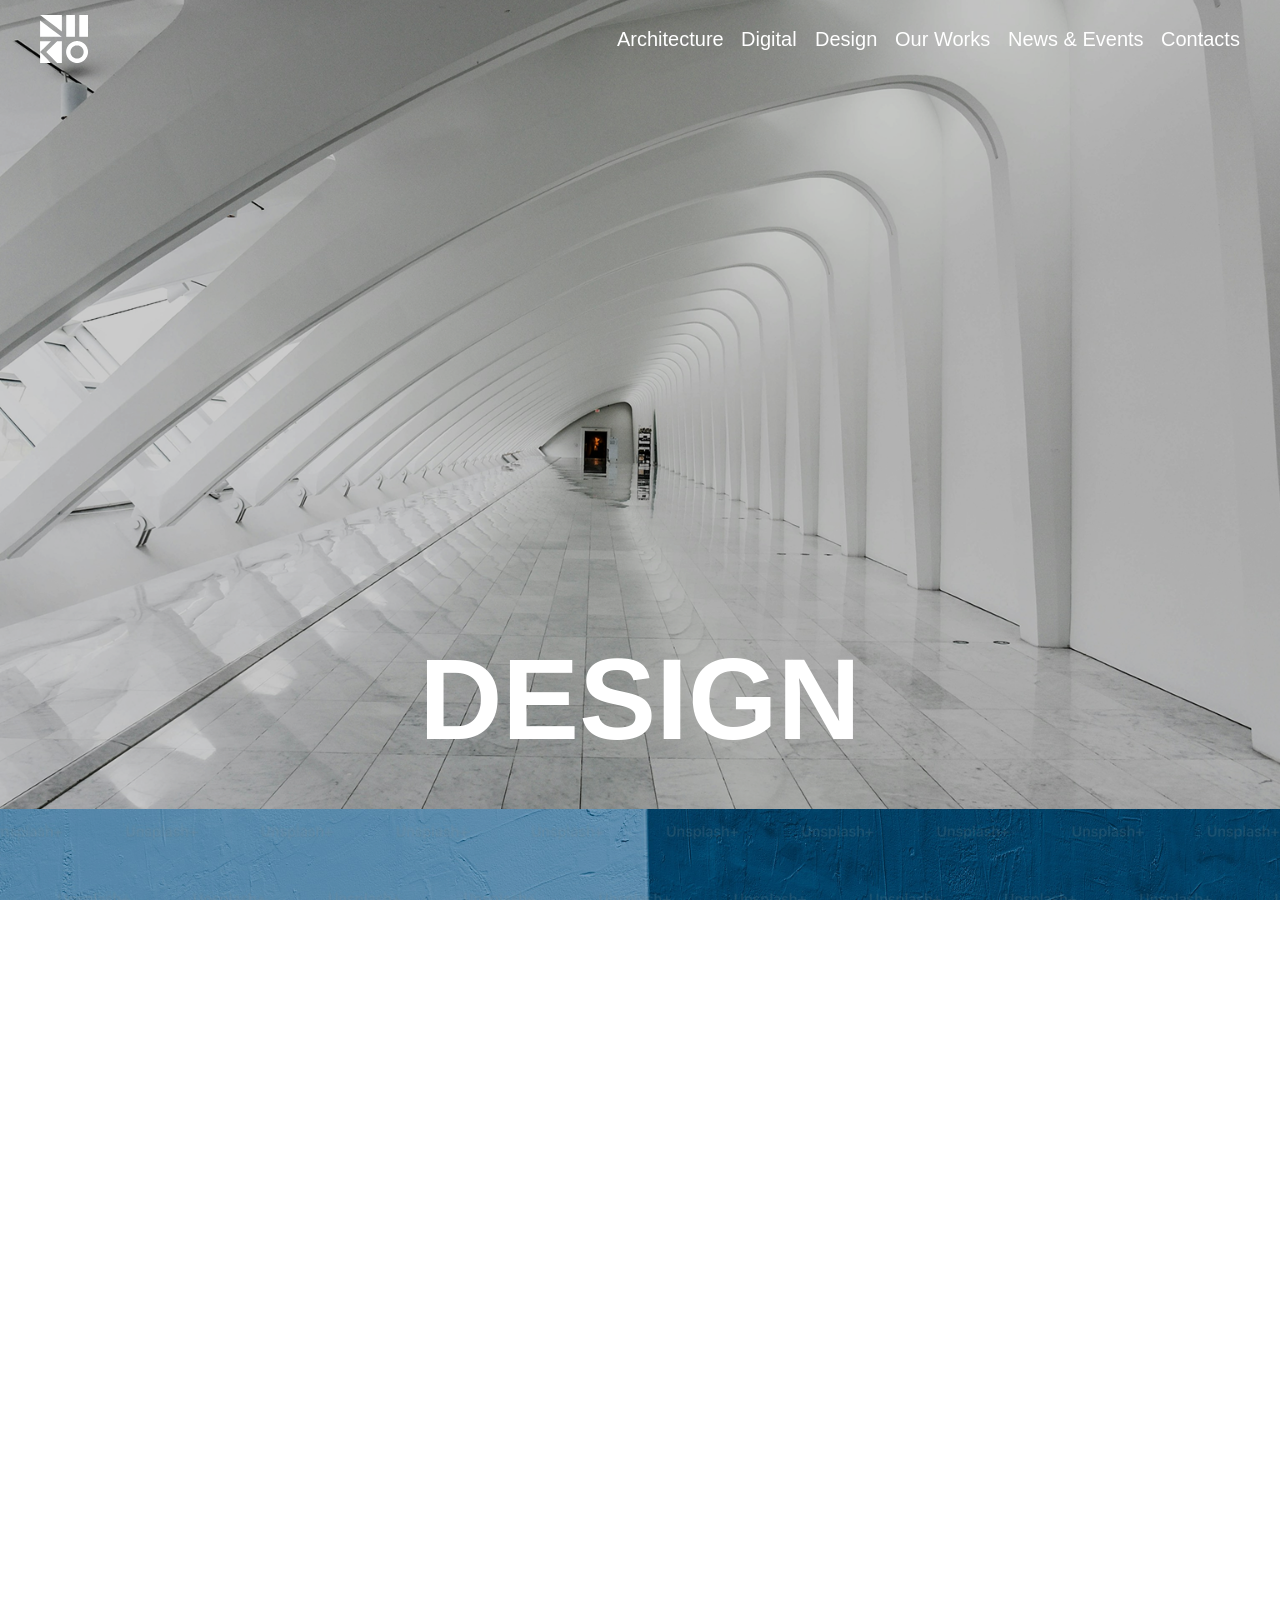
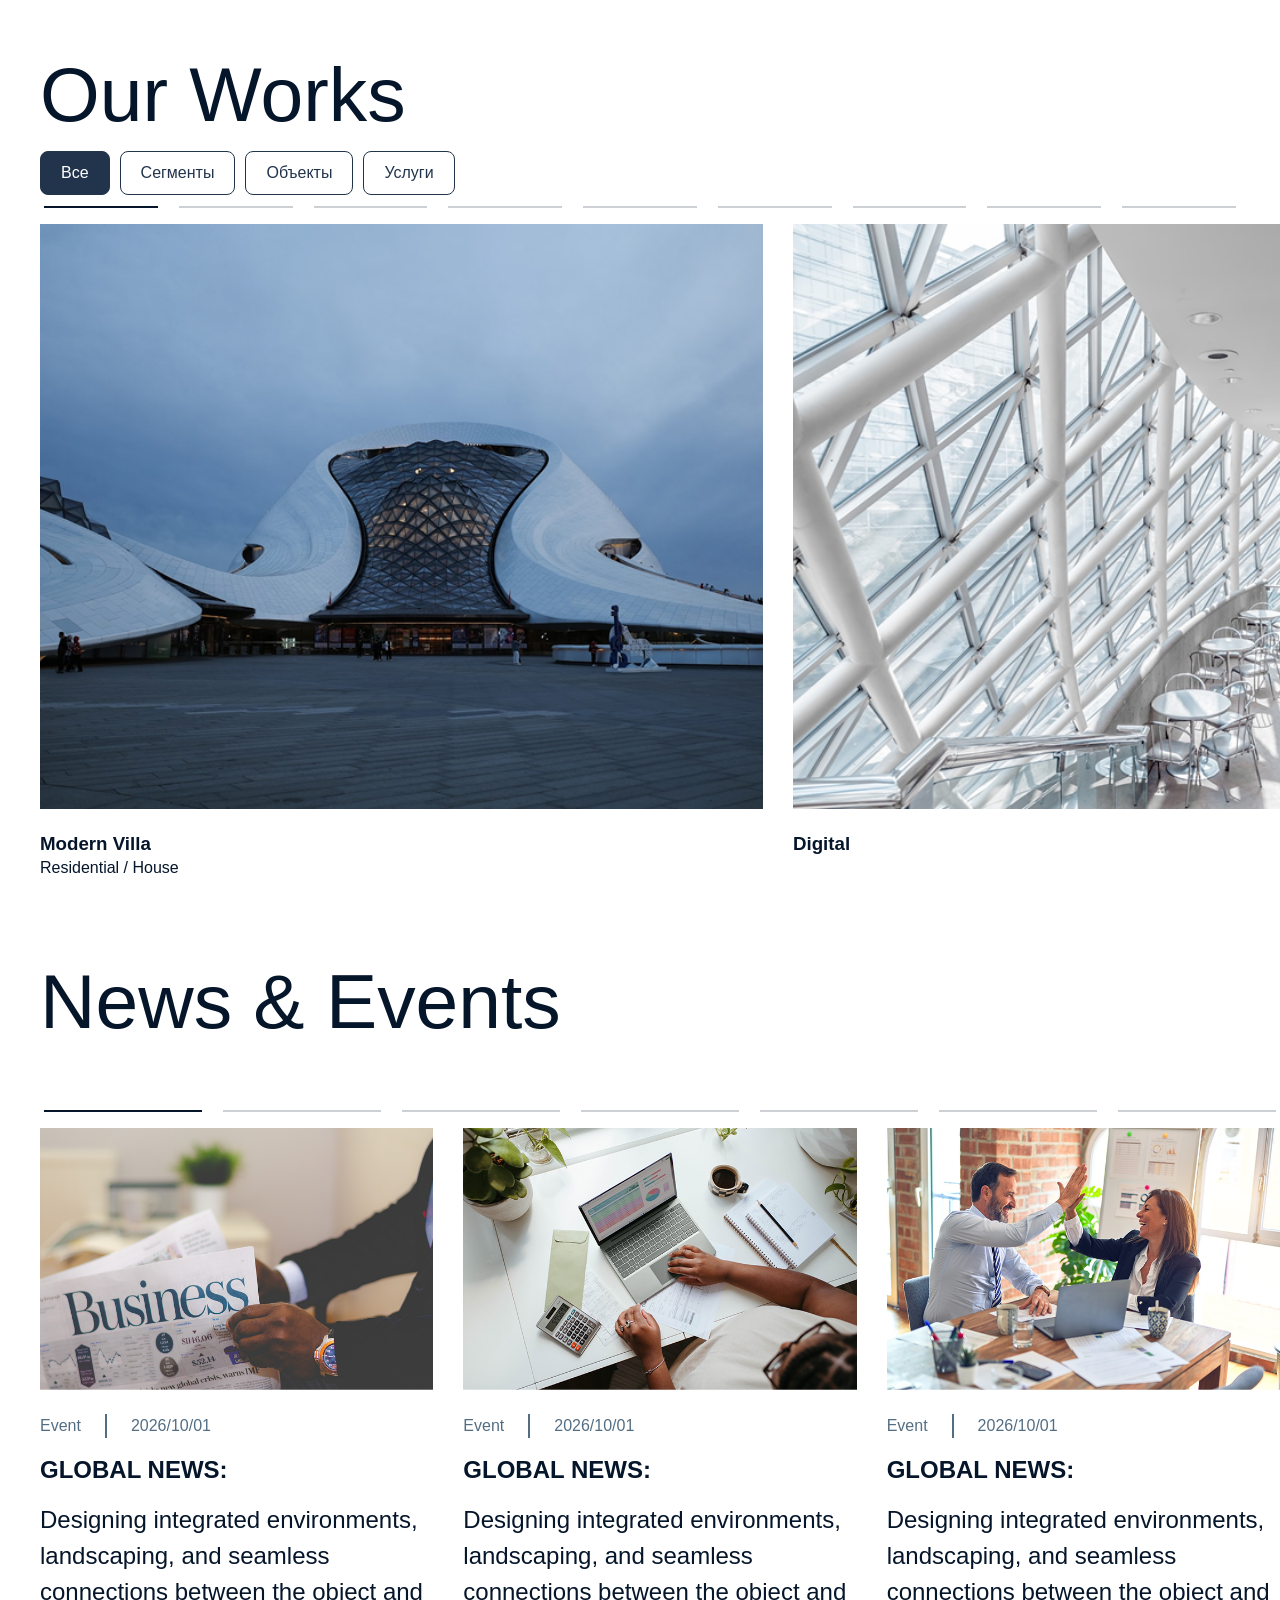
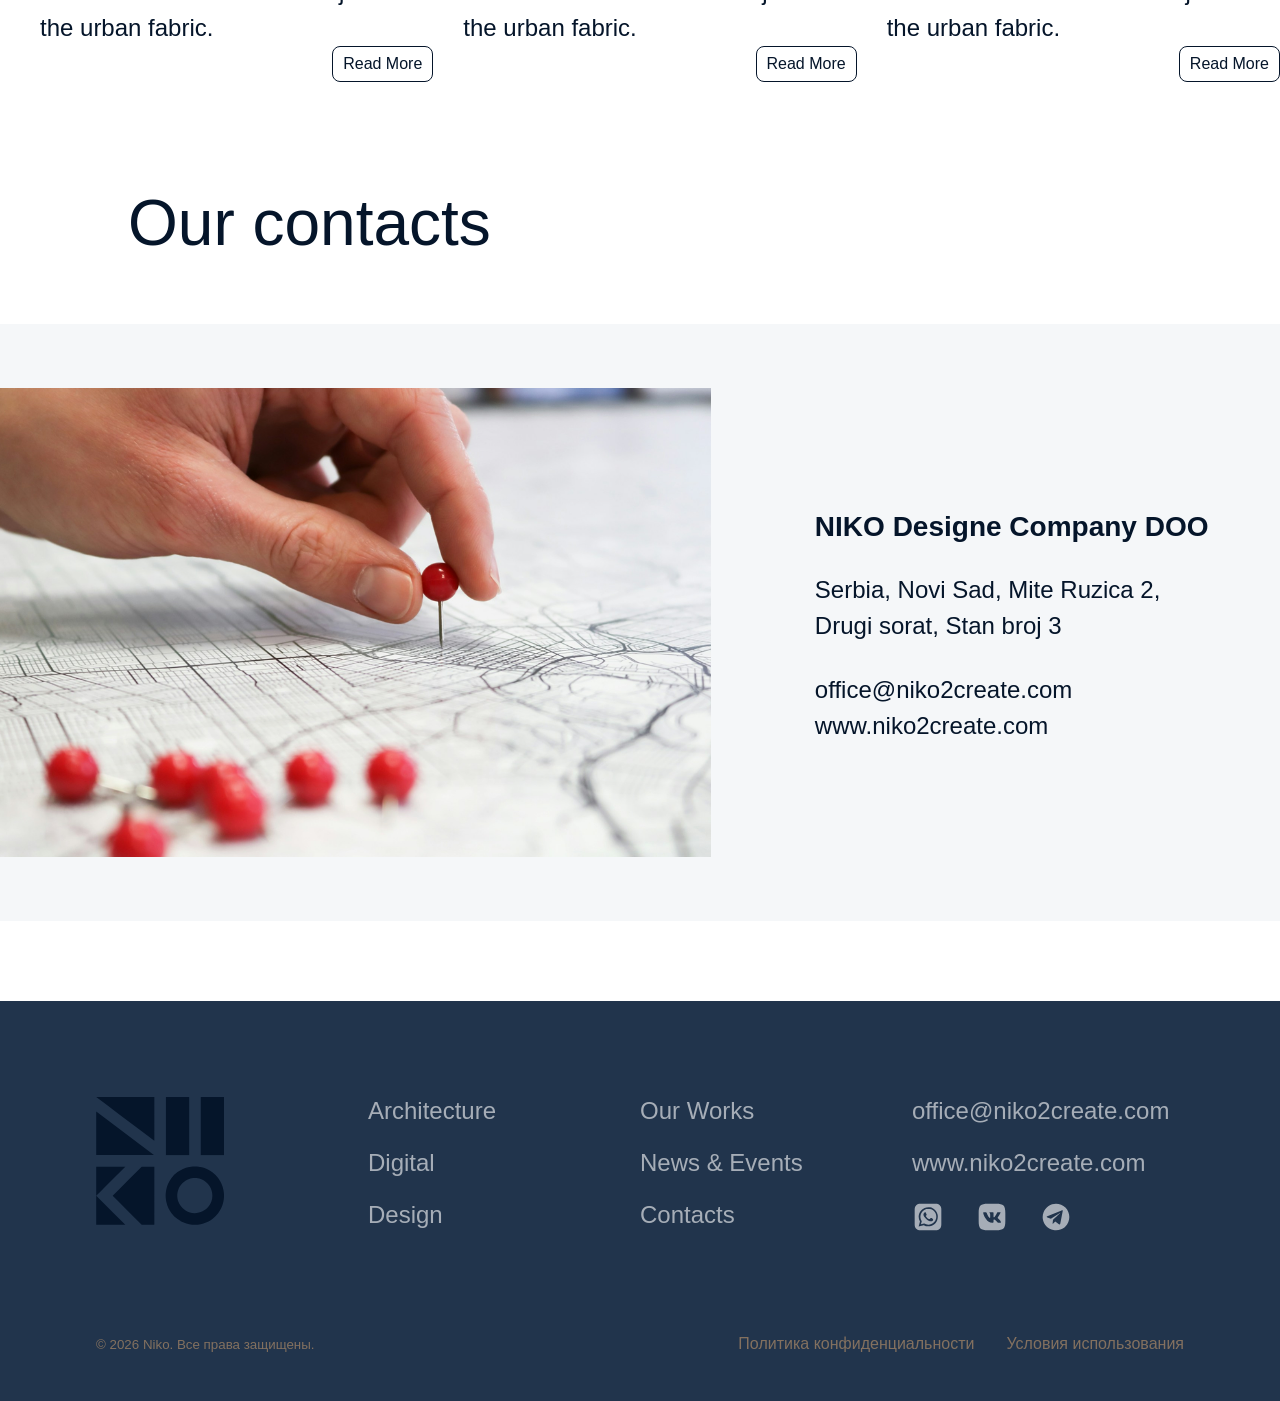
<file: index.html>
<!DOCTYPE html>
<html lang="ru">

<head>
  <meta charset="UTF-8">
  <meta name="viewport" content="width=device-width, initial-scale=1.0">
  <title>Niko12</title>
  <link href="https://fonts.cdnfonts.com/css/neue-haas-grotesk-display-pro" rel="stylesheet">
  <link rel="icon" type="image/x-icon" href="favicon.ico">
  <link rel="stylesheet" href="css/reset.css"> 
  <link rel="stylesheet" href="css/style.css">
  <link rel="stylesheet" href="https://cdn.jsdelivr.net/npm/swiper@11/swiper-bundle.min.css" />
</head>

<body class="home-page">


  <header class="main-header">
    <a href="index.html" class="header-logo-place">
      <svg version="1.1" id="Слой_1" xmlns="http://www.w3.org/2000/svg" xmlns:xlink="http://www.w3.org/1999/xlink"
          x="0px" y="0px" viewBox="0 0 500 500" style="enable-background:new 0 0 500 500;" xml:space="preserve">
          <g>
            <path class="st0" d="M227.8,0.1v171.2l-45.4-34.2v-0.9h-1.1C123.4,92.6,58.8,43.9,0.9,0.3V0.1H227.8z" />
            <rect x="273.2" y="0.1" class="st0" width="90.7" height="226.8" />
            <rect x="409.3" y="0.1" class="st0" width="90.7" height="226.8" />
            <polygon class="st0" points="46.3,90.9 46.3,91.3 45.7,90.9 	" />
            <polygon class="st0" points="46.3,90.9 46.3,91.3 45.7,90.9 	" />
            <polygon class="st0" points="182.4,136.2 182.4,137.1 181.3,136.2 	" />
            <path class="st0" d="M226.3,227H0.9V57.1C74.1,112.3,153.2,171.9,226.3,227z" />
            <polygon class="st0" points="114.4,272.3 33,353.7 23.6,363.1 0.9,385.8 0.9,272.3 	" />
            <polygon class="st0" points="114.4,499.2 0.9,499.2 0.9,385.8 69,453.8 91.7,476.5 	" />
            <polygon class="st0" points="227.8,272.3 227.8,499.2 178.5,499.2 137.1,457.7 133.2,453.8 87.8,408.4 65.1,385.8 87.8,363.1 
       91.7,359.2 133.1,317.7 178.5,272.3 	" />
            <path class="st0" d="M497.8,363.1c-3.3-16.7-10.2-32.1-20-45.4c-6.5-8.9-14.4-16.8-23.2-23.5c-13.2-10-28.6-17.1-45.4-20.6
       c-2.6-0.5-5.2-1-7.8-1.3c-5-0.7-10.2-1-15.4-1c-5.2,0-10.4,0.4-15.4,1c-2.3,0.3-4.5,0.7-6.8,1.1c-16.7,3.3-32.2,10.3-45.4,20
       c-9.3,6.8-17.4,15-24.2,24.2c-9.8,13.2-16.7,28.6-20,45.4c-0.4,2.2-0.8,4.4-1.1,6.7c-0.7,5.1-1.1,10.2-1.1,15.5s0.4,10.4,1.1,15.5
       c0.3,2.6,0.8,5.2,1.3,7.7c3.5,16.8,10.6,32.2,20.6,45.4c6.7,8.8,14.6,16.6,23.5,23.2c13.2,9.8,28.6,16.7,45.4,20
       c7.2,1.4,14.6,2.2,22.2,2.2c8,0,15.7-0.8,23.2-2.4c16.8-3.5,32.2-10.6,45.4-20.6c8.5-6.4,16-13.9,22.4-22.4
       c10-13.2,17.1-28.6,20.6-45.4c1.6-7.5,2.4-15.3,2.4-23.2C500,377.6,499.3,370.2,497.8,363.1z M450.6,408.4
       c-6.9,19.2-22.1,34.4-41.3,41.3c-7.2,2.6-15.1,4.1-23.2,4.1c-7.8,0-15.2-1.3-22.2-3.7c-19.7-6.7-35.3-22.2-42.4-41.7
       c-1.3-3.6-2.3-7.3-3-11.2c-0.7-3.9-1.1-7.9-1.1-12c0-4.1,0.4-8.1,1.1-12c0.6-3.5,1.5-6.8,2.6-10.1c6.9-20,22.7-35.9,42.8-42.8
       c3.3-1.1,6.7-2,10.1-2.6c3.9-0.7,7.9-1.1,12-1.1s8.1,0.4,12,1.1c3.9,0.7,7.6,1.7,11.2,3c19.5,7,35,22.7,41.7,42.4
       c2.4,7,3.7,14.4,3.7,22.2C454.6,393.4,453.2,401.2,450.6,408.4z" />
          </g>
        </svg>
    </a>
    <nav class="main-nav">
      <!-- <div class="header-logo" ><img src="images/w.ai4.svg"></div>  -->
      <ul class="menu-list">
        <a href="architecture.html" class="nav-link">Architecture</a>
        <a href="digital.html" class="nav-link">Digital</a>
        <a href="design.html" class="nav-link">Design</a>
        <a href="#works" class="nav-link">Our Works</a>
        <a href="#news" class="nav-link">News & Events</a>
        <a href="#contacts" class="nav-link">Contacts</a>
      </ul>
    </nav>

    <div class="mobile-burger" id="burger">
    <!-- Кнопка Бургер -->
      <span></span>
      <span></span>
      <span></span>
    </div>

    <!-- Полноэкранное мобильное меню -->
    <div class="mobile-menu" id="mobileMenu">
      <nav class="mobile-nav">
        <a href="architecture.html" class="mobile-link">Architecture</a>
        <a href="digital.html" class="mobile-link">Digital</a>
        <a href="design.html" class="mobile-link">Design</a>
        <a href="#works" class="mobile-link">Our Works</a>
        <a href="#news" class="mobile-link">News & Events</a>
        <a href="#contacts" class="mobile-link">Contacts</a>
      </nav>
    </div>
  </header>
  <div class="slider" id="mainSlider">
    <!-- Слайд 1 -->
    <section class="slide" id="slide-1">
      <div class="image-container"><img src="images/228.png" alt=""></div>

      <!-- <img class="logo-primer" src="images/w.ai4.svg" width="300" height="300" alt="">  -->
      <div class="logo-box">
        <img class="logo-parti logo-parti--1" src="images/svg/delta-1.svg">
        <img class="logo-parti logo-parti--2" src="images/svg/delta-2.svg">
        <img class="logo-parti logo-parti--3" src="images/svg/palka-1.svg">
        <img class="logo-parti logo-parti--4" src="images/svg/palka-2.svg">
        <img class="logo-parti logo-parti--5" src="images/svg/small-delta-1.svg">
        <img class="logo-parti logo-parti--6" src="images/svg/small-delta-2.svg">
        <img class="logo-parti logo-parti--7" src="images/svg/naus.svg">
        <img class="logo-parti logo-parti--8" src="images/svg/circle.svg">
      </div>
      <div class="cube-viewport">
        <div class="cube" id="hero-cube">
          <div class="side side--1 front active-side">
            <div class="side-image">
              <svg version="1.1" id="Слой_1" xmlns="http://www.w3.org/2000/svg" xmlns:xlink="http://www.w3.org/1999/xlink"
                x="0px" y="0px" viewBox="0 0 500 500" style="enable-background:new 0 0 500 500;" xml:space="preserve">
                <g>
                  <path class="st0" d="M227.8,0.1v171.2l-45.4-34.2v-0.9h-1.1C123.4,92.6,58.8,43.9,0.9,0.3V0.1H227.8z" />
                  <rect x="273.2" y="0.1" class="st0" width="90.7" height="226.8" />
                  <rect x="409.3" y="0.1" class="st0" width="90.7" height="226.8" />
                  <polygon class="st0" points="46.3,90.9 46.3,91.3 45.7,90.9 	" />
                  <polygon class="st0" points="46.3,90.9 46.3,91.3 45.7,90.9 	" />
                  <polygon class="st0" points="182.4,136.2 182.4,137.1 181.3,136.2 	" />
                  <path class="st0" d="M226.3,227H0.9V57.1C74.1,112.3,153.2,171.9,226.3,227z" />
                  <polygon class="st0" points="114.4,272.3 33,353.7 23.6,363.1 0.9,385.8 0.9,272.3 	" />
                  <polygon class="st0" points="114.4,499.2 0.9,499.2 0.9,385.8 69,453.8 91.7,476.5 	" />
                  <polygon class="st0" points="227.8,272.3 227.8,499.2 178.5,499.2 137.1,457.7 133.2,453.8 87.8,408.4 65.1,385.8 87.8,363.1 
               91.7,359.2 133.1,317.7 178.5,272.3 	" />
                  <path class="st0" d="M497.8,363.1c-3.3-16.7-10.2-32.1-20-45.4c-6.5-8.9-14.4-16.8-23.2-23.5c-13.2-10-28.6-17.1-45.4-20.6
               c-2.6-0.5-5.2-1-7.8-1.3c-5-0.7-10.2-1-15.4-1c-5.2,0-10.4,0.4-15.4,1c-2.3,0.3-4.5,0.7-6.8,1.1c-16.7,3.3-32.2,10.3-45.4,20
               c-9.3,6.8-17.4,15-24.2,24.2c-9.8,13.2-16.7,28.6-20,45.4c-0.4,2.2-0.8,4.4-1.1,6.7c-0.7,5.1-1.1,10.2-1.1,15.5s0.4,10.4,1.1,15.5
               c0.3,2.6,0.8,5.2,1.3,7.7c3.5,16.8,10.6,32.2,20.6,45.4c6.7,8.8,14.6,16.6,23.5,23.2c13.2,9.8,28.6,16.7,45.4,20
               c7.2,1.4,14.6,2.2,22.2,2.2c8,0,15.7-0.8,23.2-2.4c16.8-3.5,32.2-10.6,45.4-20.6c8.5-6.4,16-13.9,22.4-22.4
               c10-13.2,17.1-28.6,20.6-45.4c1.6-7.5,2.4-15.3,2.4-23.2C500,377.6,499.3,370.2,497.8,363.1z M450.6,408.4
               c-6.9,19.2-22.1,34.4-41.3,41.3c-7.2,2.6-15.1,4.1-23.2,4.1c-7.8,0-15.2-1.3-22.2-3.7c-19.7-6.7-35.3-22.2-42.4-41.7
               c-1.3-3.6-2.3-7.3-3-11.2c-0.7-3.9-1.1-7.9-1.1-12c0-4.1,0.4-8.1,1.1-12c0.6-3.5,1.5-6.8,2.6-10.1c6.9-20,22.7-35.9,42.8-42.8
               c3.3-1.1,6.7-2,10.1-2.6c3.9-0.7,7.9-1.1,12-1.1s8.1,0.4,12,1.1c3.9,0.7,7.6,1.7,11.2,3c19.5,7,35,22.7,41.7,42.4
               c2.4,7,3.7,14.4,3.7,22.2C454.6,393.4,453.2,401.2,450.6,408.4z" />
                </g>
              </svg>
            </div>
          </div>
          <div class="side side--2 top">
    
            <div class="side-title">NIKO</div>
          </div>
          <div class="side side--3 back">
            <div class="side-image">
              <svg version="1.1" id="Слой_2" xmlns="http://www.w3.org/2000/svg" xmlns:xlink="http://www.w3.org/1999/xlink"
                x="0px" y="0px" viewBox="0 0 500 500" style="enable-background:new 0 0 500 500;" xml:space="preserve">
                <g>
                  <path class="st0" d="M227.8,0.1v171.2l-45.4-34.2v-0.9h-1.1C123.4,92.6,58.8,43.9,0.9,0.3V0.1H227.8z" />
                  <rect x="273.2" y="0.1" class="st0" width="90.7" height="226.8" />
                  <rect x="409.3" y="0.1" class="st0" width="90.7" height="226.8" />
                  <polygon class="st0" points="46.3,90.9 46.3,91.3 45.7,90.9 	" />
                  <polygon class="st0" points="46.3,90.9 46.3,91.3 45.7,90.9 	" />
                  <polygon class="st0" points="182.4,136.2 182.4,137.1 181.3,136.2 	" />
                  <path class="st0" d="M226.3,227H0.9V57.1C74.1,112.3,153.2,171.9,226.3,227z" />
                  <polygon class="st0" points="114.4,272.3 33,353.7 23.6,363.1 0.9,385.8 0.9,272.3 	" />
                  <polygon class="st0" points="114.4,499.2 0.9,499.2 0.9,385.8 69,453.8 91.7,476.5 	" />
                  <polygon class="st0" points="227.8,272.3 227.8,499.2 178.5,499.2 137.1,457.7 133.2,453.8 87.8,408.4 65.1,385.8 87.8,363.1 
               91.7,359.2 133.1,317.7 178.5,272.3 	" />
                  <path class="st0" d="M497.8,363.1c-3.3-16.7-10.2-32.1-20-45.4c-6.5-8.9-14.4-16.8-23.2-23.5c-13.2-10-28.6-17.1-45.4-20.6
               c-2.6-0.5-5.2-1-7.8-1.3c-5-0.7-10.2-1-15.4-1c-5.2,0-10.4,0.4-15.4,1c-2.3,0.3-4.5,0.7-6.8,1.1c-16.7,3.3-32.2,10.3-45.4,20
               c-9.3,6.8-17.4,15-24.2,24.2c-9.8,13.2-16.7,28.6-20,45.4c-0.4,2.2-0.8,4.4-1.1,6.7c-0.7,5.1-1.1,10.2-1.1,15.5s0.4,10.4,1.1,15.5
               c0.3,2.6,0.8,5.2,1.3,7.7c3.5,16.8,10.6,32.2,20.6,45.4c6.7,8.8,14.6,16.6,23.5,23.2c13.2,9.8,28.6,16.7,45.4,20
               c7.2,1.4,14.6,2.2,22.2,2.2c8,0,15.7-0.8,23.2-2.4c16.8-3.5,32.2-10.6,45.4-20.6c8.5-6.4,16-13.9,22.4-22.4
               c10-13.2,17.1-28.6,20.6-45.4c1.6-7.5,2.4-15.3,2.4-23.2C500,377.6,499.3,370.2,497.8,363.1z M450.6,408.4
               c-6.9,19.2-22.1,34.4-41.3,41.3c-7.2,2.6-15.1,4.1-23.2,4.1c-7.8,0-15.2-1.3-22.2-3.7c-19.7-6.7-35.3-22.2-42.4-41.7
               c-1.3-3.6-2.3-7.3-3-11.2c-0.7-3.9-1.1-7.9-1.1-12c0-4.1,0.4-8.1,1.1-12c0.6-3.5,1.5-6.8,2.6-10.1c6.9-20,22.7-35.9,42.8-42.8
               c3.3-1.1,6.7-2,10.1-2.6c3.9-0.7,7.9-1.1,12-1.1s8.1,0.4,12,1.1c3.9,0.7,7.6,1.7,11.2,3c19.5,7,35,22.7,41.7,42.4
               c2.4,7,3.7,14.4,3.7,22.2C454.6,393.4,453.2,401.2,450.6,408.4z" />
                </g>
              </svg>
            </div>
          </div>
          <div class="side side--4 bottom">
            <div class="side-title">NIKO</div>
    
          </div>
        </div>
      </div>
    </section>

    <!-- Слайд 2 -->
    <section class="slide" id="slide-2">
      <div class="image-container"><img src="images/231.png" alt=""></div>

      <div class="slide-content">
        <h2 class="reveal-text"><a href="architecture.html">Architecture</a></h2>
      </div>
    </section>
    <!-- Слайд 3 -->
    <section class="slide" id="slide-3">
      <div class="image-container"><img src="images/232.png" alt=""></div>
      <div class="slide-content slide-content--end">
        <h2 class="reveal-text"><a href="/">Digital</a></h2>
      </div>
    </section>
    <!-- Слайд 4 -->
    <section class="slide" id="slide-4">
      <div class="image-container"><img src="images/227.png" alt=""></div>

      <div class="slide-content">
        <h2 class="reveal-text"><a href="/">Design</a></h2>
      </div>
    </section>

    <section class="slide" id="slide-5">
      <div class="image-container"><img src="images/229.png" alt=""></div>

      <div class="slide-content slide-content--5">
        <h2 class="reveal-text--5">We define <br>the essence <br>of form and space</h2>
        <!-- <div class="slide-content__links">
          <a class="slide-content__link slide-content__link--1" href="/">Architecture</a>
          <a class="slide-content__link slide-content__link--2" href="/">Digital</a>
          <a class="slide-content__link slide-content__link--3" href="/">Design</a>
        </div> -->
      </div>
    </section>
  </div>
  <div id="content-wrapper">
    <section class="projects-section" id="works">
      <h2 class="projects-title">Our Works</h2>
      <div class="filter-simple">
        <button class="filter-btn active" data-filter="all">Все</button>
        <button class="filter-btn" data-filter="segment">Сегменты</button>
        <button class="filter-btn" data-filter="object">Объекты</button>
        <button class="filter-btn" data-filter="service">Услуги</button>
      </div>

      <!-- 1. ПУСТОЙ КОНТЕЙНЕР ДЛЯ SWIPER -->
 
  <!-- Добавляем пагинацию -->
  <div class="projects-pagination"></div>
    
   
  <div class="projects-container swiper">
    <div class="swiper-wrapper" id="projects-wrapper">
      <!-- Сюда JS будет копировать карточки -->
    </div>
  </div>

  <div id="source-projects" style="display: none;">
        <!-- У каждой карточки теперь только ОДНА основная категория -->
        <div class="project-item" data-type="segment"><img src="images/work10.png" alt="">
          <div class="project-info">
            <h3>Architecture</h3>

          </div>
        </div>
        <div class="project-item" data-type="segment"><img src="images/work12.png" alt="">
          <div class="project-info">
            <h3>Digital</h3>

          </div>
        </div>
        <div class="project-item" data-type="segment"><img src="images/work8.png" alt="">
          <div class="project-info">
            <h3>Design</h3>

          </div>
        </div>
        <div class="project-item" data-type="object"><img src="images/work6.png" alt="">
          <div class="project-info">
            <h3>Modern Villa</h3>
            <p>Residential / House</p>
          </div>
        </div>
        <div class="project-item" data-type="object"><img src="images/work16.png" alt="">
          <div class="project-info">
            <h3>Modern Villa</h3>
            <p>Residential / House</p>
          </div>
        </div>
        <div class="project-item" data-type="object"><img src="images/work11.png" alt="">
          <div class="project-info">
            <h3>Modern Villa</h3>
            <p>Residential / House</p>
          </div>
        </div>
        <div class="project-item" data-type="service"><img src="images/228.png" alt="">
          <div class="project-info">
            <h3>Modern Villa</h3>
            <p>Residential / House</p>
          </div>
        </div>
        <div class="project-item" data-type="service"><img src="images/229.png" alt="">
          <div class="project-info">
            <h3>Modern Villa</h3>
            <p>Residential / House</p>
          </div>
        </div>
        <div class="project-item" data-type="service"><img src="images/231.png" alt="">
          <div class="project-info">
            <h3>Modern Villa</h3>
            <p>Residential / House</p>
          </div>
        </div>
      </div>
    </section>
    <section class="news-section" id="news">
      <h2 class="news-title">News & Events</h2>
      <!-- Оболочка Swiper -->
      <div class="news-pagination"></div>
      <div class="news-container swiper">
        <div class="swiper-wrapper">
          <div class="swiper-slide">
          <a class="news-link" href="#">
            <img class="news-image" src="images/news1.png"  alt="">
            <div class="news-content">
              <em class="cats">
                Event
                <span class="cats-sep"></span>
                2026/10/01
              </em>
              <h3 class="news-subtitle">global news:</h3>
              <p>Designing integrated environments, landscaping, and seamless connections between the object and the urban
                fabric.</p>
              <span class="readmore">
                Read more
              </span>
            </div>
          </a>
          </div>
          <div class="swiper-slide">
          <a class="news-link" href="#">
            <img class="news-image" src="images/news2.png" width="706" height="470" alt="">
            <div class="news-content">
              <em class="cats">
                Event
                <span class="cats-sep"></span>
                2026/10/01
              </em>
              <h3 class="news-subtitle">global news:</h3>
              <p>Designing integrated environments, landscaping, and seamless connections between the object and the urban
                fabric.</p>
              <span class="readmore">
                Read more
              </span>
            </div>
          </a>
          </div>
          <div class="swiper-slide">
          <a class="news-link" href="#">
            <img class="news-image" src="images/news3.png" width="706" height="470" alt="">
            <div class="news-content">
              <em class="cats">
                Event
                <span class="cats-sep"></span>
                2026/10/01
              </em>
              <h3 class="news-subtitle">global news:</h3>
              <p>Designing integrated environments, landscaping, and seamless connections between the object and the urban
                fabric.</p>
              <span class="readmore">
                Read more
              </span>
            </div>
          </a>
          </div>
          <div class="swiper-slide">
          <a class="news-link" href="#">
            <img class="news-image" src="images/news4.png" width="706" height="470" alt="">
            <div class="news-content">
              <em class="cats">
                Event
                <span class="cats-sep"></span>
                2026/10/01
              </em>
              <h3 class="news-subtitle">global news:</h3>
              <p>Designing integrated environments, landscaping, and seamless connections between the object and the urban
                fabric.</p>
              <span class="readmore">
                Read more
              </span>
            </div>
          </a>
          </div>
          <div class="swiper-slide">
          <a class="news-link" href="#">
            <img class="news-image" src="images/news1.png" width="706" height="470" alt="">
            <div class="news-content">
              <em class="cats">
                Event
                <span class="cats-sep"></span>
                2026/10/01
              </em>
              <h3 class="news-subtitle">global news:</h3>
              <p>Designing integrated environments, landscaping, and seamless connections between the object and the urban
                fabric.</p>
              <span class="readmore">
                Read more
              </span>
            </div>
          </a>
          </div>
          <div class="swiper-slide">
          <a class="news-link" href="#">
            <img class="news-image" src="images/news2.png" width="706" height="470" alt="">
            <div class="news-content">
              <em class="cats">
                Event
                <span class="cats-sep"></span>
                2026/10/01
              </em>
              <h3 class="news-subtitle">global news:</h3>
              <p>Designing integrated environments, landscaping, and seamless connections between the object and the urban
                fabric.</p>
              <span class="readmore">
                Read more
              </span>
            </div>
          </a>
          </div>
          <div class="swiper-slide">
          <a class="news-link" href="#">
            <img class="news-image" src="images/news3.png" width="706" height="470" alt="">
            <div class="news-content">
              <em class="cats">
                Event
                <span class="cats-sep"></span>
                2026/10/01
              </em>
              <h3 class="news-subtitle">global news:</h3>
              <p>Designing integrated environments, landscaping, and seamless connections between the object and the urban
                fabric.</p>
              <span class="readmore">
                Read more
              </span>
            </div>
          </a>
          </div>
          <div class="swiper-slide">
          <a class="news-link" href="#">
            <img class="news-image" src="images/news4.png" width="706" height="470" alt="">
            <div class="news-content">
              <em class="cats">
                Event
                <span class="cats-sep"></span>
                2026/10/01
              </em>
              <h3 class="news-subtitle">global news:</h3>
              <p>Designing integrated environments, landscaping, and seamless connections between the object and the urban
                fabric.</p>
              <span class="readmore">
                Read more
              </span>
            </div>
          </a>
          </div>
          <div class="swiper-slide">
          <a class="news-link" href="#">
            <img class="news-image" src="images/news1.png" width="706" height="470" alt="">
            <div class="news-content">
              <em class="cats">
                Event
                <span class="cats-sep"></span>
                2026/10/01
              </em>
              <h3 class="news-subtitle">global news:</h3>
              <p>Designing integrated environments, landscaping, and seamless connections between the object and the urban
                fabric.</p>
              <span class="readmore">
                Read more
              </span>
            </div>
          </a>
          </div>
        </div>
      </div>
    </section>
    <section class="contacts" id="contacts">
      <h2 class="contacts__title">Our contacts</h2>
      <div class="contacts__wrapper">
        <img class="contacts__image" src="images/contacts.png" alt="">
        <div class="contacts-content">
          <h3 class="contacts-content__title">NIKO Designe Company DOO</h3>
          <address class="contacts-content__address">Serbia, Novi Sad, Mite Ruzica 2,<br> Drugi sorat, Stan broj 3</address>
          <a class="contacts-content__email" href="mailto:office@niko2create.com">office@niko2create.com</a>
          <a class="contacts-content__link" href="www.niko2create.com">www.niko2create.com</a>
        </div>
      </div>
    </section>
  </div>
  <footer class="footer">
    <div class="footer__body">
      <div class="footer__col">
        <a class="footer__logo" href="index.html">
          <svg version="1.1" id="Слой_1" xmlns="http://www.w3.org/2000/svg" xmlns:xlink="http://www.w3.org/1999/xlink"
          x="0px" y="0px" viewBox="0 0 500 500" style="enable-background:new 0 0 500 500;" xml:space="preserve">
          <g>
            <path class="st0" d="M227.8,0.1v171.2l-45.4-34.2v-0.9h-1.1C123.4,92.6,58.8,43.9,0.9,0.3V0.1H227.8z" />
            <rect x="273.2" y="0.1" class="st0" width="90.7" height="226.8" />
            <rect x="409.3" y="0.1" class="st0" width="90.7" height="226.8" />
            <polygon class="st0" points="46.3,90.9 46.3,91.3 45.7,90.9 	" />
            <polygon class="st0" points="46.3,90.9 46.3,91.3 45.7,90.9 	" />
            <polygon class="st0" points="182.4,136.2 182.4,137.1 181.3,136.2 	" />
            <path class="st0" d="M226.3,227H0.9V57.1C74.1,112.3,153.2,171.9,226.3,227z" />
            <polygon class="st0" points="114.4,272.3 33,353.7 23.6,363.1 0.9,385.8 0.9,272.3 	" />
            <polygon class="st0" points="114.4,499.2 0.9,499.2 0.9,385.8 69,453.8 91.7,476.5 	" />
            <polygon class="st0" points="227.8,272.3 227.8,499.2 178.5,499.2 137.1,457.7 133.2,453.8 87.8,408.4 65.1,385.8 87.8,363.1 
       91.7,359.2 133.1,317.7 178.5,272.3 	" />
            <path class="st0" d="M497.8,363.1c-3.3-16.7-10.2-32.1-20-45.4c-6.5-8.9-14.4-16.8-23.2-23.5c-13.2-10-28.6-17.1-45.4-20.6
       c-2.6-0.5-5.2-1-7.8-1.3c-5-0.7-10.2-1-15.4-1c-5.2,0-10.4,0.4-15.4,1c-2.3,0.3-4.5,0.7-6.8,1.1c-16.7,3.3-32.2,10.3-45.4,20
       c-9.3,6.8-17.4,15-24.2,24.2c-9.8,13.2-16.7,28.6-20,45.4c-0.4,2.2-0.8,4.4-1.1,6.7c-0.7,5.1-1.1,10.2-1.1,15.5s0.4,10.4,1.1,15.5
       c0.3,2.6,0.8,5.2,1.3,7.7c3.5,16.8,10.6,32.2,20.6,45.4c6.7,8.8,14.6,16.6,23.5,23.2c13.2,9.8,28.6,16.7,45.4,20
       c7.2,1.4,14.6,2.2,22.2,2.2c8,0,15.7-0.8,23.2-2.4c16.8-3.5,32.2-10.6,45.4-20.6c8.5-6.4,16-13.9,22.4-22.4
       c10-13.2,17.1-28.6,20.6-45.4c1.6-7.5,2.4-15.3,2.4-23.2C500,377.6,499.3,370.2,497.8,363.1z M450.6,408.4
       c-6.9,19.2-22.1,34.4-41.3,41.3c-7.2,2.6-15.1,4.1-23.2,4.1c-7.8,0-15.2-1.3-22.2-3.7c-19.7-6.7-35.3-22.2-42.4-41.7
       c-1.3-3.6-2.3-7.3-3-11.2c-0.7-3.9-1.1-7.9-1.1-12c0-4.1,0.4-8.1,1.1-12c0.6-3.5,1.5-6.8,2.6-10.1c6.9-20,22.7-35.9,42.8-42.8
       c3.3-1.1,6.7-2,10.1-2.6c3.9-0.7,7.9-1.1,12-1.1s8.1,0.4,12,1.1c3.9,0.7,7.6,1.7,11.2,3c19.5,7,35,22.7,41.7,42.4
       c2.4,7,3.7,14.4,3.7,22.2C454.6,393.4,453.2,401.2,450.6,408.4z" />
          </g>
        </svg>
        </a>
      </div>
      <div class="footer__col">
        <ul class="footer__menu-list">
          <li class="footer__menu-item"><a href="architecture.html" class="footer__menu-link">Architecture</a></li>
          <li class="footer__menu-item"><a href="digital.html" class="footer__menu-link">Digital</a></li>
          <li class="footer__menu-item"><a href="design.html" class="footer__menu-link">Design</a></li>
        </ul>
      </div>
      <div class="footer__col">
        <ul class="footer__menu-list">
          <li class="footer__menu-item"><a href="#works" class="footer__menu-link">Our Works</a></li>
          <li class="footer__menu-item"><a href="#news" class="footer__menu-link">News & Events</a></li>
          <li class="footer__menu-item"><a href="#contacts" class="footer__menu-link">Contacts</a></li>
        </ul>
      </div>
      <div class="footer__col">
        <ul class="footer__menu-list">
          <li class="footer__menu-item"><a href="mailto:" class="footer__menu-link">office@niko2create.com</a></li>
          <li class="footer__menu-item"><a href="www.niko2create.com" class="footer__menu-link">www.niko2create.com</a></li>
          <li class="footer__menu-item">
            <ul class="footer__soc1als-list">
              <li class="footer__soc1als-item">
                <a class="footer__soc1als-link" href="/">
                  <svg width="32" height="32" viewBox="0 0 32 32" fill="none" xmlns="http://www.w3.org/2000/svg">
                    <path d="M29.3332 8.73268C29.3182 8.15745 29.2737 7.58336 29.1998 7.01268C29.1003 6.51285 28.9344 6.02856 28.7065 5.57268C28.4682 5.07816 28.1481 4.62738 27.7598 4.23935C27.368 3.85562 26.918 3.53614 26.4265 3.29268C25.97 3.06927 25.4857 2.90785 24.9865 2.81268C24.4213 2.72801 23.8512 2.67903 23.2798 2.66602H8.73317C8.15793 2.681 7.58384 2.7255 7.01317 2.79935C6.51334 2.89891 6.02905 3.06482 5.57317 3.29268C5.07864 3.531 4.62787 3.85105 4.23984 4.23935C3.85611 4.63123 3.53663 5.08121 3.29317 5.57268C3.06976 6.02917 2.90834 6.51345 2.81317 7.01268C2.7285 7.57793 2.67952 8.14795 2.6665 8.71935C2.6665 8.97268 2.6665 9.33268 2.6665 9.43935V22.5593C2.6665 22.706 2.6665 23.026 2.6665 23.266C2.68149 23.8413 2.72599 24.4153 2.79984 24.986C2.8994 25.4859 3.06531 25.9701 3.29317 26.426C3.53149 26.9205 3.85153 27.3713 4.23984 27.7593C4.63172 28.1431 5.0817 28.4626 5.57317 28.706C6.02966 28.9294 6.51394 29.0909 7.01317 29.186C7.57842 29.2707 8.14843 29.3197 8.71984 29.3327H23.2665C23.8417 29.3177 24.4158 29.2732 24.9865 29.1993C25.4863 29.0998 25.9706 28.9339 26.4265 28.706C26.921 28.4677 27.3718 28.1477 27.7598 27.7593C28.1436 27.3675 28.4631 26.9175 28.7065 26.426C28.9299 25.9695 29.0913 25.4852 29.1865 24.986C29.2712 24.4208 29.3202 23.8508 29.3332 23.2793C29.3332 23.026 29.3332 22.706 29.3332 22.5593V9.43935C29.3332 9.33268 29.3332 8.97268 29.3332 8.73268ZM16.3065 25.3327C14.7053 25.3248 13.132 24.912 11.7332 24.1327L6.6665 25.466L7.99984 20.506C7.13999 19.0613 6.67982 17.4139 6.6665 15.7327C6.67181 13.8432 7.23611 11.9976 8.28832 10.4283C9.34053 8.85895 10.8336 7.63606 12.5795 6.91364C14.3254 6.19122 16.246 6.00158 18.0994 6.3686C19.9529 6.73562 21.6563 7.6429 22.9951 8.97615C24.3339 10.3094 25.2482 12.009 25.623 13.8609C25.9977 15.7128 25.816 17.6342 25.1009 19.3831C24.3857 21.132 23.1691 22.6301 21.6041 23.6888C20.0392 24.7476 18.1959 25.3195 16.3065 25.3327V25.3327ZM16.3065 7.82602C14.8929 7.84219 13.5089 8.23266 12.2952 8.95767C11.0816 9.68267 10.0818 10.7163 9.39757 11.9534C8.71332 13.1904 8.3691 14.5867 8.39995 16.0001C8.4308 17.4134 8.83561 18.7933 9.57317 19.9993L9.75984 20.306L8.95984 23.226L11.9998 22.3993L12.2932 22.5727C13.5059 23.287 14.8857 23.6688 16.2932 23.6793V23.6793C18.4149 23.6793 20.4497 22.8365 21.95 21.3362C23.4503 19.8359 24.2932 17.8011 24.2932 15.6793C24.2932 13.5576 23.4503 11.5228 21.95 10.0225C20.4497 8.5222 18.4149 7.67935 16.2932 7.67935L16.3065 7.82602ZM20.9732 19.186C20.7985 19.4773 20.5647 19.7287 20.2868 19.9239C20.0089 20.1191 19.6931 20.2539 19.3598 20.3193C18.8619 20.4104 18.3492 20.3783 17.8665 20.226C17.4123 20.084 16.9671 19.9148 16.5332 19.7193C14.8848 18.8922 13.4791 17.6519 12.4532 16.1193C11.8957 15.4093 11.5574 14.5521 11.4798 13.6527C11.4719 13.2791 11.5426 12.908 11.6873 12.5634C11.832 12.2189 12.0475 11.9086 12.3198 11.6527C12.4001 11.5617 12.4985 11.4886 12.6087 11.4381C12.719 11.3876 12.8386 11.3607 12.9598 11.3593H13.3332C13.4798 11.3593 13.6798 11.3593 13.8665 11.7727C14.0532 12.186 14.5465 13.426 14.6132 13.546C14.6459 13.61 14.663 13.6808 14.663 13.7527C14.663 13.8245 14.6459 13.8954 14.6132 13.9593C14.5542 14.1042 14.4733 14.2392 14.3732 14.3593C14.2532 14.506 14.1198 14.6793 14.0132 14.786C13.9065 14.8927 13.7732 15.026 13.9065 15.266C14.2693 15.8783 14.7183 16.4351 15.2398 16.9193C15.8077 17.4212 16.457 17.8225 17.1598 18.106C17.3998 18.226 17.5465 18.2127 17.6798 18.106C17.8132 17.9993 18.2798 17.4127 18.4398 17.1727C18.5998 16.9327 18.7598 16.9727 18.9732 17.0527C19.1865 17.1327 20.3732 17.706 20.6132 17.826C20.8532 17.946 20.9998 17.9993 21.0665 18.106C21.1243 18.455 21.0922 18.8129 20.9732 19.146V19.186Z" fill="white" />
                  </svg>
                </a>
              </li>
              <li class="footer__soc1als-item">
                <a class="footer__soc1als-link" href="/">
                  <svg width="32" height="32" viewBox="0 0 32 32" fill="none" xmlns="http://www.w3.org/2000/svg">
                    <path d="M20.0971 2.66602H11.9165C4.44425 2.66602 2.6665 4.44376 2.6665 11.9021V20.0827C2.6665 27.5549 4.43042 29.3327 11.9026 29.3327H20.0832C27.5554 29.3327 29.3332 27.5688 29.3332 20.0965V11.916C29.3332 4.44376 27.5693 2.66602 20.0971 2.66602ZM24.1943 21.6938H22.2498C21.5138 21.6938 21.2915 21.0965 19.9721 19.7771C18.8193 18.666 18.3332 18.5271 18.0415 18.5271C17.6388 18.5271 17.5276 18.6382 17.5276 19.1938V20.9438C17.5276 21.416 17.3748 21.6938 16.1388 21.6938C14.9393 21.6132 13.7761 21.2488 12.745 20.6306C11.7139 20.0125 10.8444 19.1582 10.2082 18.1382C8.69765 16.2581 7.64665 14.0514 7.13876 11.6938C7.13876 11.4021 7.24984 11.1382 7.80542 11.1382H9.74984C10.2498 11.1382 10.4304 11.3604 10.6248 11.8743C11.5693 14.6521 13.1804 17.0688 13.8332 17.0688C14.0832 17.0688 14.1943 16.9577 14.1943 16.3327V13.4715C14.1109 12.166 13.4165 12.0549 13.4165 11.5827C13.4256 11.4581 13.483 11.342 13.5763 11.259C13.6697 11.176 13.7917 11.1327 13.9165 11.1382H16.9721C17.3888 11.1382 17.5276 11.3465 17.5276 11.8465V15.7077C17.5276 16.1243 17.7082 16.2632 17.8332 16.2632C18.0832 16.2632 18.2776 16.1243 18.7359 15.666C19.7208 14.4649 20.5256 13.1268 21.1248 11.6938C21.186 11.5213 21.3019 11.3737 21.4549 11.2733C21.6079 11.173 21.7896 11.1255 21.9721 11.1382H23.9165C24.4998 11.1382 24.6248 11.4299 24.4998 11.8465C23.7923 13.4309 22.917 14.9349 21.8888 16.3327C21.6804 16.6521 21.5971 16.8188 21.8888 17.1938C22.0832 17.4854 22.7638 18.0549 23.2221 18.5965C23.8887 19.2615 24.4423 20.0309 24.8609 20.8743C25.0276 21.416 24.7498 21.6938 24.1943 21.6938V21.6938Z" fill="white" />
                  </svg>
                </a>
              </li>
              <li class="footer__soc1als-item">
                <a class="footer__soc1als-link" href="/">
                  <svg width="32" height="32" viewBox="0 0 32 32" fill="none" xmlns="http://www.w3.org/2000/svg">
                    <path d="M15.9925 2.66602C13.3554 2.66602 10.7776 3.448 8.58492 4.91309C6.39226 6.37817 4.68329 8.46055 3.67413 10.8969C2.66496 13.3333 2.40091 16.0141 2.91538 18.6006C3.42985 21.187 4.69973 23.5627 6.56443 25.4274C8.42913 27.2921 10.8049 28.562 13.3913 29.0765C15.9777 29.591 18.6586 29.3269 21.095 28.3177C23.5313 27.3086 25.6137 25.5996 27.0788 23.407C28.5439 21.2143 29.3259 18.6364 29.3259 15.9993C29.326 14.2484 28.9812 12.5145 28.3112 10.8967C27.6412 9.27899 26.6591 7.80908 25.4209 6.57093C24.1828 5.33279 22.7129 4.35067 21.0951 3.68066C19.4774 3.01065 17.7435 2.66587 15.9925 2.66602V2.66602ZM20.2319 22.8693C20.182 22.9937 20.106 23.1061 20.0092 23.1988C19.9123 23.2915 19.7967 23.3624 19.6702 23.4068C19.5437 23.4512 19.4091 23.468 19.2756 23.4561C19.142 23.4442 19.0126 23.404 18.8959 23.338L15.2763 20.5255L12.9532 22.6687C12.8993 22.7085 12.8363 22.7341 12.7698 22.7432C12.7034 22.7523 12.6358 22.7445 12.5732 22.7206L13.0185 18.736L13.0328 18.7473L13.0419 18.6686C13.0419 18.6686 19.5552 12.7386 19.8206 12.486C20.0892 12.234 20.0006 12.1793 20.0006 12.1793C20.0159 11.8719 19.5185 12.1793 19.5185 12.1793L10.8885 17.7313L7.29453 16.5073C7.29453 16.5073 6.74253 16.3093 6.69053 15.874C6.63587 15.442 7.31252 15.2073 7.31252 15.2073L21.6019 9.53067C21.6019 9.53067 22.7765 9.00731 22.7765 9.87402L20.2319 22.8693Z" fill="white" />
                  </svg>
                </a>
              </li>
            </ul>
          </li>
        </ul>
      </div>
      
    </div>
    <div class="footer__bottom">
      <small class="footer__copy">
        © 2026 Niko. Все права защищены.
      </small>
      <a class="footer__additional" href="#">Политика конфиденциальности</a>
      <a class="footer__additional" href="#">Условия использования</a>
    </div>
  </footer>






  <script src="https://cdn.jsdelivr.net/npm/swiper@11/swiper-bundle.min.js" 
        onload="window.isSwiperReady = true; if(window.initMySite) window.initMySite();">
</script>
  <script src="js/main.js"></script>
  <script src="js/common.js"></script>
</body>

</html>
</file>
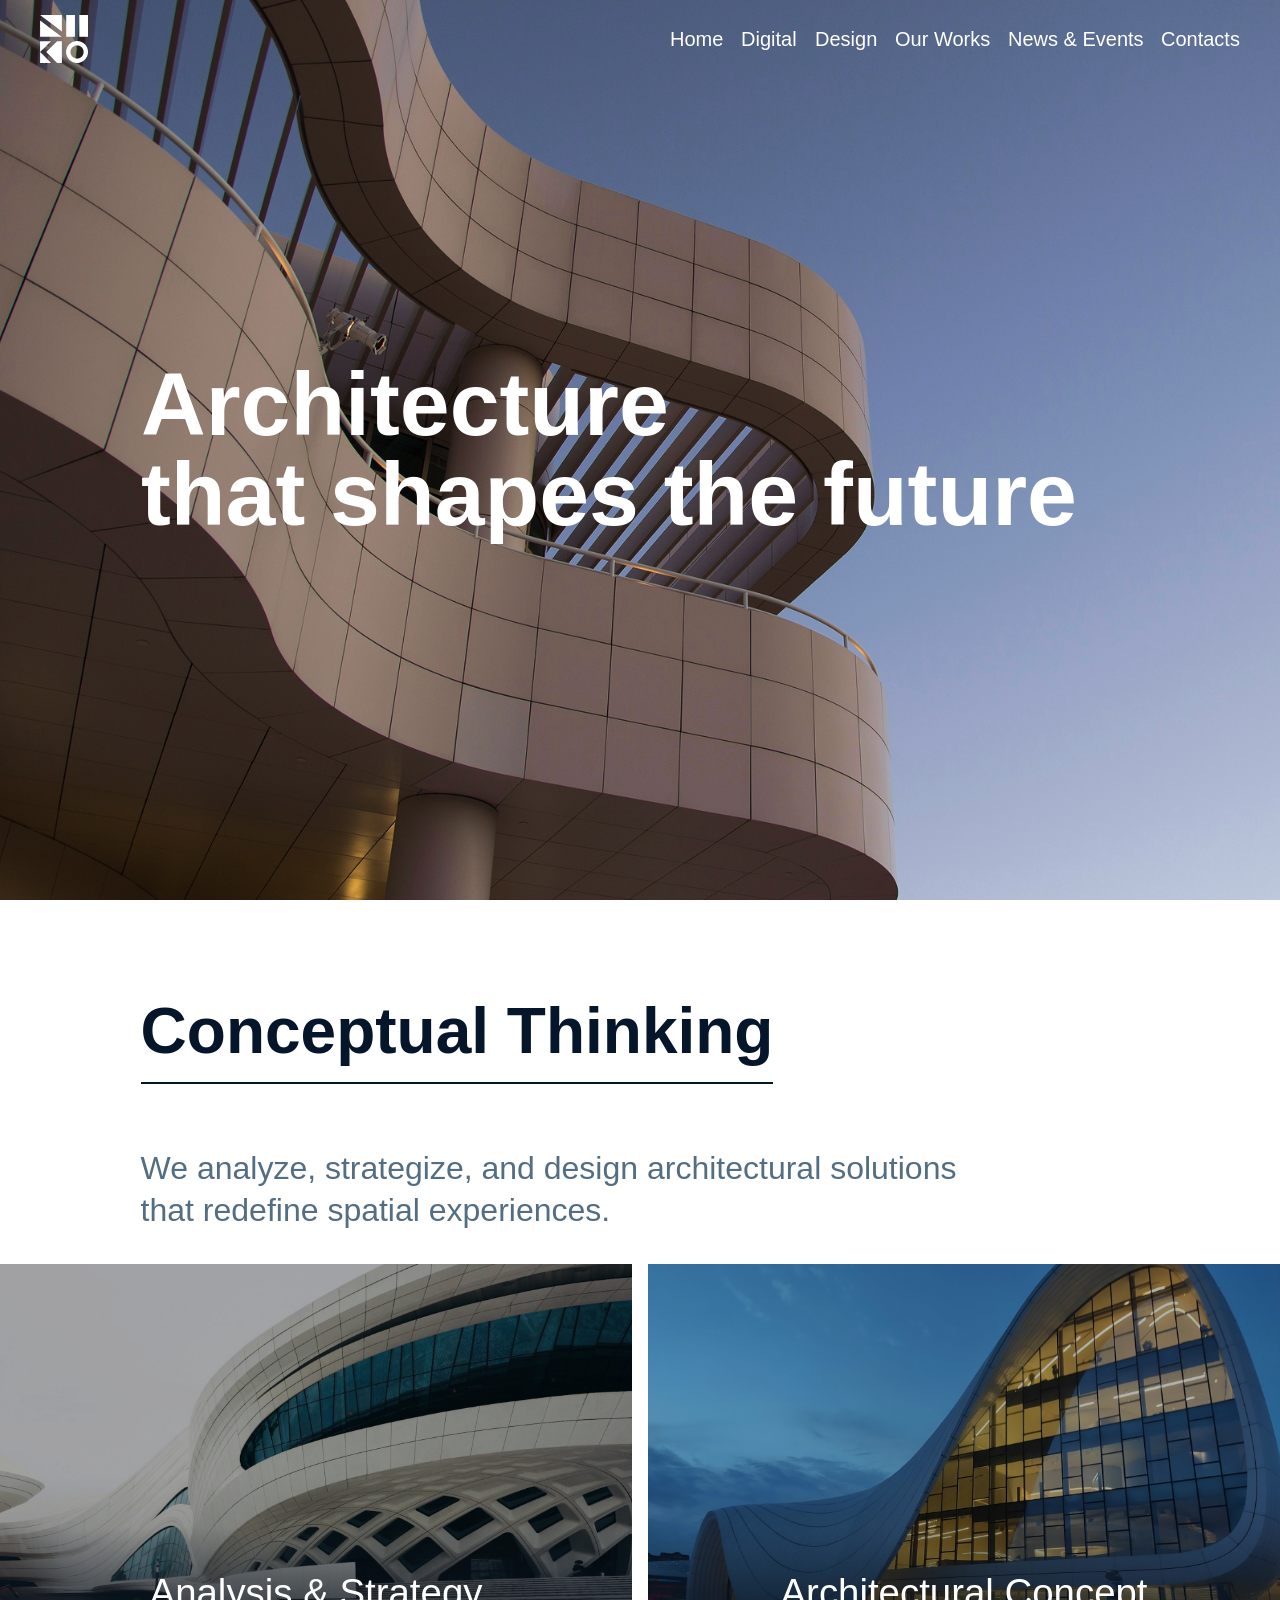
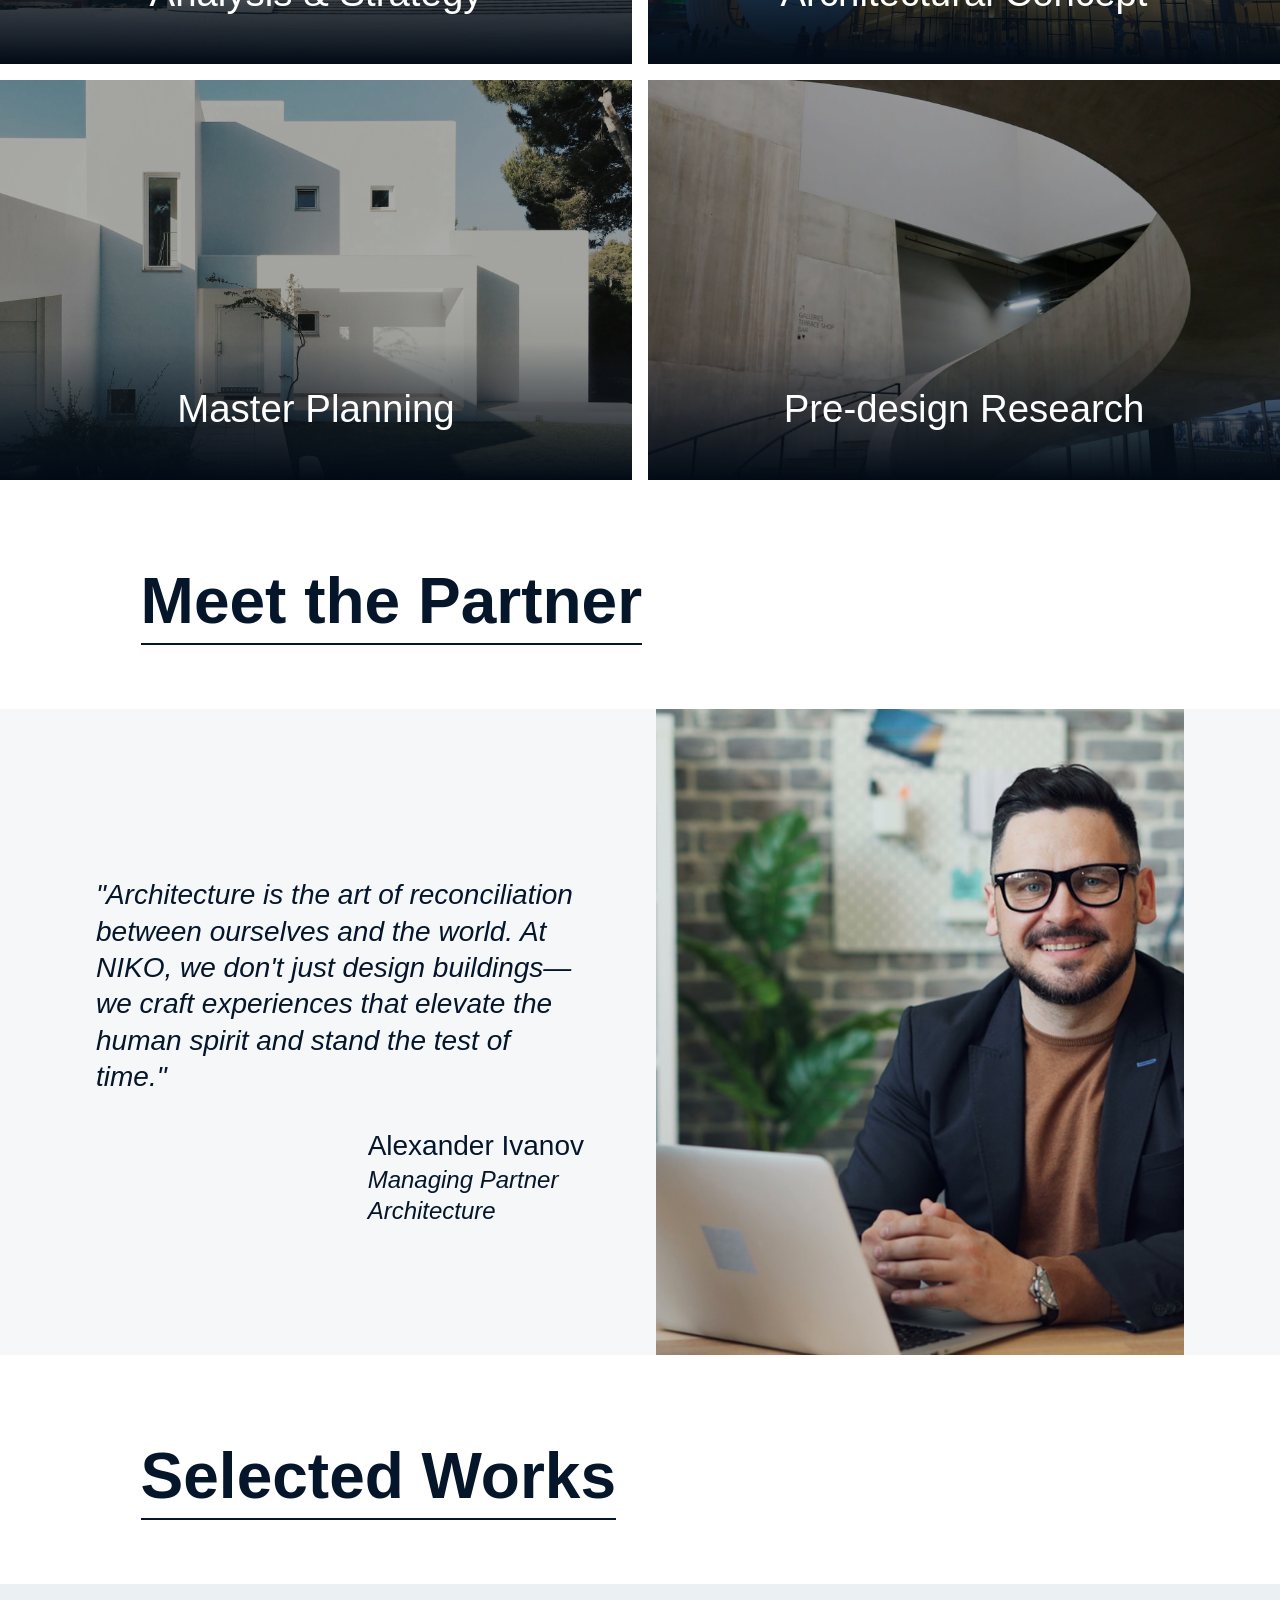
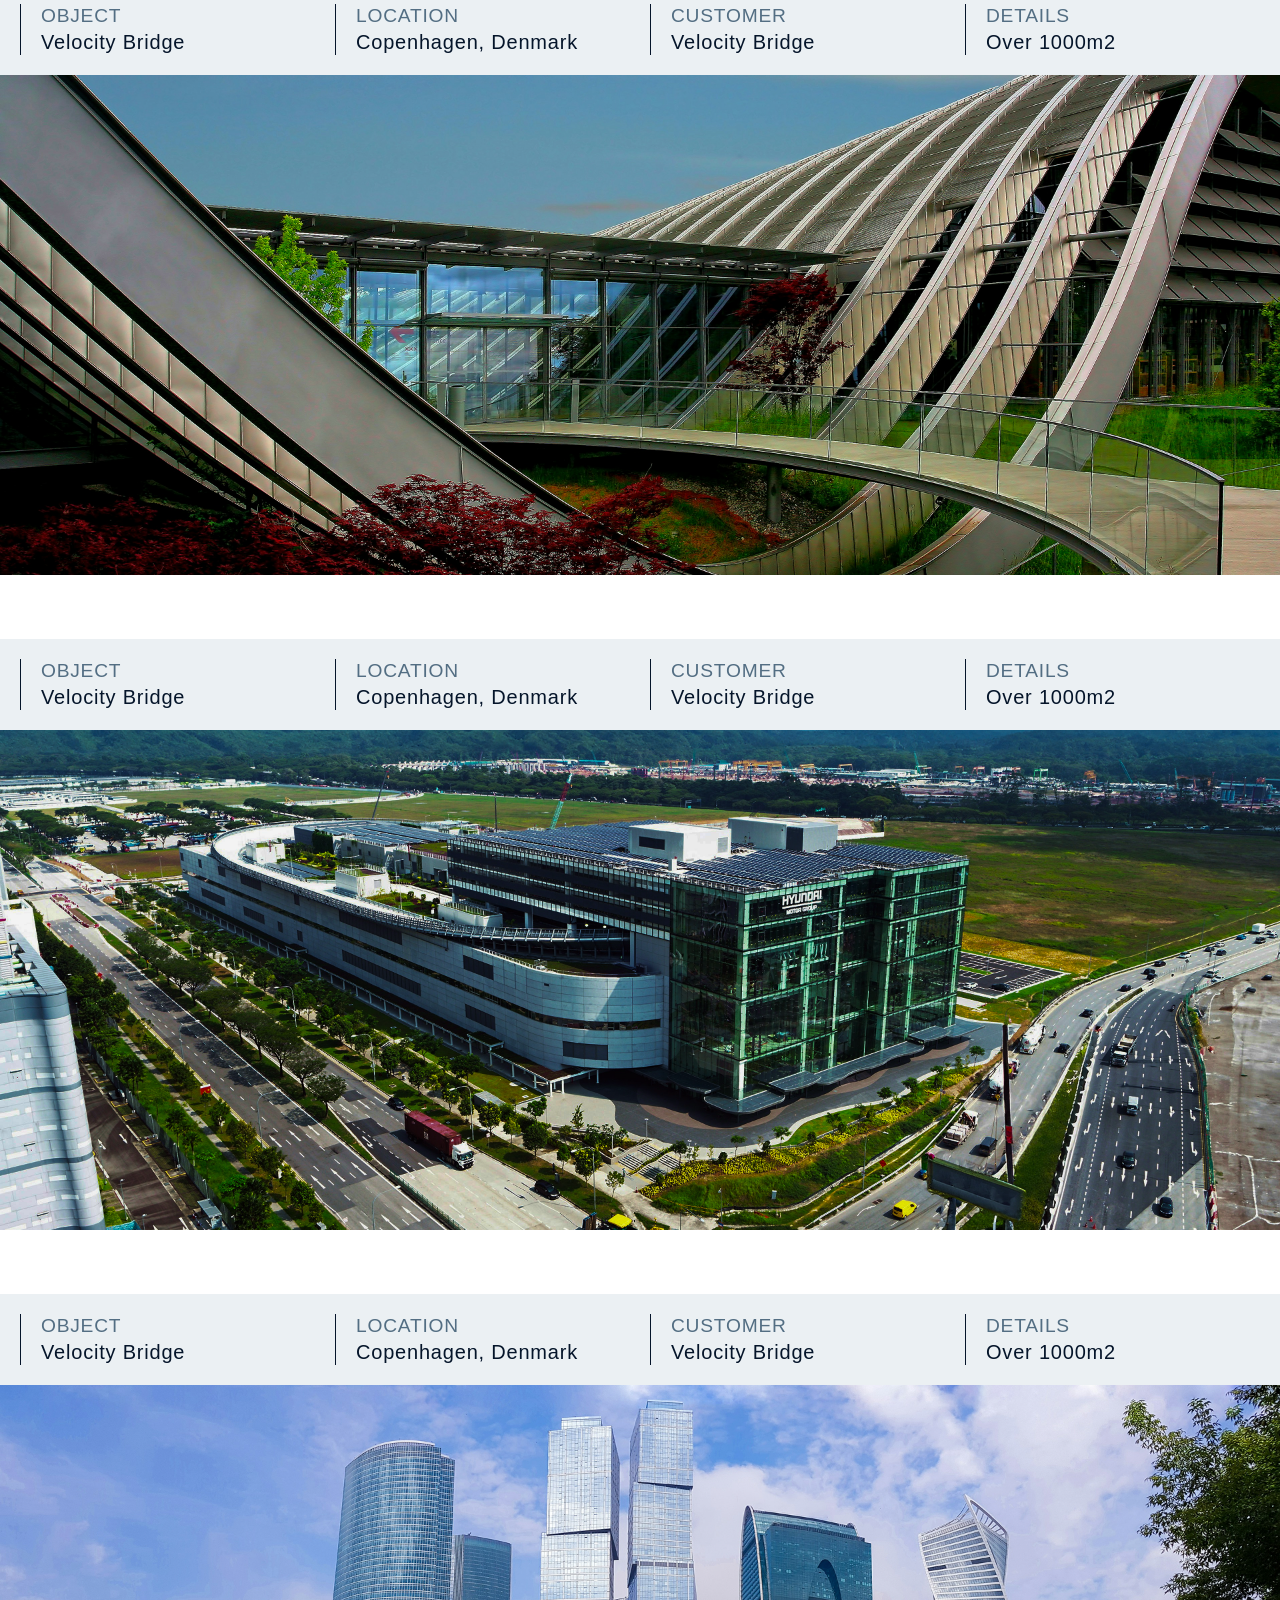
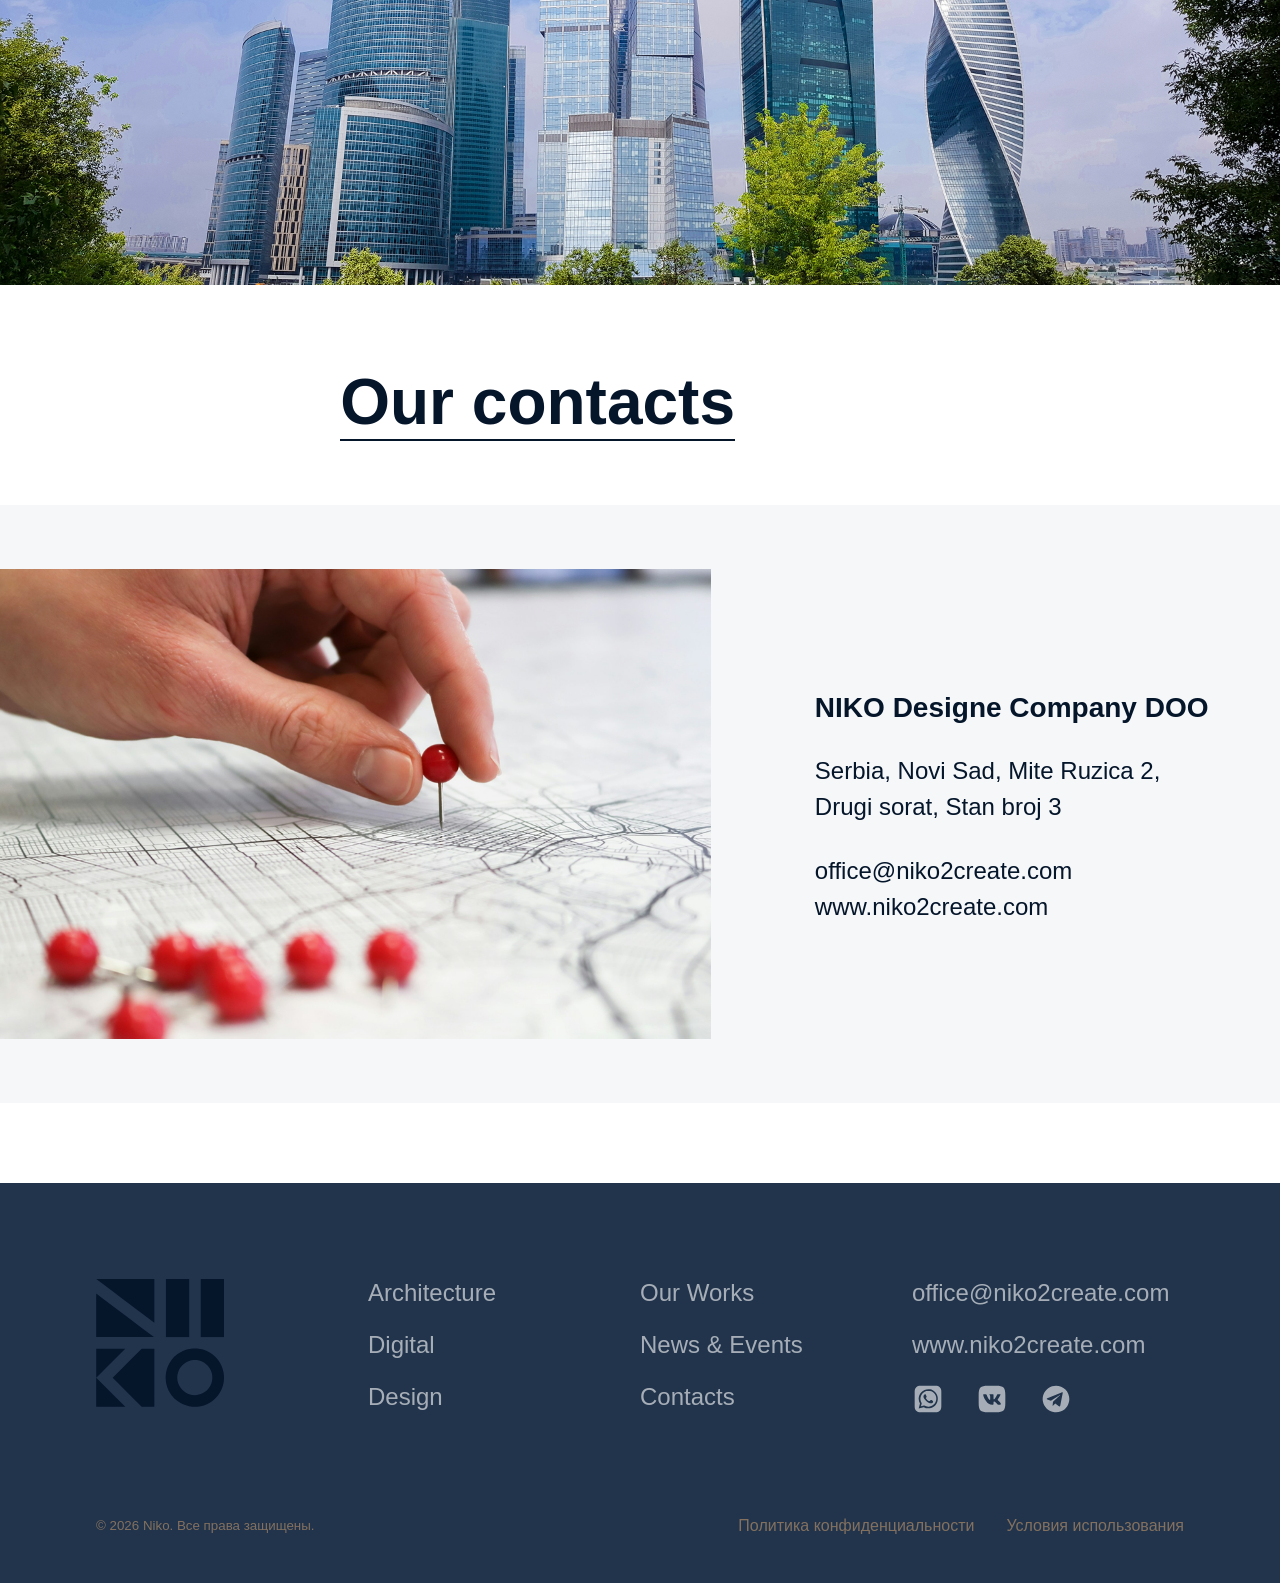
<file: architecture.html>
<!DOCTYPE html>
<html lang="ru">

<head>
  <meta charset="UTF-8">
  <meta name="viewport" content="width=device-width, initial-scale=1.0">
  <title>Architecture</title>
  <link href="https://fonts.cdnfonts.com/css/neue-haas-grotesk-display-pro" rel="stylesheet">
  <link rel="icon" type="image/x-icon" href="favicon.ico">
  <link rel="stylesheet" href="css/reset.css">
  <link rel="stylesheet" href="css/style.css">
  <link rel="stylesheet" href="https://cdn.jsdelivr.net/npm/swiper@11/swiper-bundle.min.css" />
</head>

<body class="inner-page">
  <header class="main-header">
    <div class="header-logo-place">

      <a href="index.html" class="static-logo">
        <svg version="1.1" id="Слой_1" xmlns="http://www.w3.org/2000/svg" xmlns:xlink="http://www.w3.org/1999/xlink"
          x="0px" y="0px" viewBox="0 0 500 500" style="enable-background:new 0 0 500 500;" xml:space="preserve">
          <g>
            <path class="st0" d="M227.8,0.1v171.2l-45.4-34.2v-0.9h-1.1C123.4,92.6,58.8,43.9,0.9,0.3V0.1H227.8z" />
            <rect x="273.2" y="0.1" class="st0" width="90.7" height="226.8" />
            <rect x="409.3" y="0.1" class="st0" width="90.7" height="226.8" />
            <polygon class="st0" points="46.3,90.9 46.3,91.3 45.7,90.9 	" />
            <polygon class="st0" points="46.3,90.9 46.3,91.3 45.7,90.9 	" />
            <polygon class="st0" points="182.4,136.2 182.4,137.1 181.3,136.2 	" />
            <path class="st0" d="M226.3,227H0.9V57.1C74.1,112.3,153.2,171.9,226.3,227z" />
            <polygon class="st0" points="114.4,272.3 33,353.7 23.6,363.1 0.9,385.8 0.9,272.3 	" />
            <polygon class="st0" points="114.4,499.2 0.9,499.2 0.9,385.8 69,453.8 91.7,476.5 	" />
            <polygon class="st0" points="227.8,272.3 227.8,499.2 178.5,499.2 137.1,457.7 133.2,453.8 87.8,408.4 65.1,385.8 87.8,363.1 
       91.7,359.2 133.1,317.7 178.5,272.3 	" />
            <path class="st0" d="M497.8,363.1c-3.3-16.7-10.2-32.1-20-45.4c-6.5-8.9-14.4-16.8-23.2-23.5c-13.2-10-28.6-17.1-45.4-20.6
       c-2.6-0.5-5.2-1-7.8-1.3c-5-0.7-10.2-1-15.4-1c-5.2,0-10.4,0.4-15.4,1c-2.3,0.3-4.5,0.7-6.8,1.1c-16.7,3.3-32.2,10.3-45.4,20
       c-9.3,6.8-17.4,15-24.2,24.2c-9.8,13.2-16.7,28.6-20,45.4c-0.4,2.2-0.8,4.4-1.1,6.7c-0.7,5.1-1.1,10.2-1.1,15.5s0.4,10.4,1.1,15.5
       c0.3,2.6,0.8,5.2,1.3,7.7c3.5,16.8,10.6,32.2,20.6,45.4c6.7,8.8,14.6,16.6,23.5,23.2c13.2,9.8,28.6,16.7,45.4,20
       c7.2,1.4,14.6,2.2,22.2,2.2c8,0,15.7-0.8,23.2-2.4c16.8-3.5,32.2-10.6,45.4-20.6c8.5-6.4,16-13.9,22.4-22.4
       c10-13.2,17.1-28.6,20.6-45.4c1.6-7.5,2.4-15.3,2.4-23.2C500,377.6,499.3,370.2,497.8,363.1z M450.6,408.4
       c-6.9,19.2-22.1,34.4-41.3,41.3c-7.2,2.6-15.1,4.1-23.2,4.1c-7.8,0-15.2-1.3-22.2-3.7c-19.7-6.7-35.3-22.2-42.4-41.7
       c-1.3-3.6-2.3-7.3-3-11.2c-0.7-3.9-1.1-7.9-1.1-12c0-4.1,0.4-8.1,1.1-12c0.6-3.5,1.5-6.8,2.6-10.1c6.9-20,22.7-35.9,42.8-42.8
       c3.3-1.1,6.7-2,10.1-2.6c3.9-0.7,7.9-1.1,12-1.1s8.1,0.4,12,1.1c3.9,0.7,7.6,1.7,11.2,3c19.5,7,35,22.7,41.7,42.4
       c2.4,7,3.7,14.4,3.7,22.2C454.6,393.4,453.2,401.2,450.6,408.4z" />
          </g>
        </svg>
      </a>
    </div>
    <nav class="main-nav">
      <ul class="menu-list">
        <a href="index.html" class="nav-link">Home</a>
        <a href="digital.html" class="nav-link">Digital</a>
        <a href="design.html" class="nav-link">Design</a>
        <a href="index.html#works" class="nav-link">Our Works</a>
        <a href="index.html#news" class="nav-link">News & Events</a>
        <a href="index.html#contacts" class="nav-link">Contacts</a>
      </ul>
    </nav>
    <!-- Кнопка Бургер -->
    <div class="mobile-burger" id="burger">
      <span></span>
      <span></span>
      <span></span>
    </div>
    <!-- Полноэкранное мобильное меню -->
    <div class="mobile-menu" id="mobileMenu">
      <nav class="mobile-nav">
        <a href="index.html" class="mobile-link">Home</a>
        <a href="digital.html" class="mobile-link">Digital</a>
        <a href="design.html" class="mobile-link">Design</a>
        <a href="index.html#works" class="mobile-link">Our Works</a>
        <a href="index.html#news" class="mobile-link">News & Events</a>
        <a href="index.html#contacts" class="mobile-link">Contacts</a>
      </nav>
    </div>
  </header>
  <section class="hero">
    <img class="hero__image" src="images/architecture/hero-bg.png" alt="">
    <div class="hero__content">
      <h1 class="hero__title reveal">Architecture <br>that shapes the future</h1>
    </div>
  </section>
  <section class="concept">
    <div class="concept__top">
      <h2 class="concept__title">Conceptual Thinking</h2>
      <div class="concept__subtitle">
        <p>We analyze, strategize, and design architectural solutions that redefine spatial experiences.</p>
      </div>
    </div>
    <div class="concept-grid">
      <div class="concept-card reveal">
        <img class="concept-card__image" src="images/architecture/concept/1.png" alt="">
        <div class="concept-card__content">
          <h3 class="concept-card__title">Analysis & Strategy</h3>
          <ul class="concept-card__list">
            <li class="concept-card__item">Site research and comprehensive context analysis</li>
            <li class="concept-card__item">Feasibility studies with KPI and TDP metrics</li>
            <li class="concept-card__item">Development of unique project identity and positioning</li>
            <li class="concept-card__item">Regulatory and zoning compliance assessment</li>
          </ul>
        </div>
      </div>
      <div class="concept-card reveal">
        <img class="concept-card__image" src="images/architecture/concept/2.png" alt="">
        <div class="concept-card__content">
          <h3 class="concept-card__title">Architectural Concept</h3>
          <ul class="concept-card__list">
            <li class="concept-card__item">Creating innovative volumetric solutions</li>
            <li class="concept-card__item">Defining unique aesthetic language</li>
            <li class="concept-card__item">Establishing functional logic and flow</li>
            <li class="concept-card__item">Spatial narrative and user experience desig</li>
          </ul>
        </div>
      </div>
      <div class="concept-card reveal">
        <img class="concept-card__image" src="images/architecture/concept/3.png" alt="">
        <div class="concept-card__content">
          <h3 class="concept-card__title">Master Planning</h3>
          <ul class="concept-card__list">
            <li class="concept-card__item">Designing integrated urban environments</li>
            <li class="concept-card__item">Landscape architecture and open spaces</li>
            <li class="concept-card__item">Seamless connection between building and urban fabric</li>
            <li class="concept-card__item">Sustainability and circulation optimization</li>
          </ul>
        </div>
      </div>
      <div class="concept-card reveal">
        <img class="concept-card__image" src="images/architecture/concept/4.png" alt="">
        <div class="concept-card__content">
          <h3 class="concept-card__title">Pre-design Research</h3>
          <ul class="concept-card__list">
            <li class="concept-card__item">Exploring meaning and cultural context</li>
            <li class="concept-card__item">Formulating architectural manifesto</li>
            <li class="concept-card__item">Historical and typological studies</li>
            <li class="concept-card__item">Material and tectonic investigations</li>
          </ul>
        </div>
      </div>
    </div>
  </section>
  <section class="meet">
    <h2 class="meet__title">Meet the Partner</h2>
    <div class="meet__content">
      <div class="meet__content-inner">

        <figure class="meet__quote-wrapper">
          
          <blockquote class="meet__quote-text">
            <p>"Architecture is the art of reconciliation between ourselves and the world. At NIKO, we don't just design
              buildings—we craft experiences that elevate the human spirit and stand the test of time."</p>
          </blockquote>
          <figcaption class="meet__quote-author">
            Alexander Ivanov <cite>Managing Partner <br> Architecture</cite>
          </figcaption>
        </figure>
      </div>
      <img class="meet__image" src="images/architecture/meet.png" alt="">
    </div>
  </section>
  <section class="selected">
    <h2 class="selected__title">Selected Works</h2>
    <div class="selected__wrapper">
      <div class="selected__card reveal">
        <ul class="selected__list">
          <li class="selected__item">
            <h3 class="selected__item-title">Object</h3>
            <div class="selected__item-subtitle">
              <p>
                Velocity Bridge
              </p>
            </div>
          </li>
          <li class="selected__item">
            <h3 class="selected__item-title">Location</h3>
            <div class="selected__item-subtitle">
              <p>
                Copenhagen, Denmark
              </p>
            </div>
          </li>
          <li class="selected__item">
            <h3 class="selected__item-title">Customer</h3>
            <div class="selected__item-subtitle">
              <p>
                Velocity Bridge
              </p>
            </div>
          </li>
          <li class="selected__item">
            <h3 class="selected__item-title">Details</h3>
            <div class="selected__item-subtitle">
              <p>
                over 1000m2
              </p>
            </div>
          </li>
        </ul>
        <img class="selected__image" src="images/architecture/selected/1.png" alt="">
      </div>
      <div class="selected__card reveal">
        <ul class="selected__list">
          <li class="selected__item">
            <h3 class="selected__item-title">Object</h3>
            <div class="selected__item-subtitle">
              <p>
                Velocity Bridge
              </p>
            </div>
          </li>
          <li class="selected__item">
            <h3 class="selected__item-title">Location</h3>
            <div class="selected__item-subtitle">
              <p>
                Copenhagen, Denmark
              </p>
            </div>
          </li>
          <li class="selected__item">
            <h3 class="selected__item-title">Customer</h3>
            <div class="selected__item-subtitle">
              <p>
                Velocity Bridge
              </p>
            </div>
          </li>
          <li class="selected__item">
            <h3 class="selected__item-title">Details</h3>
            <div class="selected__item-subtitle">
              <p>
                over 1000m2
              </p>
            </div>
          </li>
        </ul>
        <img class="selected__image" src="images/architecture/selected/2.png" alt="">
      </div>
      <div class="selected__card reveal">
        <ul class="selected__list">
          <li class="selected__item">
            <h3 class="selected__item-title">Object</h3>
            <div class="selected__item-subtitle">
              <p>
                Velocity Bridge
              </p>
            </div>
          </li>
          <li class="selected__item">
            <h3 class="selected__item-title">Location</h3>
            <div class="selected__item-subtitle">
              <p>
                Copenhagen, Denmark
              </p>
            </div>
          </li>
          <li class="selected__item">
            <h3 class="selected__item-title">Customer</h3>
            <div class="selected__item-subtitle">
              <p>
                Velocity Bridge
              </p>
            </div>
          </li>
          <li class="selected__item">
            <h3 class="selected__item-title">Details</h3>
            <div class="selected__item-subtitle">
              <p>
                over 1000m2
              </p>
            </div>
          </li>
        </ul>
        <img class="selected__image" src="images/architecture/selected/3.png" alt="">
      </div>
    </div>
  </section>
  <section class="contacts contacts-arch" id="contacts">
    <h2 class="contacts__title">Our contacts</h2>
    <div class="contacts__wrapper">
      <img class="contacts__image" src="images/contacts.png" alt="">
      <div class="contacts-content">
        <h3 class="contacts-content__title">NIKO Designe Company DOO</h3>
        <address class="contacts-content__address">Serbia, Novi Sad, Mite Ruzica 2,<br> Drugi sorat, Stan broj 3</address>
        <a class="contacts-content__email" href="mailto:office@niko2create.com">office@niko2create.com</a>
        <a class="contacts-content__link" href="www.niko2create.com">www.niko2create.com</a>
      </div>
    </div>
  </section>

  <footer class="footer">
    <div class="footer__body">
      <div class="footer__col">
        <a class="footer__logo" href="index.html">
          <svg version="1.1" id="Слой_1" xmlns="http://www.w3.org/2000/svg" xmlns:xlink="http://www.w3.org/1999/xlink"
          x="0px" y="0px" viewBox="0 0 500 500" style="enable-background:new 0 0 500 500;" xml:space="preserve">
          <g>
            <path class="st0" d="M227.8,0.1v171.2l-45.4-34.2v-0.9h-1.1C123.4,92.6,58.8,43.9,0.9,0.3V0.1H227.8z" />
            <rect x="273.2" y="0.1" class="st0" width="90.7" height="226.8" />
            <rect x="409.3" y="0.1" class="st0" width="90.7" height="226.8" />
            <polygon class="st0" points="46.3,90.9 46.3,91.3 45.7,90.9 	" />
            <polygon class="st0" points="46.3,90.9 46.3,91.3 45.7,90.9 	" />
            <polygon class="st0" points="182.4,136.2 182.4,137.1 181.3,136.2 	" />
            <path class="st0" d="M226.3,227H0.9V57.1C74.1,112.3,153.2,171.9,226.3,227z" />
            <polygon class="st0" points="114.4,272.3 33,353.7 23.6,363.1 0.9,385.8 0.9,272.3 	" />
            <polygon class="st0" points="114.4,499.2 0.9,499.2 0.9,385.8 69,453.8 91.7,476.5 	" />
            <polygon class="st0" points="227.8,272.3 227.8,499.2 178.5,499.2 137.1,457.7 133.2,453.8 87.8,408.4 65.1,385.8 87.8,363.1 
       91.7,359.2 133.1,317.7 178.5,272.3 	" />
            <path class="st0" d="M497.8,363.1c-3.3-16.7-10.2-32.1-20-45.4c-6.5-8.9-14.4-16.8-23.2-23.5c-13.2-10-28.6-17.1-45.4-20.6
       c-2.6-0.5-5.2-1-7.8-1.3c-5-0.7-10.2-1-15.4-1c-5.2,0-10.4,0.4-15.4,1c-2.3,0.3-4.5,0.7-6.8,1.1c-16.7,3.3-32.2,10.3-45.4,20
       c-9.3,6.8-17.4,15-24.2,24.2c-9.8,13.2-16.7,28.6-20,45.4c-0.4,2.2-0.8,4.4-1.1,6.7c-0.7,5.1-1.1,10.2-1.1,15.5s0.4,10.4,1.1,15.5
       c0.3,2.6,0.8,5.2,1.3,7.7c3.5,16.8,10.6,32.2,20.6,45.4c6.7,8.8,14.6,16.6,23.5,23.2c13.2,9.8,28.6,16.7,45.4,20
       c7.2,1.4,14.6,2.2,22.2,2.2c8,0,15.7-0.8,23.2-2.4c16.8-3.5,32.2-10.6,45.4-20.6c8.5-6.4,16-13.9,22.4-22.4
       c10-13.2,17.1-28.6,20.6-45.4c1.6-7.5,2.4-15.3,2.4-23.2C500,377.6,499.3,370.2,497.8,363.1z M450.6,408.4
       c-6.9,19.2-22.1,34.4-41.3,41.3c-7.2,2.6-15.1,4.1-23.2,4.1c-7.8,0-15.2-1.3-22.2-3.7c-19.7-6.7-35.3-22.2-42.4-41.7
       c-1.3-3.6-2.3-7.3-3-11.2c-0.7-3.9-1.1-7.9-1.1-12c0-4.1,0.4-8.1,1.1-12c0.6-3.5,1.5-6.8,2.6-10.1c6.9-20,22.7-35.9,42.8-42.8
       c3.3-1.1,6.7-2,10.1-2.6c3.9-0.7,7.9-1.1,12-1.1s8.1,0.4,12,1.1c3.9,0.7,7.6,1.7,11.2,3c19.5,7,35,22.7,41.7,42.4
       c2.4,7,3.7,14.4,3.7,22.2C454.6,393.4,453.2,401.2,450.6,408.4z" />
          </g>
        </svg>
        </a>
      </div>
      <div class="footer__col">
        <ul class="footer__menu-list">
          <li class="footer__menu-item"><a href="architecture.html" class="footer__menu-link">Architecture</a></li>
          <li class="footer__menu-item"><a href="digital.html" class="footer__menu-link">Digital</a></li>
          <li class="footer__menu-item"><a href="design.html" class="footer__menu-link">Design</a></li>
        </ul>
      </div>
      <div class="footer__col">
        <ul class="footer__menu-list">
          <li class="footer__menu-item"><a href="index.html#works" class="footer__menu-link">Our Works</a></li>
          <li class="footer__menu-item"><a href="index.html#news" class="footer__menu-link">News & Events</a></li>
          <li class="footer__menu-item"><a href="#contacts" class="footer__menu-link">Contacts</a></li>
        </ul>
      </div>
      <div class="footer__col">
        <ul class="footer__menu-list">
          <li class="footer__menu-item"><a href="mailto:" class="footer__menu-link">office@niko2create.com</a></li>
          <li class="footer__menu-item"><a href="www.niko2create.com" class="footer__menu-link">www.niko2create.com</a></li>
          <li class="footer__menu-item">
            <ul class="footer__soc1als-list">
              <li class="footer__soc1als-item">
                <a class="footer__soc1als-link" href="/">
                  <svg width="32" height="32" viewBox="0 0 32 32" fill="none" xmlns="http://www.w3.org/2000/svg">
                    <path d="M29.3332 8.73268C29.3182 8.15745 29.2737 7.58336 29.1998 7.01268C29.1003 6.51285 28.9344 6.02856 28.7065 5.57268C28.4682 5.07816 28.1481 4.62738 27.7598 4.23935C27.368 3.85562 26.918 3.53614 26.4265 3.29268C25.97 3.06927 25.4857 2.90785 24.9865 2.81268C24.4213 2.72801 23.8512 2.67903 23.2798 2.66602H8.73317C8.15793 2.681 7.58384 2.7255 7.01317 2.79935C6.51334 2.89891 6.02905 3.06482 5.57317 3.29268C5.07864 3.531 4.62787 3.85105 4.23984 4.23935C3.85611 4.63123 3.53663 5.08121 3.29317 5.57268C3.06976 6.02917 2.90834 6.51345 2.81317 7.01268C2.7285 7.57793 2.67952 8.14795 2.6665 8.71935C2.6665 8.97268 2.6665 9.33268 2.6665 9.43935V22.5593C2.6665 22.706 2.6665 23.026 2.6665 23.266C2.68149 23.8413 2.72599 24.4153 2.79984 24.986C2.8994 25.4859 3.06531 25.9701 3.29317 26.426C3.53149 26.9205 3.85153 27.3713 4.23984 27.7593C4.63172 28.1431 5.0817 28.4626 5.57317 28.706C6.02966 28.9294 6.51394 29.0909 7.01317 29.186C7.57842 29.2707 8.14843 29.3197 8.71984 29.3327H23.2665C23.8417 29.3177 24.4158 29.2732 24.9865 29.1993C25.4863 29.0998 25.9706 28.9339 26.4265 28.706C26.921 28.4677 27.3718 28.1477 27.7598 27.7593C28.1436 27.3675 28.4631 26.9175 28.7065 26.426C28.9299 25.9695 29.0913 25.4852 29.1865 24.986C29.2712 24.4208 29.3202 23.8508 29.3332 23.2793C29.3332 23.026 29.3332 22.706 29.3332 22.5593V9.43935C29.3332 9.33268 29.3332 8.97268 29.3332 8.73268ZM16.3065 25.3327C14.7053 25.3248 13.132 24.912 11.7332 24.1327L6.6665 25.466L7.99984 20.506C7.13999 19.0613 6.67982 17.4139 6.6665 15.7327C6.67181 13.8432 7.23611 11.9976 8.28832 10.4283C9.34053 8.85895 10.8336 7.63606 12.5795 6.91364C14.3254 6.19122 16.246 6.00158 18.0994 6.3686C19.9529 6.73562 21.6563 7.6429 22.9951 8.97615C24.3339 10.3094 25.2482 12.009 25.623 13.8609C25.9977 15.7128 25.816 17.6342 25.1009 19.3831C24.3857 21.132 23.1691 22.6301 21.6041 23.6888C20.0392 24.7476 18.1959 25.3195 16.3065 25.3327V25.3327ZM16.3065 7.82602C14.8929 7.84219 13.5089 8.23266 12.2952 8.95767C11.0816 9.68267 10.0818 10.7163 9.39757 11.9534C8.71332 13.1904 8.3691 14.5867 8.39995 16.0001C8.4308 17.4134 8.83561 18.7933 9.57317 19.9993L9.75984 20.306L8.95984 23.226L11.9998 22.3993L12.2932 22.5727C13.5059 23.287 14.8857 23.6688 16.2932 23.6793V23.6793C18.4149 23.6793 20.4497 22.8365 21.95 21.3362C23.4503 19.8359 24.2932 17.8011 24.2932 15.6793C24.2932 13.5576 23.4503 11.5228 21.95 10.0225C20.4497 8.5222 18.4149 7.67935 16.2932 7.67935L16.3065 7.82602ZM20.9732 19.186C20.7985 19.4773 20.5647 19.7287 20.2868 19.9239C20.0089 20.1191 19.6931 20.2539 19.3598 20.3193C18.8619 20.4104 18.3492 20.3783 17.8665 20.226C17.4123 20.084 16.9671 19.9148 16.5332 19.7193C14.8848 18.8922 13.4791 17.6519 12.4532 16.1193C11.8957 15.4093 11.5574 14.5521 11.4798 13.6527C11.4719 13.2791 11.5426 12.908 11.6873 12.5634C11.832 12.2189 12.0475 11.9086 12.3198 11.6527C12.4001 11.5617 12.4985 11.4886 12.6087 11.4381C12.719 11.3876 12.8386 11.3607 12.9598 11.3593H13.3332C13.4798 11.3593 13.6798 11.3593 13.8665 11.7727C14.0532 12.186 14.5465 13.426 14.6132 13.546C14.6459 13.61 14.663 13.6808 14.663 13.7527C14.663 13.8245 14.6459 13.8954 14.6132 13.9593C14.5542 14.1042 14.4733 14.2392 14.3732 14.3593C14.2532 14.506 14.1198 14.6793 14.0132 14.786C13.9065 14.8927 13.7732 15.026 13.9065 15.266C14.2693 15.8783 14.7183 16.4351 15.2398 16.9193C15.8077 17.4212 16.457 17.8225 17.1598 18.106C17.3998 18.226 17.5465 18.2127 17.6798 18.106C17.8132 17.9993 18.2798 17.4127 18.4398 17.1727C18.5998 16.9327 18.7598 16.9727 18.9732 17.0527C19.1865 17.1327 20.3732 17.706 20.6132 17.826C20.8532 17.946 20.9998 17.9993 21.0665 18.106C21.1243 18.455 21.0922 18.8129 20.9732 19.146V19.186Z" fill="white" />
                  </svg>
                </a>
              </li>
              <li class="footer__soc1als-item">
                <a class="footer__soc1als-link" href="/">
                  <svg width="32" height="32" viewBox="0 0 32 32" fill="none" xmlns="http://www.w3.org/2000/svg">
                    <path d="M20.0971 2.66602H11.9165C4.44425 2.66602 2.6665 4.44376 2.6665 11.9021V20.0827C2.6665 27.5549 4.43042 29.3327 11.9026 29.3327H20.0832C27.5554 29.3327 29.3332 27.5688 29.3332 20.0965V11.916C29.3332 4.44376 27.5693 2.66602 20.0971 2.66602ZM24.1943 21.6938H22.2498C21.5138 21.6938 21.2915 21.0965 19.9721 19.7771C18.8193 18.666 18.3332 18.5271 18.0415 18.5271C17.6388 18.5271 17.5276 18.6382 17.5276 19.1938V20.9438C17.5276 21.416 17.3748 21.6938 16.1388 21.6938C14.9393 21.6132 13.7761 21.2488 12.745 20.6306C11.7139 20.0125 10.8444 19.1582 10.2082 18.1382C8.69765 16.2581 7.64665 14.0514 7.13876 11.6938C7.13876 11.4021 7.24984 11.1382 7.80542 11.1382H9.74984C10.2498 11.1382 10.4304 11.3604 10.6248 11.8743C11.5693 14.6521 13.1804 17.0688 13.8332 17.0688C14.0832 17.0688 14.1943 16.9577 14.1943 16.3327V13.4715C14.1109 12.166 13.4165 12.0549 13.4165 11.5827C13.4256 11.4581 13.483 11.342 13.5763 11.259C13.6697 11.176 13.7917 11.1327 13.9165 11.1382H16.9721C17.3888 11.1382 17.5276 11.3465 17.5276 11.8465V15.7077C17.5276 16.1243 17.7082 16.2632 17.8332 16.2632C18.0832 16.2632 18.2776 16.1243 18.7359 15.666C19.7208 14.4649 20.5256 13.1268 21.1248 11.6938C21.186 11.5213 21.3019 11.3737 21.4549 11.2733C21.6079 11.173 21.7896 11.1255 21.9721 11.1382H23.9165C24.4998 11.1382 24.6248 11.4299 24.4998 11.8465C23.7923 13.4309 22.917 14.9349 21.8888 16.3327C21.6804 16.6521 21.5971 16.8188 21.8888 17.1938C22.0832 17.4854 22.7638 18.0549 23.2221 18.5965C23.8887 19.2615 24.4423 20.0309 24.8609 20.8743C25.0276 21.416 24.7498 21.6938 24.1943 21.6938V21.6938Z" fill="white" />
                  </svg>
                </a>
              </li>
              <li class="footer__soc1als-item">
                <a class="footer__soc1als-link" href="/">
                  <svg width="32" height="32" viewBox="0 0 32 32" fill="none" xmlns="http://www.w3.org/2000/svg">
                    <path d="M15.9925 2.66602C13.3554 2.66602 10.7776 3.448 8.58492 4.91309C6.39226 6.37817 4.68329 8.46055 3.67413 10.8969C2.66496 13.3333 2.40091 16.0141 2.91538 18.6006C3.42985 21.187 4.69973 23.5627 6.56443 25.4274C8.42913 27.2921 10.8049 28.562 13.3913 29.0765C15.9777 29.591 18.6586 29.3269 21.095 28.3177C23.5313 27.3086 25.6137 25.5996 27.0788 23.407C28.5439 21.2143 29.3259 18.6364 29.3259 15.9993C29.326 14.2484 28.9812 12.5145 28.3112 10.8967C27.6412 9.27899 26.6591 7.80908 25.4209 6.57093C24.1828 5.33279 22.7129 4.35067 21.0951 3.68066C19.4774 3.01065 17.7435 2.66587 15.9925 2.66602V2.66602ZM20.2319 22.8693C20.182 22.9937 20.106 23.1061 20.0092 23.1988C19.9123 23.2915 19.7967 23.3624 19.6702 23.4068C19.5437 23.4512 19.4091 23.468 19.2756 23.4561C19.142 23.4442 19.0126 23.404 18.8959 23.338L15.2763 20.5255L12.9532 22.6687C12.8993 22.7085 12.8363 22.7341 12.7698 22.7432C12.7034 22.7523 12.6358 22.7445 12.5732 22.7206L13.0185 18.736L13.0328 18.7473L13.0419 18.6686C13.0419 18.6686 19.5552 12.7386 19.8206 12.486C20.0892 12.234 20.0006 12.1793 20.0006 12.1793C20.0159 11.8719 19.5185 12.1793 19.5185 12.1793L10.8885 17.7313L7.29453 16.5073C7.29453 16.5073 6.74253 16.3093 6.69053 15.874C6.63587 15.442 7.31252 15.2073 7.31252 15.2073L21.6019 9.53067C21.6019 9.53067 22.7765 9.00731 22.7765 9.87402L20.2319 22.8693Z" fill="white" />
                  </svg>
                </a>
              </li>
            </ul>
          </li>
        </ul>
      </div>
      
    </div>
    <div class="footer__bottom">
      <small class="footer__copy">
        © 2026 Niko. Все права защищены.
      </small>
      <a class="footer__additional" href="#">Политика конфиденциальности</a>
      <a class="footer__additional" href="#">Условия использования</a>
    </div>
  </footer>






  <script src="https://cdn.jsdelivr.net/npm/swiper@11/swiper-bundle.min.js"
    onload="window.isSwiperReady = true; if(window.initMySite) window.initMySite();">
    </script>

  <script src="js/common.js"></script>
</body>

</html>
</file>
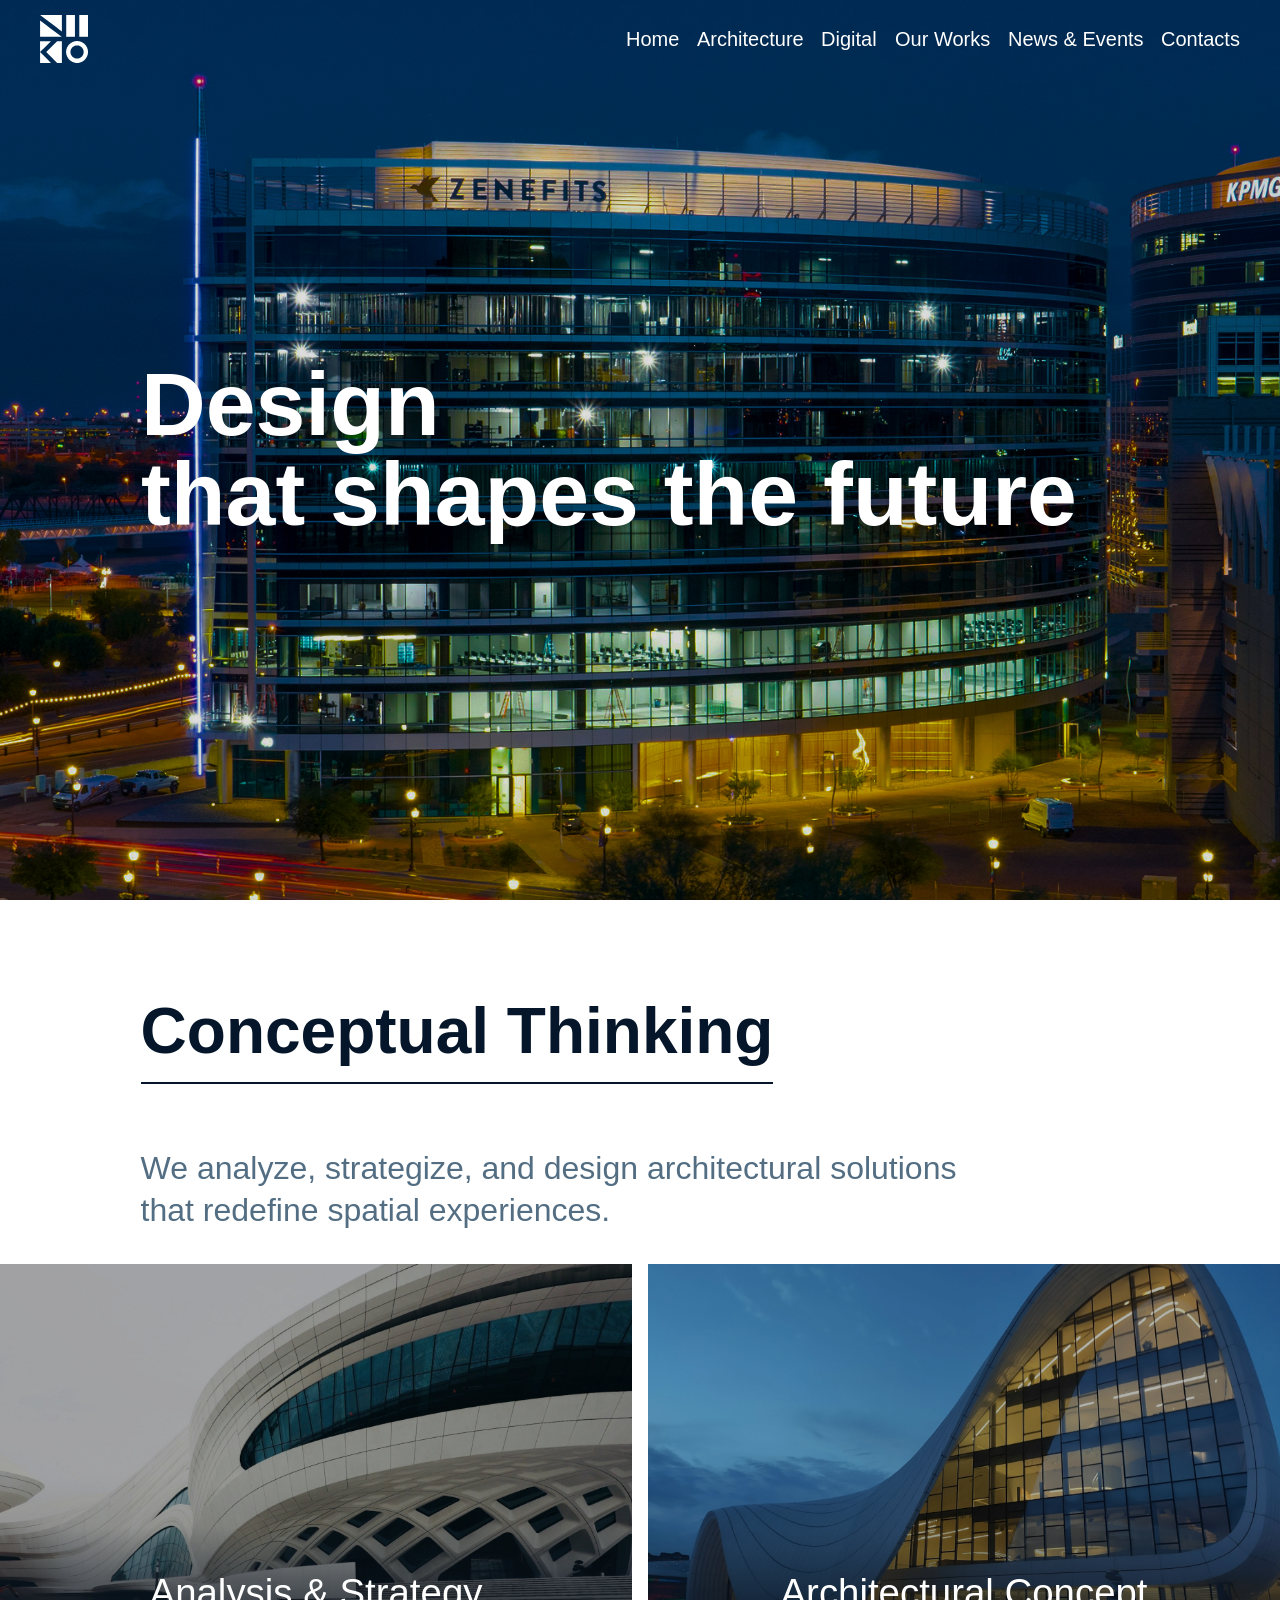
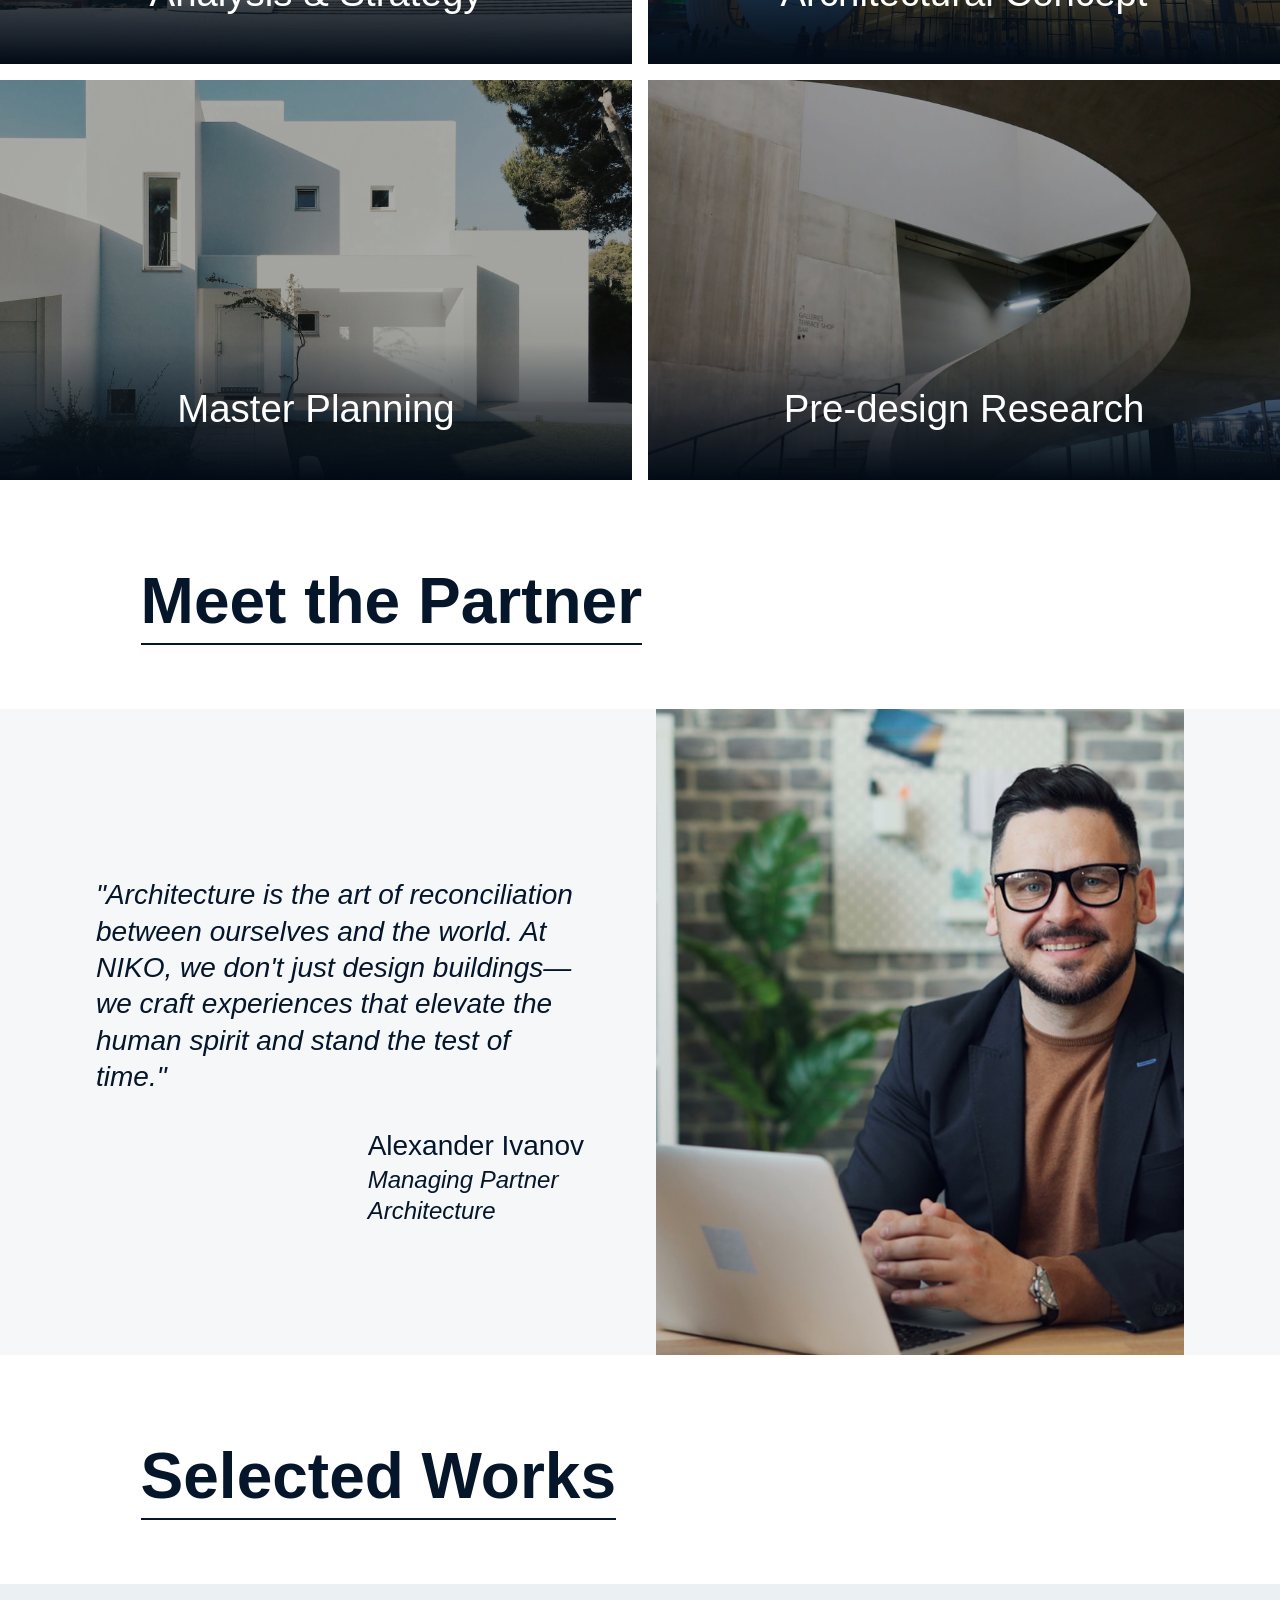
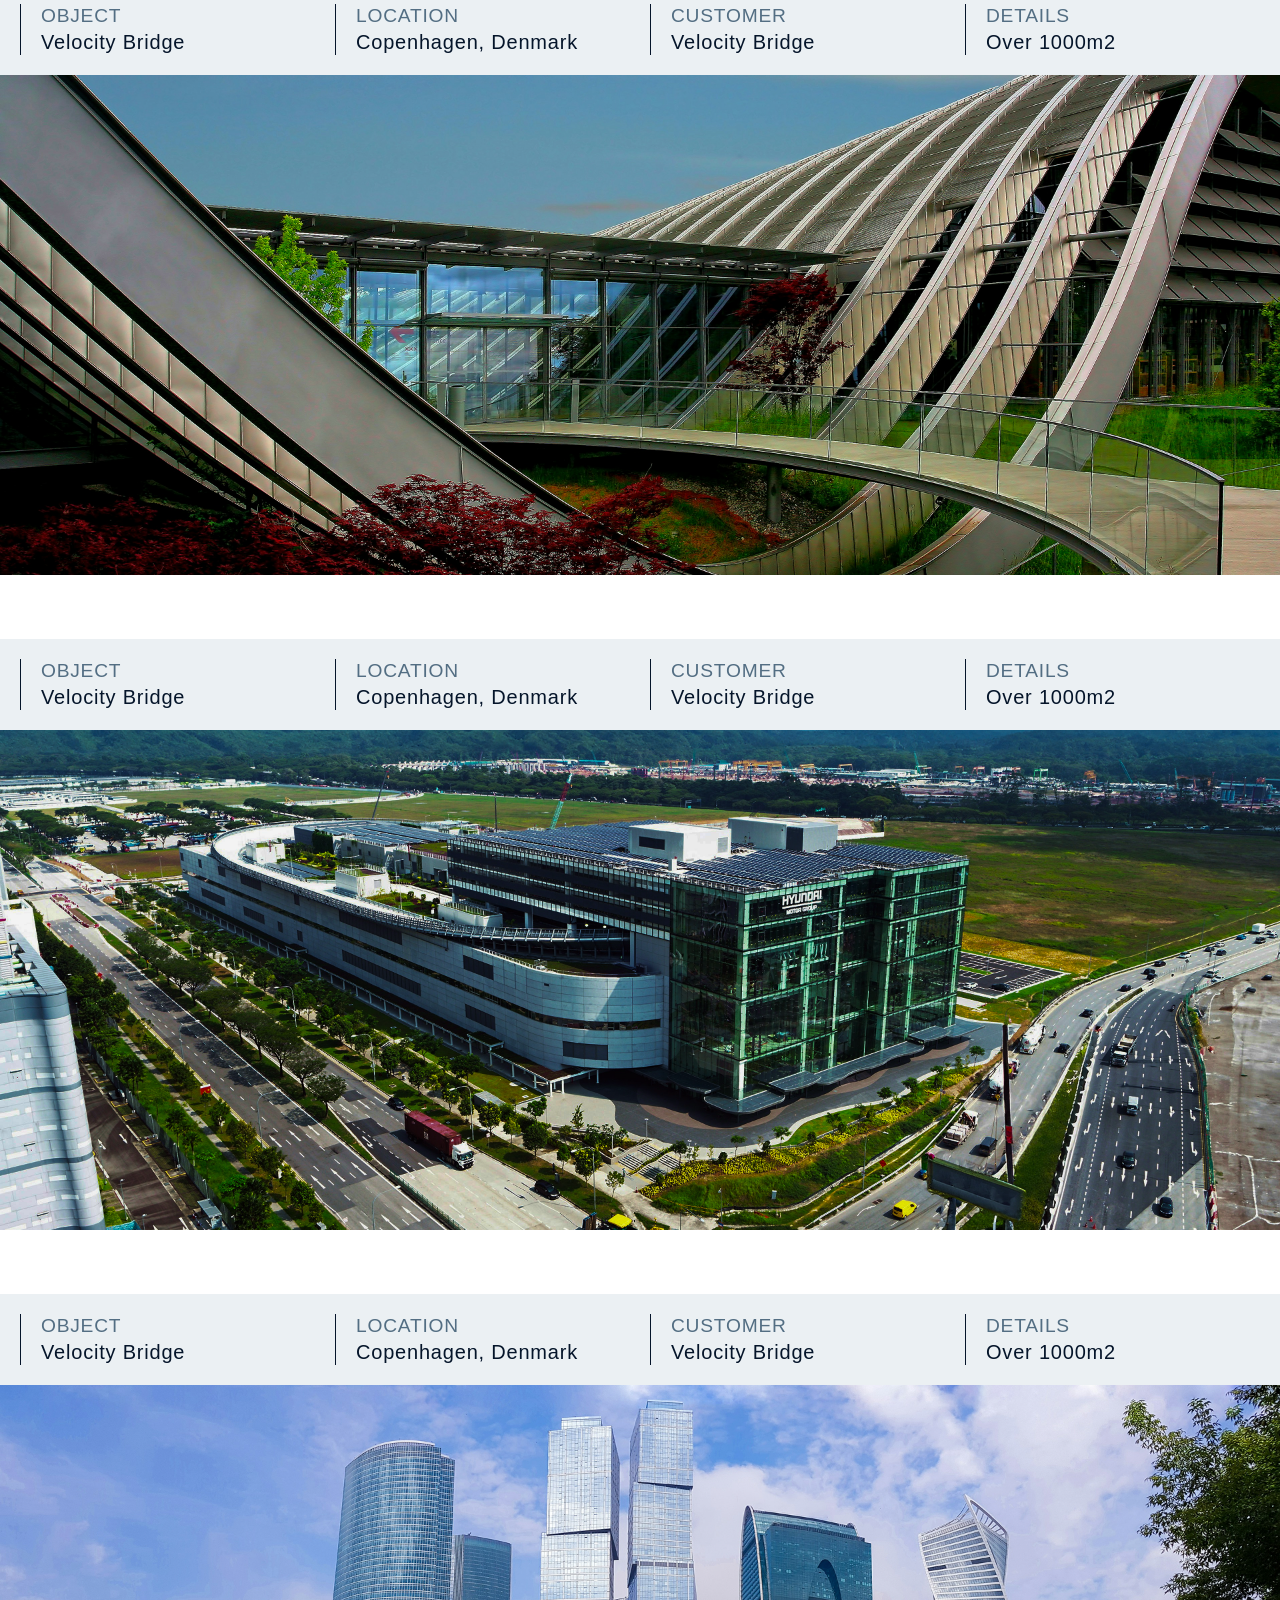
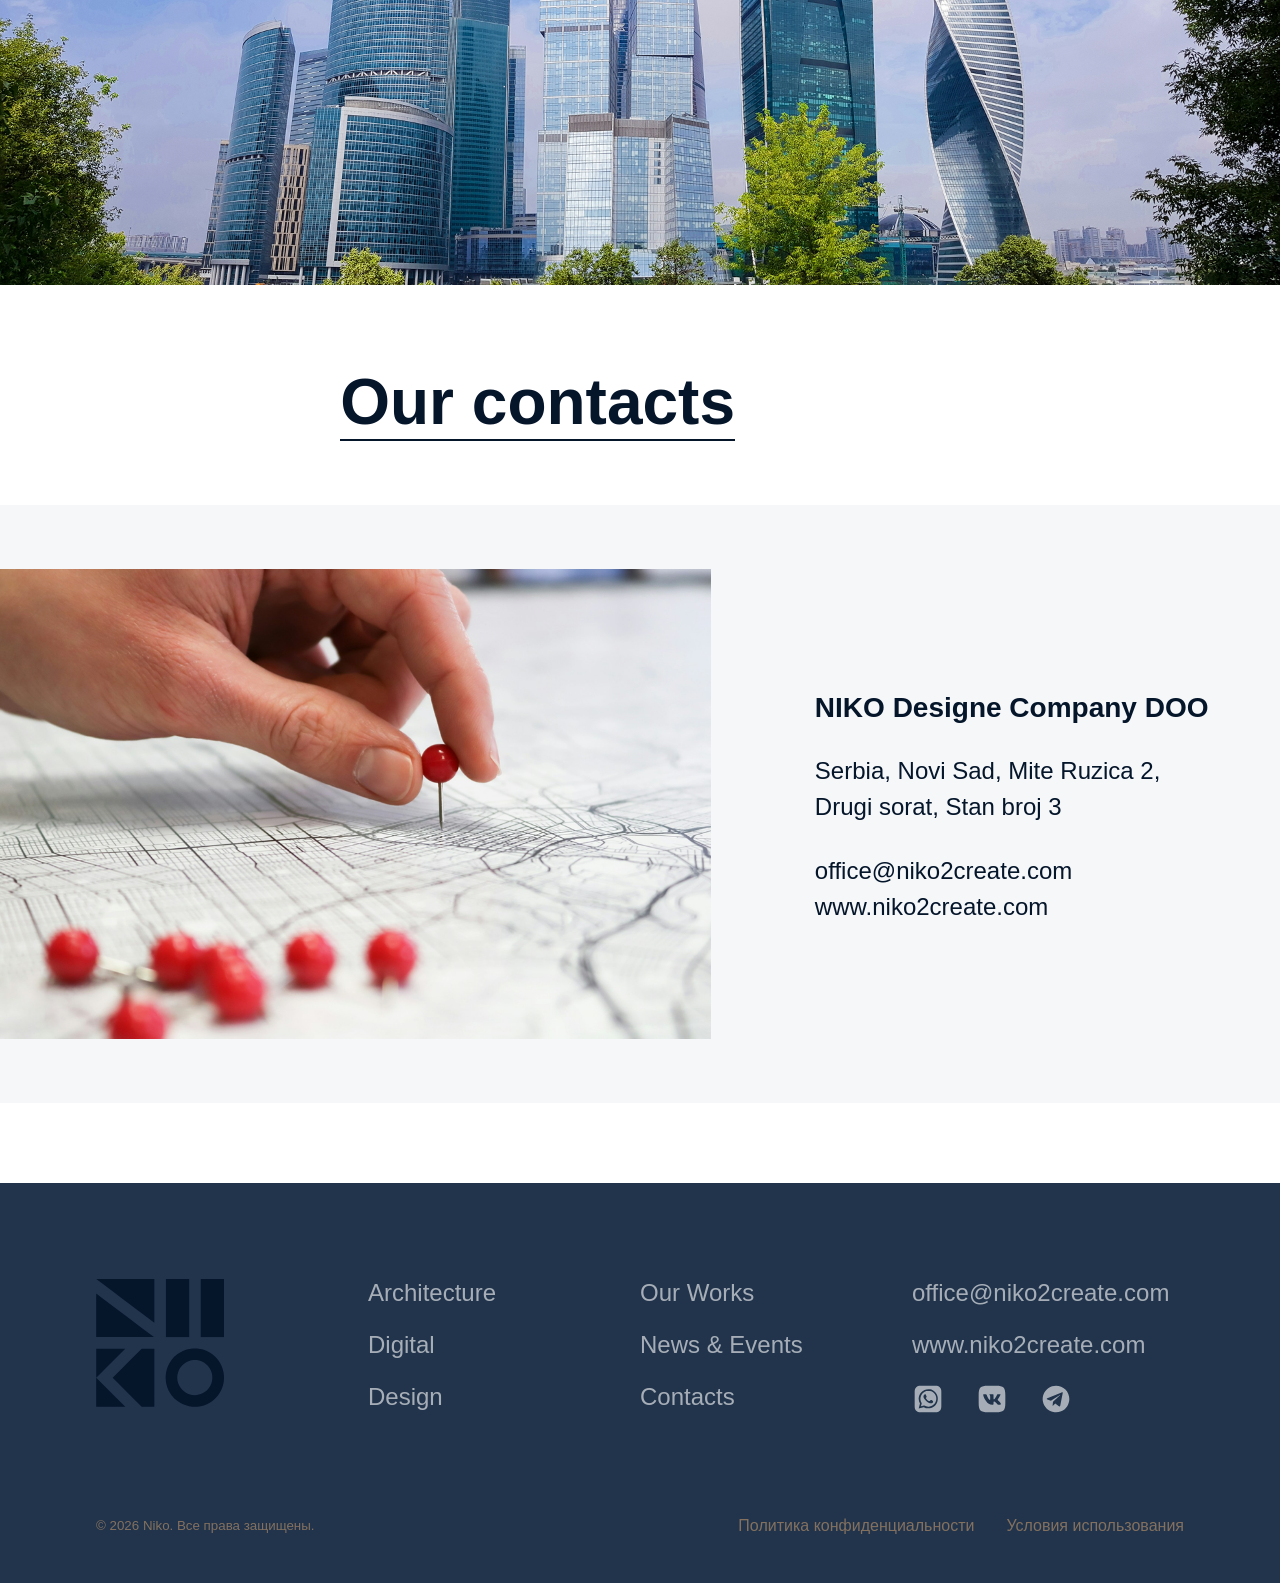
<file: design.html>
<!DOCTYPE html>
<html lang="ru">

<head>
  <meta charset="UTF-8">
  <meta name="viewport" content="width=device-width, initial-scale=1.0">
  <title>Design</title>
  <link href="https://fonts.cdnfonts.com/css/neue-haas-grotesk-display-pro" rel="stylesheet">
  <link rel="icon" type="image/x-icon" href="favicon.ico">
  <link rel="stylesheet" href="css/reset.css">
  <link rel="stylesheet" href="css/style.css">
  <link rel="stylesheet" href="https://cdn.jsdelivr.net/npm/swiper@11/swiper-bundle.min.css" />
</head>

<body class="inner-page">
  <header class="main-header">
    <div class="header-logo-place">

      <a href="index.html" class="static-logo">
        <svg version="1.1" id="Слой_1" xmlns="http://www.w3.org/2000/svg" xmlns:xlink="http://www.w3.org/1999/xlink"
          x="0px" y="0px" viewBox="0 0 500 500" style="enable-background:new 0 0 500 500;" xml:space="preserve">
          <g>
            <path class="st0" d="M227.8,0.1v171.2l-45.4-34.2v-0.9h-1.1C123.4,92.6,58.8,43.9,0.9,0.3V0.1H227.8z" />
            <rect x="273.2" y="0.1" class="st0" width="90.7" height="226.8" />
            <rect x="409.3" y="0.1" class="st0" width="90.7" height="226.8" />
            <polygon class="st0" points="46.3,90.9 46.3,91.3 45.7,90.9 	" />
            <polygon class="st0" points="46.3,90.9 46.3,91.3 45.7,90.9 	" />
            <polygon class="st0" points="182.4,136.2 182.4,137.1 181.3,136.2 	" />
            <path class="st0" d="M226.3,227H0.9V57.1C74.1,112.3,153.2,171.9,226.3,227z" />
            <polygon class="st0" points="114.4,272.3 33,353.7 23.6,363.1 0.9,385.8 0.9,272.3 	" />
            <polygon class="st0" points="114.4,499.2 0.9,499.2 0.9,385.8 69,453.8 91.7,476.5 	" />
            <polygon class="st0" points="227.8,272.3 227.8,499.2 178.5,499.2 137.1,457.7 133.2,453.8 87.8,408.4 65.1,385.8 87.8,363.1 
       91.7,359.2 133.1,317.7 178.5,272.3 	" />
            <path class="st0" d="M497.8,363.1c-3.3-16.7-10.2-32.1-20-45.4c-6.5-8.9-14.4-16.8-23.2-23.5c-13.2-10-28.6-17.1-45.4-20.6
       c-2.6-0.5-5.2-1-7.8-1.3c-5-0.7-10.2-1-15.4-1c-5.2,0-10.4,0.4-15.4,1c-2.3,0.3-4.5,0.7-6.8,1.1c-16.7,3.3-32.2,10.3-45.4,20
       c-9.3,6.8-17.4,15-24.2,24.2c-9.8,13.2-16.7,28.6-20,45.4c-0.4,2.2-0.8,4.4-1.1,6.7c-0.7,5.1-1.1,10.2-1.1,15.5s0.4,10.4,1.1,15.5
       c0.3,2.6,0.8,5.2,1.3,7.7c3.5,16.8,10.6,32.2,20.6,45.4c6.7,8.8,14.6,16.6,23.5,23.2c13.2,9.8,28.6,16.7,45.4,20
       c7.2,1.4,14.6,2.2,22.2,2.2c8,0,15.7-0.8,23.2-2.4c16.8-3.5,32.2-10.6,45.4-20.6c8.5-6.4,16-13.9,22.4-22.4
       c10-13.2,17.1-28.6,20.6-45.4c1.6-7.5,2.4-15.3,2.4-23.2C500,377.6,499.3,370.2,497.8,363.1z M450.6,408.4
       c-6.9,19.2-22.1,34.4-41.3,41.3c-7.2,2.6-15.1,4.1-23.2,4.1c-7.8,0-15.2-1.3-22.2-3.7c-19.7-6.7-35.3-22.2-42.4-41.7
       c-1.3-3.6-2.3-7.3-3-11.2c-0.7-3.9-1.1-7.9-1.1-12c0-4.1,0.4-8.1,1.1-12c0.6-3.5,1.5-6.8,2.6-10.1c6.9-20,22.7-35.9,42.8-42.8
       c3.3-1.1,6.7-2,10.1-2.6c3.9-0.7,7.9-1.1,12-1.1s8.1,0.4,12,1.1c3.9,0.7,7.6,1.7,11.2,3c19.5,7,35,22.7,41.7,42.4
       c2.4,7,3.7,14.4,3.7,22.2C454.6,393.4,453.2,401.2,450.6,408.4z" />
          </g>
        </svg>
      </a>
    </div>
    <nav class="main-nav">
      <ul class="menu-list">
        <a href="index.html" class="nav-link">Home</a>
        <a href="architecture.html" class="nav-link">Architecture</a>
        <a href="digital.html" class="nav-link">Digital</a>
        <a href="index.html#works" class="nav-link">Our Works</a>
        <a href="index.html#news" class="nav-link">News & Events</a>
        <a href="index.html#contacts" class="nav-link">Contacts</a>
      </ul>
    </nav>
    <!-- Кнопка Бургер -->
    <div class="mobile-burger" id="burger">
      <span></span>
      <span></span>
      <span></span>
    </div>
    <!-- Полноэкранное мобильное меню -->
    <div class="mobile-menu" id="mobileMenu">
      <nav class="mobile-nav">
        <a href="index.html" class="mobile-link">Home</a>
        <a href="architecture.html" class="mobile-link">Architecture</a>
        <a href="digital.html" class="mobile-link">Digital</a>
        <a href="index.html#works" class="mobile-link">Our Works</a>
        <a href="index.html#news" class="mobile-link">News & Events</a>
        <a href="index.html#contacts" class="mobile-link">Contacts</a>
      </nav>
    </div>
  </header>
 
  <section class="hero">
    <img class="hero__image" src="images/design/hero-bg.png" alt="">
    <div class="hero__content">
      <h1 class="hero__title reveal">Design <br>that shapes the future</h1>
    </div>
  </section>
  <section class="concept">
    <div class="concept__top">
      <h2 class="concept__title">Conceptual Thinking</h2>
      <div class="concept__subtitle">
        <p>We analyze, strategize, and design architectural solutions that redefine spatial experiences.</p>
      </div>
    </div>
    <div class="concept-grid">
      <div class="concept-card reveal">
        <img class="concept-card__image" src="images/architecture/concept/1.png" alt="">
        <div class="concept-card__content">
          <h3 class="concept-card__title">Analysis & Strategy</h3>
          <ul class="concept-card__list">
            <li class="concept-card__item">Site research and comprehensive context analysis</li>
            <li class="concept-card__item">Feasibility studies with KPI and TDP metrics</li>
            <li class="concept-card__item">Development of unique project identity and positioning</li>
            <li class="concept-card__item">Regulatory and zoning compliance assessment</li>
          </ul>
        </div>
      </div>
      <div class="concept-card reveal">
        <img class="concept-card__image" src="images/architecture/concept/2.png" alt="">
        <div class="concept-card__content">
          <h3 class="concept-card__title">Architectural Concept</h3>
          <ul class="concept-card__list">
            <li class="concept-card__item">Creating innovative volumetric solutions</li>
            <li class="concept-card__item">Defining unique aesthetic language</li>
            <li class="concept-card__item">Establishing functional logic and flow</li>
            <li class="concept-card__item">Spatial narrative and user experience desig</li>
          </ul>
        </div>
      </div>
      <div class="concept-card reveal">
        <img class="concept-card__image" src="images/architecture/concept/3.png" alt="">
        <div class="concept-card__content">
          <h3 class="concept-card__title">Master Planning</h3>
          <ul class="concept-card__list">
            <li class="concept-card__item">Designing integrated urban environments</li>
            <li class="concept-card__item">Landscape architecture and open spaces</li>
            <li class="concept-card__item">Seamless connection between building and urban fabric</li>
            <li class="concept-card__item">Sustainability and circulation optimization</li>
          </ul>
        </div>
      </div>
      <div class="concept-card reveal">
        <img class="concept-card__image" src="images/architecture/concept/4.png" alt="">
        <div class="concept-card__content">
          <h3 class="concept-card__title">Pre-design Research</h3>
          <ul class="concept-card__list">
            <li class="concept-card__item">Exploring meaning and cultural context</li>
            <li class="concept-card__item">Formulating architectural manifesto</li>
            <li class="concept-card__item">Historical and typological studies</li>
            <li class="concept-card__item">Material and tectonic investigations</li>
          </ul>
        </div>
      </div>
    </div>
  </section>
  <section class="meet">
    <h2 class="meet__title">Meet the Partner</h2>
    <div class="meet__content">
      <div class="meet__content-inner">

        <figure class="meet__quote-wrapper">
          
          <blockquote class="meet__quote-text">
            <p>"Architecture is the art of reconciliation between ourselves and the world. At NIKO, we don't just design
              buildings—we craft experiences that elevate the human spirit and stand the test of time."</p>
          </blockquote>
          <figcaption class="meet__quote-author">
            Alexander Ivanov <cite>Managing Partner <br> Architecture</cite>
          </figcaption>
        </figure>
      </div>
      <img class="meet__image" src="images/architecture/meet.png" alt="">
    </div>
  </section>
  <section class="selected">
    <h2 class="selected__title">Selected Works</h2>
    <div class="selected__wrapper">
      <div class="selected__card reveal">
        <ul class="selected__list">
          <li class="selected__item">
            <h3 class="selected__item-title">Object</h3>
            <div class="selected__item-subtitle">
              <p>
                Velocity Bridge
              </p>
            </div>
          </li>
          <li class="selected__item">
            <h3 class="selected__item-title">Location</h3>
            <div class="selected__item-subtitle">
              <p>
                Copenhagen, Denmark
              </p>
            </div>
          </li>
          <li class="selected__item">
            <h3 class="selected__item-title">Customer</h3>
            <div class="selected__item-subtitle">
              <p>
                Velocity Bridge
              </p>
            </div>
          </li>
          <li class="selected__item">
            <h3 class="selected__item-title">Details</h3>
            <div class="selected__item-subtitle">
              <p>
                over 1000m2
              </p>
            </div>
          </li>
        </ul>
        <img class="selected__image" src="images/architecture/selected/1.png" alt="">
      </div>
      <div class="selected__card reveal">
        <ul class="selected__list">
          <li class="selected__item">
            <h3 class="selected__item-title">Object</h3>
            <div class="selected__item-subtitle">
              <p>
                Velocity Bridge
              </p>
            </div>
          </li>
          <li class="selected__item">
            <h3 class="selected__item-title">Location</h3>
            <div class="selected__item-subtitle">
              <p>
                Copenhagen, Denmark
              </p>
            </div>
          </li>
          <li class="selected__item">
            <h3 class="selected__item-title">Customer</h3>
            <div class="selected__item-subtitle">
              <p>
                Velocity Bridge
              </p>
            </div>
          </li>
          <li class="selected__item">
            <h3 class="selected__item-title">Details</h3>
            <div class="selected__item-subtitle">
              <p>
                over 1000m2
              </p>
            </div>
          </li>
        </ul>
        <img class="selected__image" src="images/architecture/selected/2.png" alt="">
      </div>
      <div class="selected__card reveal">
        <ul class="selected__list">
          <li class="selected__item">
            <h3 class="selected__item-title">Object</h3>
            <div class="selected__item-subtitle">
              <p>
                Velocity Bridge
              </p>
            </div>
          </li>
          <li class="selected__item">
            <h3 class="selected__item-title">Location</h3>
            <div class="selected__item-subtitle">
              <p>
                Copenhagen, Denmark
              </p>
            </div>
          </li>
          <li class="selected__item">
            <h3 class="selected__item-title">Customer</h3>
            <div class="selected__item-subtitle">
              <p>
                Velocity Bridge
              </p>
            </div>
          </li>
          <li class="selected__item">
            <h3 class="selected__item-title">Details</h3>
            <div class="selected__item-subtitle">
              <p>
                over 1000m2
              </p>
            </div>
          </li>
        </ul>
        <img class="selected__image" src="images/architecture/selected/3.png" alt="">
      </div>
    </div>
  </section>
  <section class="contacts contacts-arch" id="contacts">
    <h2 class="contacts__title">Our contacts</h2>
    <div class="contacts__wrapper">
      <img class="contacts__image" src="images/contacts.png" alt="">
      <div class="contacts-content">
        <h3 class="contacts-content__title">NIKO Designe Company DOO</h3>
        <address class="contacts-content__address">Serbia, Novi Sad, Mite Ruzica 2,<br> Drugi sorat, Stan broj 3</address>
        <a class="contacts-content__email" href="mailto:office@niko2create.com">office@niko2create.com</a>
        <a class="contacts-content__link" href="www.niko2create.com">www.niko2create.com</a>
      </div>
    </div>
  </section>

  <footer class="footer">
    <div class="footer__body">
      <div class="footer__col">
        <a class="footer__logo" href="index.html">
          <svg version="1.1" id="Слой_1" xmlns="http://www.w3.org/2000/svg" xmlns:xlink="http://www.w3.org/1999/xlink"
          x="0px" y="0px" viewBox="0 0 500 500" style="enable-background:new 0 0 500 500;" xml:space="preserve">
          <g>
            <path class="st0" d="M227.8,0.1v171.2l-45.4-34.2v-0.9h-1.1C123.4,92.6,58.8,43.9,0.9,0.3V0.1H227.8z" />
            <rect x="273.2" y="0.1" class="st0" width="90.7" height="226.8" />
            <rect x="409.3" y="0.1" class="st0" width="90.7" height="226.8" />
            <polygon class="st0" points="46.3,90.9 46.3,91.3 45.7,90.9 	" />
            <polygon class="st0" points="46.3,90.9 46.3,91.3 45.7,90.9 	" />
            <polygon class="st0" points="182.4,136.2 182.4,137.1 181.3,136.2 	" />
            <path class="st0" d="M226.3,227H0.9V57.1C74.1,112.3,153.2,171.9,226.3,227z" />
            <polygon class="st0" points="114.4,272.3 33,353.7 23.6,363.1 0.9,385.8 0.9,272.3 	" />
            <polygon class="st0" points="114.4,499.2 0.9,499.2 0.9,385.8 69,453.8 91.7,476.5 	" />
            <polygon class="st0" points="227.8,272.3 227.8,499.2 178.5,499.2 137.1,457.7 133.2,453.8 87.8,408.4 65.1,385.8 87.8,363.1 
       91.7,359.2 133.1,317.7 178.5,272.3 	" />
            <path class="st0" d="M497.8,363.1c-3.3-16.7-10.2-32.1-20-45.4c-6.5-8.9-14.4-16.8-23.2-23.5c-13.2-10-28.6-17.1-45.4-20.6
       c-2.6-0.5-5.2-1-7.8-1.3c-5-0.7-10.2-1-15.4-1c-5.2,0-10.4,0.4-15.4,1c-2.3,0.3-4.5,0.7-6.8,1.1c-16.7,3.3-32.2,10.3-45.4,20
       c-9.3,6.8-17.4,15-24.2,24.2c-9.8,13.2-16.7,28.6-20,45.4c-0.4,2.2-0.8,4.4-1.1,6.7c-0.7,5.1-1.1,10.2-1.1,15.5s0.4,10.4,1.1,15.5
       c0.3,2.6,0.8,5.2,1.3,7.7c3.5,16.8,10.6,32.2,20.6,45.4c6.7,8.8,14.6,16.6,23.5,23.2c13.2,9.8,28.6,16.7,45.4,20
       c7.2,1.4,14.6,2.2,22.2,2.2c8,0,15.7-0.8,23.2-2.4c16.8-3.5,32.2-10.6,45.4-20.6c8.5-6.4,16-13.9,22.4-22.4
       c10-13.2,17.1-28.6,20.6-45.4c1.6-7.5,2.4-15.3,2.4-23.2C500,377.6,499.3,370.2,497.8,363.1z M450.6,408.4
       c-6.9,19.2-22.1,34.4-41.3,41.3c-7.2,2.6-15.1,4.1-23.2,4.1c-7.8,0-15.2-1.3-22.2-3.7c-19.7-6.7-35.3-22.2-42.4-41.7
       c-1.3-3.6-2.3-7.3-3-11.2c-0.7-3.9-1.1-7.9-1.1-12c0-4.1,0.4-8.1,1.1-12c0.6-3.5,1.5-6.8,2.6-10.1c6.9-20,22.7-35.9,42.8-42.8
       c3.3-1.1,6.7-2,10.1-2.6c3.9-0.7,7.9-1.1,12-1.1s8.1,0.4,12,1.1c3.9,0.7,7.6,1.7,11.2,3c19.5,7,35,22.7,41.7,42.4
       c2.4,7,3.7,14.4,3.7,22.2C454.6,393.4,453.2,401.2,450.6,408.4z" />
          </g>
        </svg>
        </a>
      </div>
      <div class="footer__col">
        <ul class="footer__menu-list">
          <li class="footer__menu-item"><a href="architecture.html" class="footer__menu-link">Architecture</a></li>
          <li class="footer__menu-item"><a href="digital.html" class="footer__menu-link">Digital</a></li>
          <li class="footer__menu-item"><a href="design.html" class="footer__menu-link">Design</a></li>
        </ul>
      </div>
      <div class="footer__col">
        <ul class="footer__menu-list">
          <li class="footer__menu-item"><a href="index.html#works" class="footer__menu-link">Our Works</a></li>
          <li class="footer__menu-item"><a href="index.html#news" class="footer__menu-link">News & Events</a></li>
          <li class="footer__menu-item"><a href="#contacts" class="footer__menu-link">Contacts</a></li>
        </ul>
      </div>
      <div class="footer__col">
        <ul class="footer__menu-list">
          <li class="footer__menu-item"><a href="mailto:" class="footer__menu-link">office@niko2create.com</a></li>
          <li class="footer__menu-item"><a href="www.niko2create.com" class="footer__menu-link">www.niko2create.com</a></li>
          <li class="footer__menu-item">
            <ul class="footer__soc1als-list">
              <li class="footer__soc1als-item">
                <a class="footer__soc1als-link" href="/">
                  <svg width="32" height="32" viewBox="0 0 32 32" fill="none" xmlns="http://www.w3.org/2000/svg">
                    <path d="M29.3332 8.73268C29.3182 8.15745 29.2737 7.58336 29.1998 7.01268C29.1003 6.51285 28.9344 6.02856 28.7065 5.57268C28.4682 5.07816 28.1481 4.62738 27.7598 4.23935C27.368 3.85562 26.918 3.53614 26.4265 3.29268C25.97 3.06927 25.4857 2.90785 24.9865 2.81268C24.4213 2.72801 23.8512 2.67903 23.2798 2.66602H8.73317C8.15793 2.681 7.58384 2.7255 7.01317 2.79935C6.51334 2.89891 6.02905 3.06482 5.57317 3.29268C5.07864 3.531 4.62787 3.85105 4.23984 4.23935C3.85611 4.63123 3.53663 5.08121 3.29317 5.57268C3.06976 6.02917 2.90834 6.51345 2.81317 7.01268C2.7285 7.57793 2.67952 8.14795 2.6665 8.71935C2.6665 8.97268 2.6665 9.33268 2.6665 9.43935V22.5593C2.6665 22.706 2.6665 23.026 2.6665 23.266C2.68149 23.8413 2.72599 24.4153 2.79984 24.986C2.8994 25.4859 3.06531 25.9701 3.29317 26.426C3.53149 26.9205 3.85153 27.3713 4.23984 27.7593C4.63172 28.1431 5.0817 28.4626 5.57317 28.706C6.02966 28.9294 6.51394 29.0909 7.01317 29.186C7.57842 29.2707 8.14843 29.3197 8.71984 29.3327H23.2665C23.8417 29.3177 24.4158 29.2732 24.9865 29.1993C25.4863 29.0998 25.9706 28.9339 26.4265 28.706C26.921 28.4677 27.3718 28.1477 27.7598 27.7593C28.1436 27.3675 28.4631 26.9175 28.7065 26.426C28.9299 25.9695 29.0913 25.4852 29.1865 24.986C29.2712 24.4208 29.3202 23.8508 29.3332 23.2793C29.3332 23.026 29.3332 22.706 29.3332 22.5593V9.43935C29.3332 9.33268 29.3332 8.97268 29.3332 8.73268ZM16.3065 25.3327C14.7053 25.3248 13.132 24.912 11.7332 24.1327L6.6665 25.466L7.99984 20.506C7.13999 19.0613 6.67982 17.4139 6.6665 15.7327C6.67181 13.8432 7.23611 11.9976 8.28832 10.4283C9.34053 8.85895 10.8336 7.63606 12.5795 6.91364C14.3254 6.19122 16.246 6.00158 18.0994 6.3686C19.9529 6.73562 21.6563 7.6429 22.9951 8.97615C24.3339 10.3094 25.2482 12.009 25.623 13.8609C25.9977 15.7128 25.816 17.6342 25.1009 19.3831C24.3857 21.132 23.1691 22.6301 21.6041 23.6888C20.0392 24.7476 18.1959 25.3195 16.3065 25.3327V25.3327ZM16.3065 7.82602C14.8929 7.84219 13.5089 8.23266 12.2952 8.95767C11.0816 9.68267 10.0818 10.7163 9.39757 11.9534C8.71332 13.1904 8.3691 14.5867 8.39995 16.0001C8.4308 17.4134 8.83561 18.7933 9.57317 19.9993L9.75984 20.306L8.95984 23.226L11.9998 22.3993L12.2932 22.5727C13.5059 23.287 14.8857 23.6688 16.2932 23.6793V23.6793C18.4149 23.6793 20.4497 22.8365 21.95 21.3362C23.4503 19.8359 24.2932 17.8011 24.2932 15.6793C24.2932 13.5576 23.4503 11.5228 21.95 10.0225C20.4497 8.5222 18.4149 7.67935 16.2932 7.67935L16.3065 7.82602ZM20.9732 19.186C20.7985 19.4773 20.5647 19.7287 20.2868 19.9239C20.0089 20.1191 19.6931 20.2539 19.3598 20.3193C18.8619 20.4104 18.3492 20.3783 17.8665 20.226C17.4123 20.084 16.9671 19.9148 16.5332 19.7193C14.8848 18.8922 13.4791 17.6519 12.4532 16.1193C11.8957 15.4093 11.5574 14.5521 11.4798 13.6527C11.4719 13.2791 11.5426 12.908 11.6873 12.5634C11.832 12.2189 12.0475 11.9086 12.3198 11.6527C12.4001 11.5617 12.4985 11.4886 12.6087 11.4381C12.719 11.3876 12.8386 11.3607 12.9598 11.3593H13.3332C13.4798 11.3593 13.6798 11.3593 13.8665 11.7727C14.0532 12.186 14.5465 13.426 14.6132 13.546C14.6459 13.61 14.663 13.6808 14.663 13.7527C14.663 13.8245 14.6459 13.8954 14.6132 13.9593C14.5542 14.1042 14.4733 14.2392 14.3732 14.3593C14.2532 14.506 14.1198 14.6793 14.0132 14.786C13.9065 14.8927 13.7732 15.026 13.9065 15.266C14.2693 15.8783 14.7183 16.4351 15.2398 16.9193C15.8077 17.4212 16.457 17.8225 17.1598 18.106C17.3998 18.226 17.5465 18.2127 17.6798 18.106C17.8132 17.9993 18.2798 17.4127 18.4398 17.1727C18.5998 16.9327 18.7598 16.9727 18.9732 17.0527C19.1865 17.1327 20.3732 17.706 20.6132 17.826C20.8532 17.946 20.9998 17.9993 21.0665 18.106C21.1243 18.455 21.0922 18.8129 20.9732 19.146V19.186Z" fill="white" />
                  </svg>
                </a>
              </li>
              <li class="footer__soc1als-item">
                <a class="footer__soc1als-link" href="/">
                  <svg width="32" height="32" viewBox="0 0 32 32" fill="none" xmlns="http://www.w3.org/2000/svg">
                    <path d="M20.0971 2.66602H11.9165C4.44425 2.66602 2.6665 4.44376 2.6665 11.9021V20.0827C2.6665 27.5549 4.43042 29.3327 11.9026 29.3327H20.0832C27.5554 29.3327 29.3332 27.5688 29.3332 20.0965V11.916C29.3332 4.44376 27.5693 2.66602 20.0971 2.66602ZM24.1943 21.6938H22.2498C21.5138 21.6938 21.2915 21.0965 19.9721 19.7771C18.8193 18.666 18.3332 18.5271 18.0415 18.5271C17.6388 18.5271 17.5276 18.6382 17.5276 19.1938V20.9438C17.5276 21.416 17.3748 21.6938 16.1388 21.6938C14.9393 21.6132 13.7761 21.2488 12.745 20.6306C11.7139 20.0125 10.8444 19.1582 10.2082 18.1382C8.69765 16.2581 7.64665 14.0514 7.13876 11.6938C7.13876 11.4021 7.24984 11.1382 7.80542 11.1382H9.74984C10.2498 11.1382 10.4304 11.3604 10.6248 11.8743C11.5693 14.6521 13.1804 17.0688 13.8332 17.0688C14.0832 17.0688 14.1943 16.9577 14.1943 16.3327V13.4715C14.1109 12.166 13.4165 12.0549 13.4165 11.5827C13.4256 11.4581 13.483 11.342 13.5763 11.259C13.6697 11.176 13.7917 11.1327 13.9165 11.1382H16.9721C17.3888 11.1382 17.5276 11.3465 17.5276 11.8465V15.7077C17.5276 16.1243 17.7082 16.2632 17.8332 16.2632C18.0832 16.2632 18.2776 16.1243 18.7359 15.666C19.7208 14.4649 20.5256 13.1268 21.1248 11.6938C21.186 11.5213 21.3019 11.3737 21.4549 11.2733C21.6079 11.173 21.7896 11.1255 21.9721 11.1382H23.9165C24.4998 11.1382 24.6248 11.4299 24.4998 11.8465C23.7923 13.4309 22.917 14.9349 21.8888 16.3327C21.6804 16.6521 21.5971 16.8188 21.8888 17.1938C22.0832 17.4854 22.7638 18.0549 23.2221 18.5965C23.8887 19.2615 24.4423 20.0309 24.8609 20.8743C25.0276 21.416 24.7498 21.6938 24.1943 21.6938V21.6938Z" fill="white" />
                  </svg>
                </a>
              </li>
              <li class="footer__soc1als-item">
                <a class="footer__soc1als-link" href="/">
                  <svg width="32" height="32" viewBox="0 0 32 32" fill="none" xmlns="http://www.w3.org/2000/svg">
                    <path d="M15.9925 2.66602C13.3554 2.66602 10.7776 3.448 8.58492 4.91309C6.39226 6.37817 4.68329 8.46055 3.67413 10.8969C2.66496 13.3333 2.40091 16.0141 2.91538 18.6006C3.42985 21.187 4.69973 23.5627 6.56443 25.4274C8.42913 27.2921 10.8049 28.562 13.3913 29.0765C15.9777 29.591 18.6586 29.3269 21.095 28.3177C23.5313 27.3086 25.6137 25.5996 27.0788 23.407C28.5439 21.2143 29.3259 18.6364 29.3259 15.9993C29.326 14.2484 28.9812 12.5145 28.3112 10.8967C27.6412 9.27899 26.6591 7.80908 25.4209 6.57093C24.1828 5.33279 22.7129 4.35067 21.0951 3.68066C19.4774 3.01065 17.7435 2.66587 15.9925 2.66602V2.66602ZM20.2319 22.8693C20.182 22.9937 20.106 23.1061 20.0092 23.1988C19.9123 23.2915 19.7967 23.3624 19.6702 23.4068C19.5437 23.4512 19.4091 23.468 19.2756 23.4561C19.142 23.4442 19.0126 23.404 18.8959 23.338L15.2763 20.5255L12.9532 22.6687C12.8993 22.7085 12.8363 22.7341 12.7698 22.7432C12.7034 22.7523 12.6358 22.7445 12.5732 22.7206L13.0185 18.736L13.0328 18.7473L13.0419 18.6686C13.0419 18.6686 19.5552 12.7386 19.8206 12.486C20.0892 12.234 20.0006 12.1793 20.0006 12.1793C20.0159 11.8719 19.5185 12.1793 19.5185 12.1793L10.8885 17.7313L7.29453 16.5073C7.29453 16.5073 6.74253 16.3093 6.69053 15.874C6.63587 15.442 7.31252 15.2073 7.31252 15.2073L21.6019 9.53067C21.6019 9.53067 22.7765 9.00731 22.7765 9.87402L20.2319 22.8693Z" fill="white" />
                  </svg>
                </a>
              </li>
            </ul>
          </li>
        </ul>
      </div>
      
    </div>
    <div class="footer__bottom">
      <small class="footer__copy">
        © 2026 Niko. Все права защищены.
      </small>
      <a class="footer__additional" href="#">Политика конфиденциальности</a>
      <a class="footer__additional" href="#">Условия использования</a>
    </div>
  </footer>






  <script src="https://cdn.jsdelivr.net/npm/swiper@11/swiper-bundle.min.js"
    onload="window.isSwiperReady = true; if(window.initMySite) window.initMySite();">
    </script>

  <script src="js/common.js"></script>
</body>

</html>
</file>
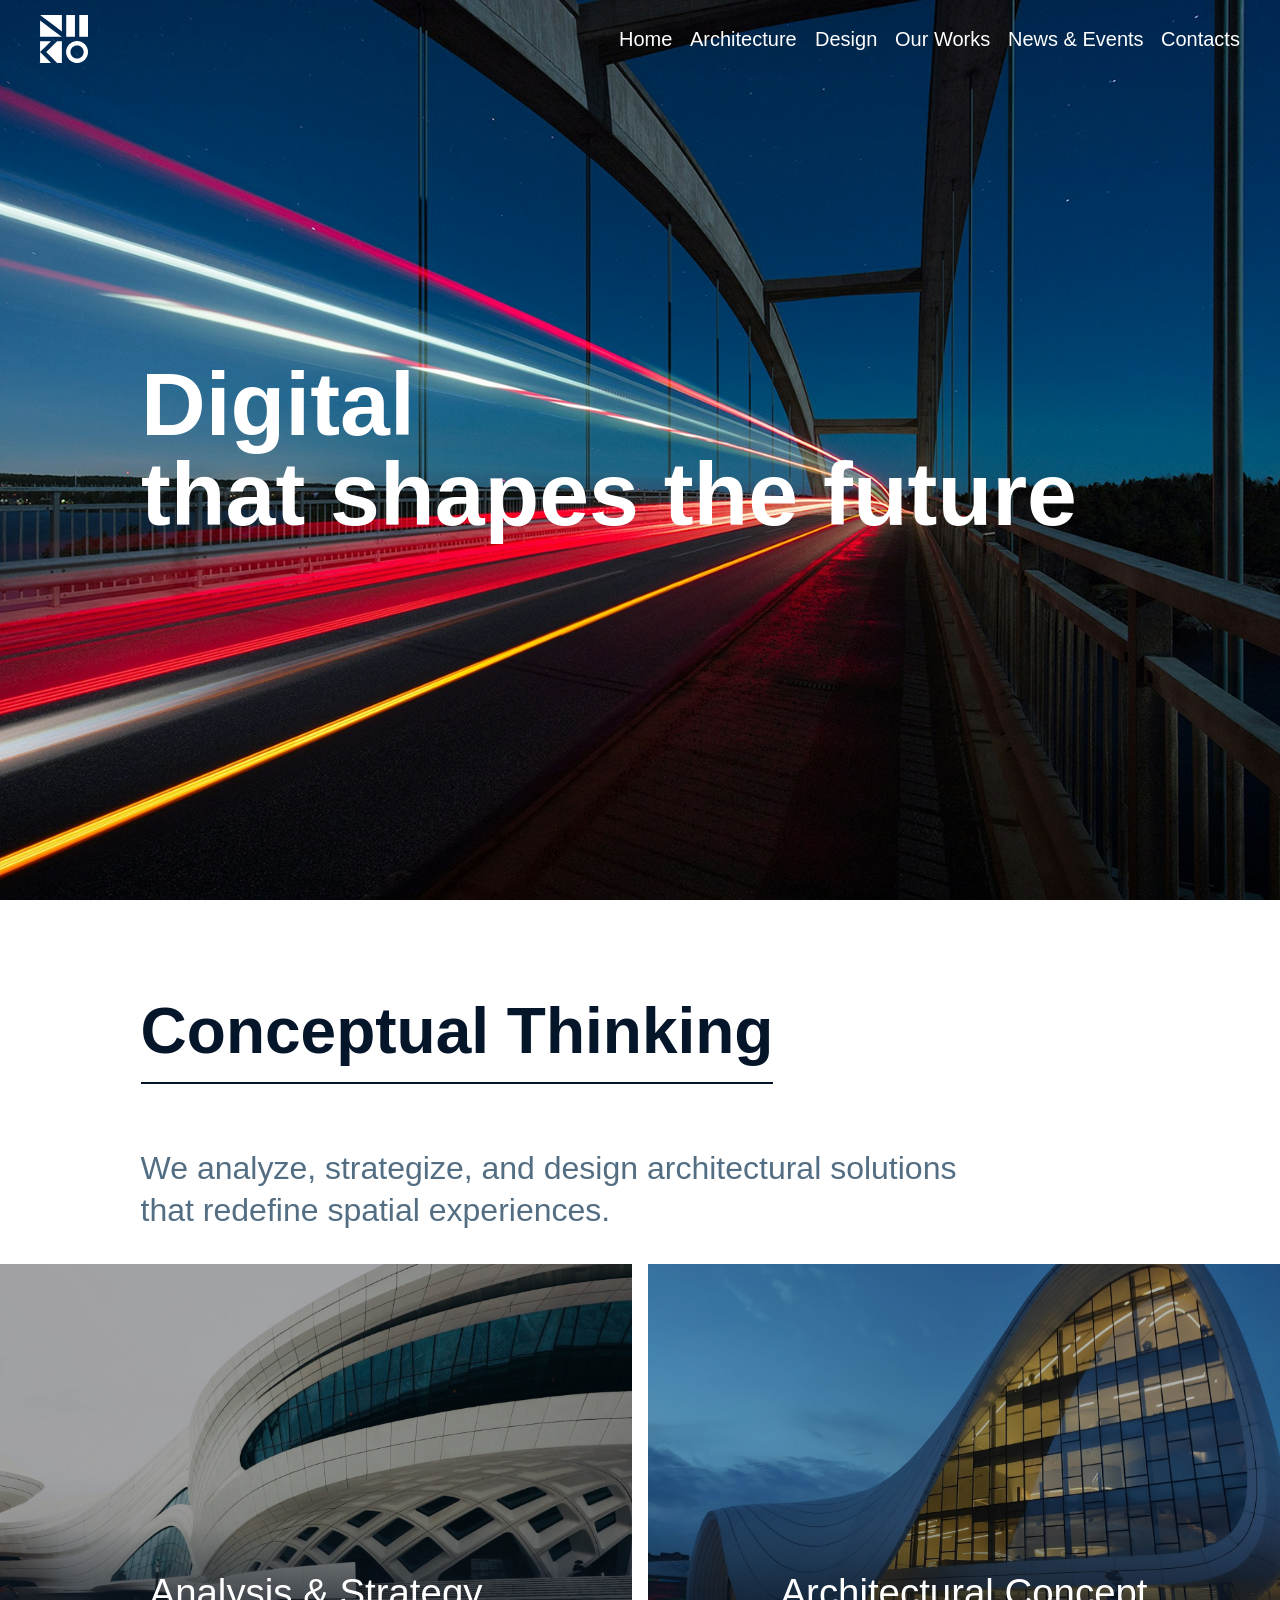
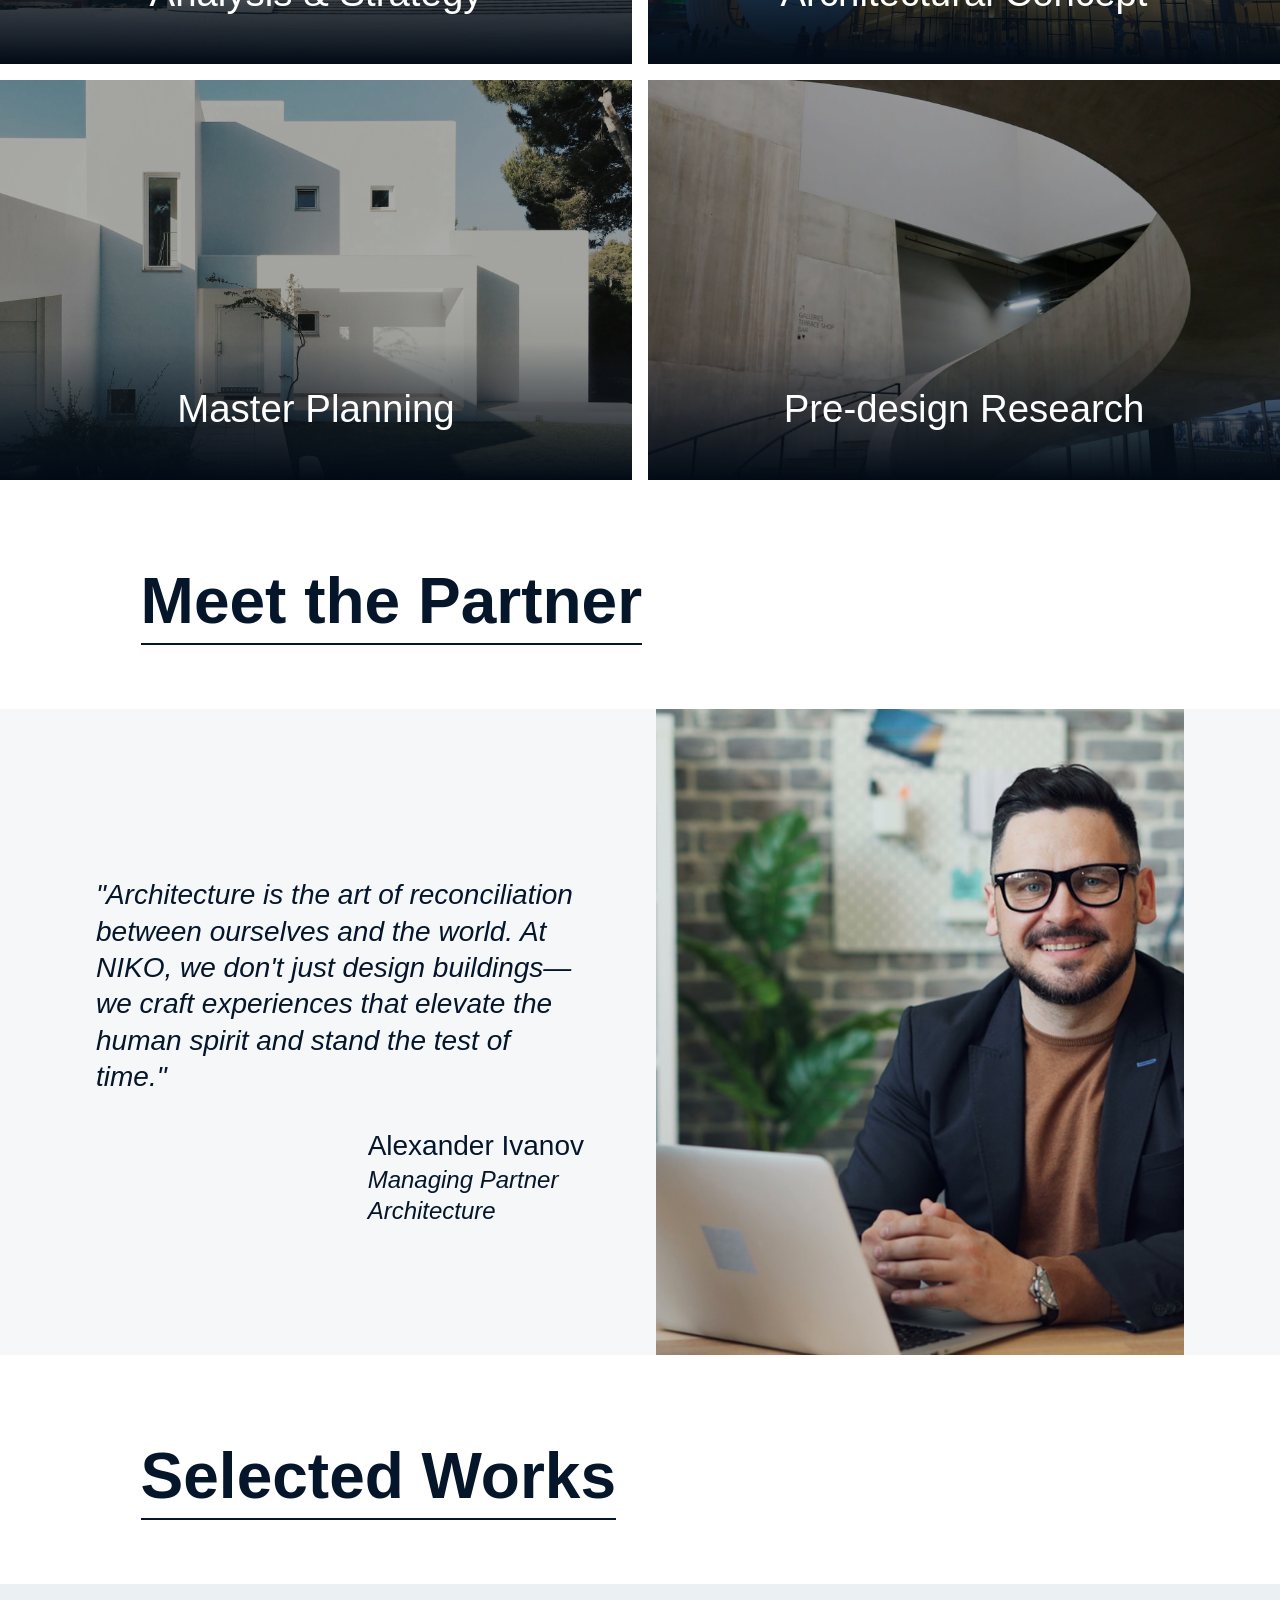
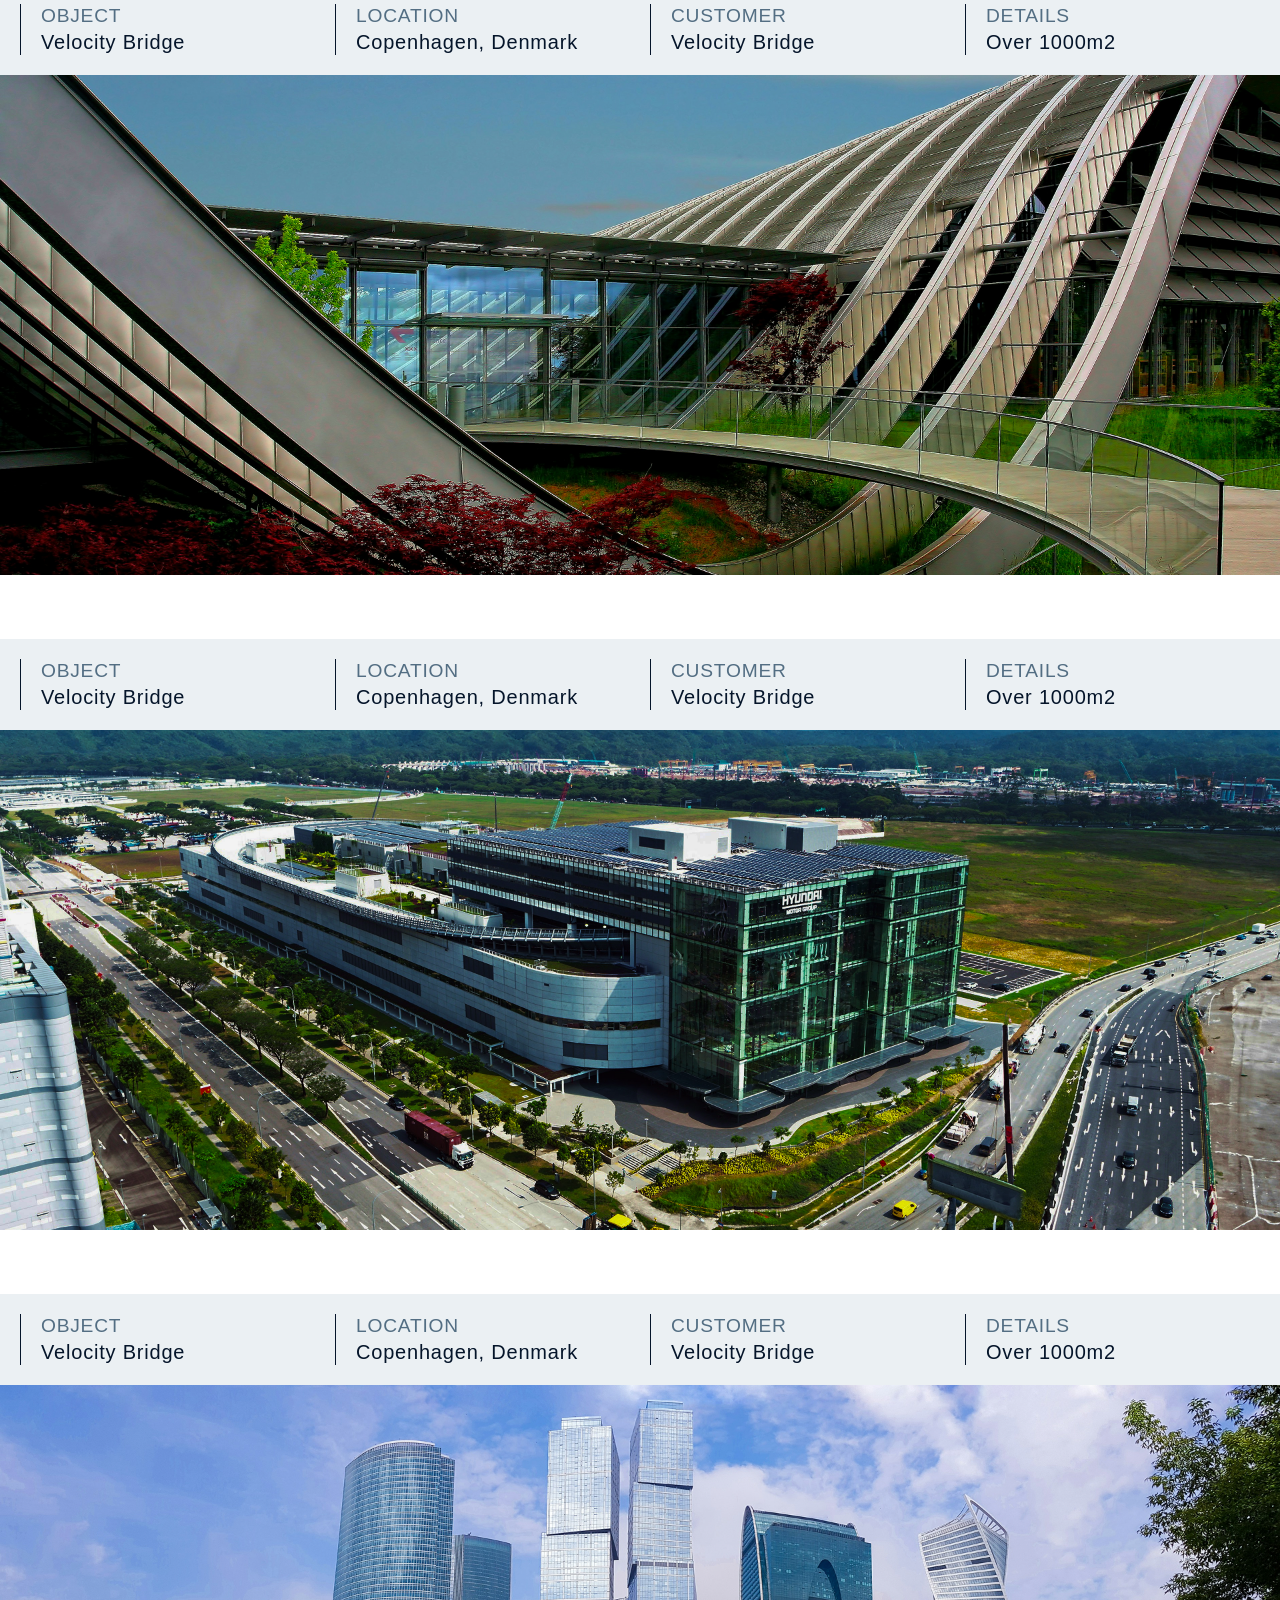
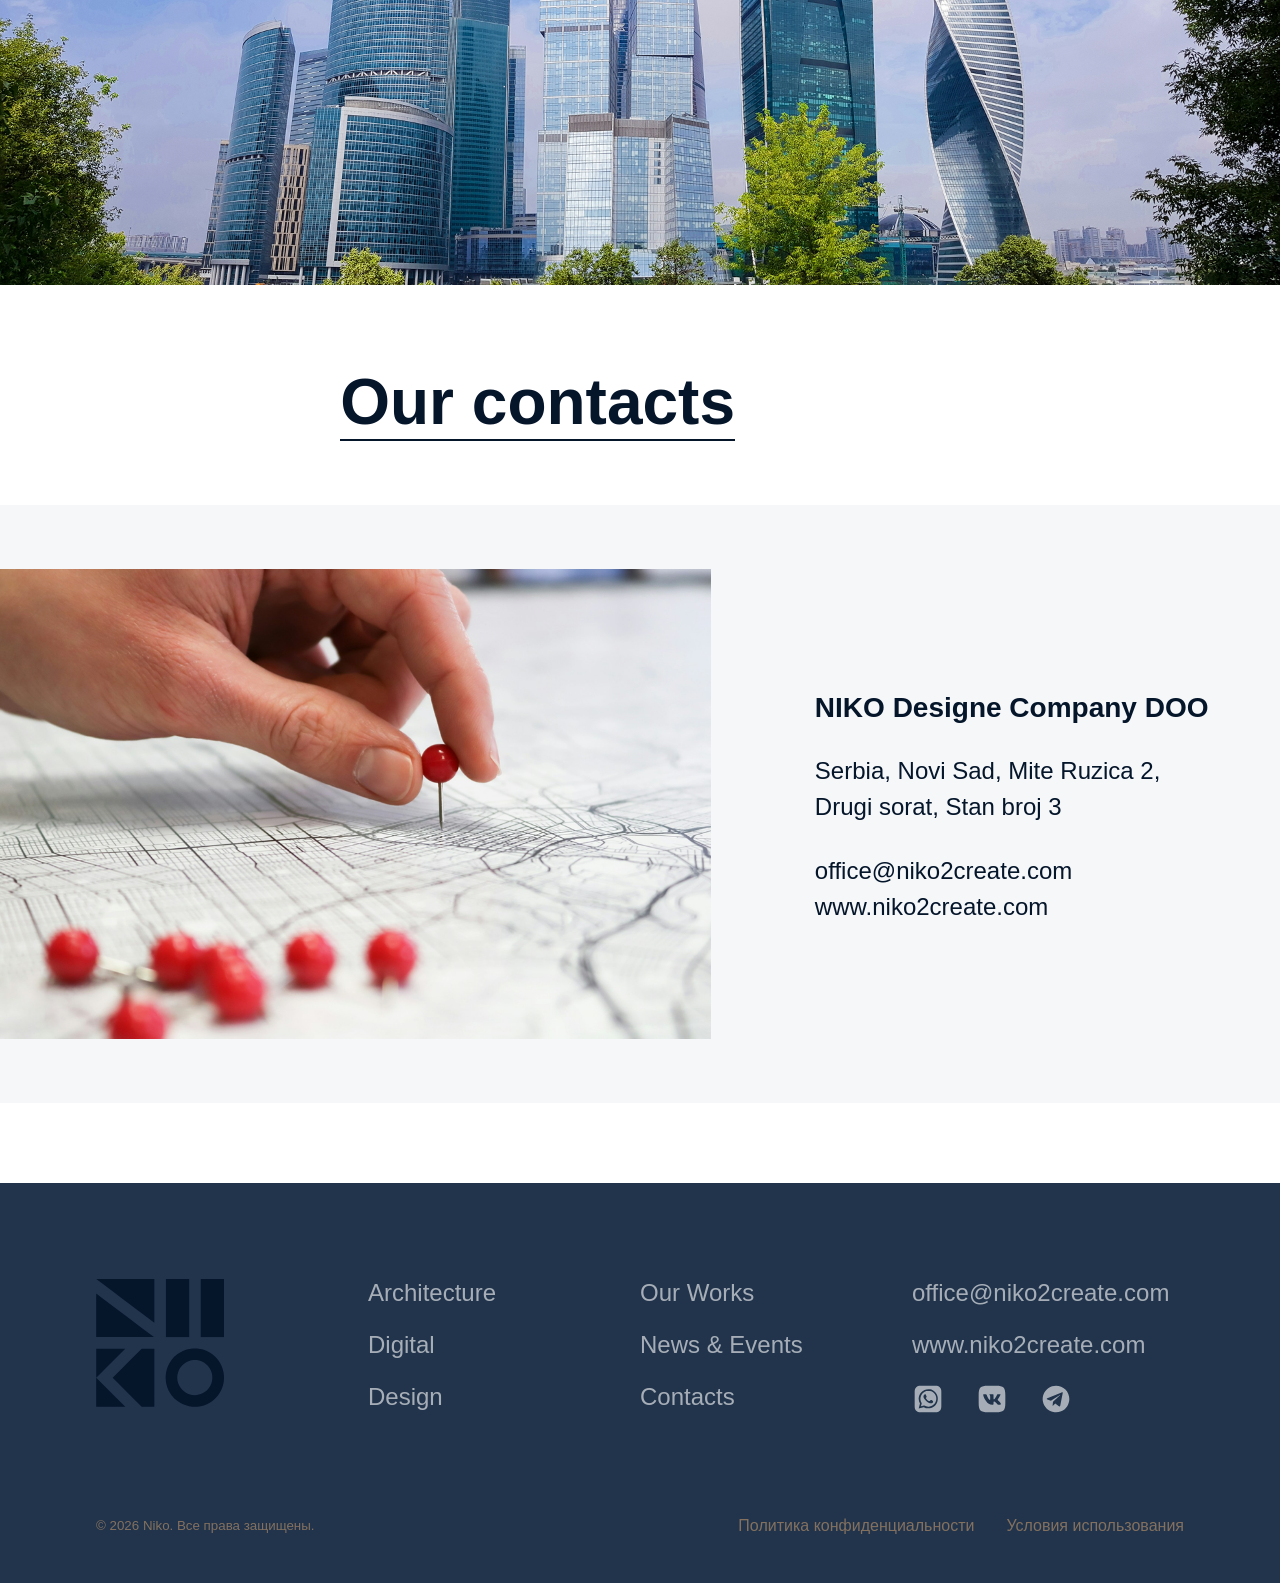
<file: digital.html>
<!DOCTYPE html>
<html lang="ru">

<head>
  <meta charset="UTF-8">
  <meta name="viewport" content="width=device-width, initial-scale=1.0">
  <title>Digital</title>
  <link href="https://fonts.cdnfonts.com/css/neue-haas-grotesk-display-pro" rel="stylesheet">
  <link rel="icon" type="image/x-icon" href="favicon.ico">
  <link rel="stylesheet" href="css/reset.css">
  <link rel="stylesheet" href="css/style.css">
  <link rel="stylesheet" href="https://cdn.jsdelivr.net/npm/swiper@11/swiper-bundle.min.css" />
</head>

<body class="inner-page">
  <header class="main-header">
    <div class="header-logo-place">

      <a href="index.html" class="static-logo">
        <svg version="1.1" id="Слой_1" xmlns="http://www.w3.org/2000/svg" xmlns:xlink="http://www.w3.org/1999/xlink"
          x="0px" y="0px" viewBox="0 0 500 500" style="enable-background:new 0 0 500 500;" xml:space="preserve">
          <g>
            <path class="st0" d="M227.8,0.1v171.2l-45.4-34.2v-0.9h-1.1C123.4,92.6,58.8,43.9,0.9,0.3V0.1H227.8z" />
            <rect x="273.2" y="0.1" class="st0" width="90.7" height="226.8" />
            <rect x="409.3" y="0.1" class="st0" width="90.7" height="226.8" />
            <polygon class="st0" points="46.3,90.9 46.3,91.3 45.7,90.9 	" />
            <polygon class="st0" points="46.3,90.9 46.3,91.3 45.7,90.9 	" />
            <polygon class="st0" points="182.4,136.2 182.4,137.1 181.3,136.2 	" />
            <path class="st0" d="M226.3,227H0.9V57.1C74.1,112.3,153.2,171.9,226.3,227z" />
            <polygon class="st0" points="114.4,272.3 33,353.7 23.6,363.1 0.9,385.8 0.9,272.3 	" />
            <polygon class="st0" points="114.4,499.2 0.9,499.2 0.9,385.8 69,453.8 91.7,476.5 	" />
            <polygon class="st0" points="227.8,272.3 227.8,499.2 178.5,499.2 137.1,457.7 133.2,453.8 87.8,408.4 65.1,385.8 87.8,363.1 
       91.7,359.2 133.1,317.7 178.5,272.3 	" />
            <path class="st0" d="M497.8,363.1c-3.3-16.7-10.2-32.1-20-45.4c-6.5-8.9-14.4-16.8-23.2-23.5c-13.2-10-28.6-17.1-45.4-20.6
       c-2.6-0.5-5.2-1-7.8-1.3c-5-0.7-10.2-1-15.4-1c-5.2,0-10.4,0.4-15.4,1c-2.3,0.3-4.5,0.7-6.8,1.1c-16.7,3.3-32.2,10.3-45.4,20
       c-9.3,6.8-17.4,15-24.2,24.2c-9.8,13.2-16.7,28.6-20,45.4c-0.4,2.2-0.8,4.4-1.1,6.7c-0.7,5.1-1.1,10.2-1.1,15.5s0.4,10.4,1.1,15.5
       c0.3,2.6,0.8,5.2,1.3,7.7c3.5,16.8,10.6,32.2,20.6,45.4c6.7,8.8,14.6,16.6,23.5,23.2c13.2,9.8,28.6,16.7,45.4,20
       c7.2,1.4,14.6,2.2,22.2,2.2c8,0,15.7-0.8,23.2-2.4c16.8-3.5,32.2-10.6,45.4-20.6c8.5-6.4,16-13.9,22.4-22.4
       c10-13.2,17.1-28.6,20.6-45.4c1.6-7.5,2.4-15.3,2.4-23.2C500,377.6,499.3,370.2,497.8,363.1z M450.6,408.4
       c-6.9,19.2-22.1,34.4-41.3,41.3c-7.2,2.6-15.1,4.1-23.2,4.1c-7.8,0-15.2-1.3-22.2-3.7c-19.7-6.7-35.3-22.2-42.4-41.7
       c-1.3-3.6-2.3-7.3-3-11.2c-0.7-3.9-1.1-7.9-1.1-12c0-4.1,0.4-8.1,1.1-12c0.6-3.5,1.5-6.8,2.6-10.1c6.9-20,22.7-35.9,42.8-42.8
       c3.3-1.1,6.7-2,10.1-2.6c3.9-0.7,7.9-1.1,12-1.1s8.1,0.4,12,1.1c3.9,0.7,7.6,1.7,11.2,3c19.5,7,35,22.7,41.7,42.4
       c2.4,7,3.7,14.4,3.7,22.2C454.6,393.4,453.2,401.2,450.6,408.4z" />
          </g>
        </svg>
      </a>
    </div>
    <nav class="main-nav">
      <ul class="menu-list">
        <a href="index.html" class="nav-link">Home</a>
        <a href="architecture.html" class="nav-link">Architecture</a>
        <a href="design.html" class="nav-link">Design</a>
        <a href="index.html#works" class="nav-link">Our Works</a>
        <a href="index.html#news" class="nav-link">News & Events</a>
        <a href="index.html#contacts" class="nav-link">Contacts</a>
      </ul>
    </nav>
    <!-- Кнопка Бургер -->
    <div class="mobile-burger" id="burger">
      <span></span>
      <span></span>
      <span></span>
    </div>
    <!-- Полноэкранное мобильное меню -->
    <div class="mobile-menu" id="mobileMenu">
      <nav class="mobile-nav">
        <a href="index.html" class="mobile-link">Home</a>
        <a href="architecture.html" class="mobile-link">Architecture</a>
        <a href="design.html" class="mobile-link">Design</a>
        <a href="index.html#works" class="mobile-link">Our Works</a>
        <a href="index.html#news" class="mobile-link">News & Events</a>
        <a href="index.html#contacts" class="mobile-link">Contacts</a>
      </nav>
    </div>
  </header>
  
  <section class="hero">
    <img class="hero__image" src="images/digital/hero-bg.png" alt="">
    <div class="hero__content">
      <h1 class="hero__title reveal">Digital <br>that shapes the future</h1>
    </div>
  </section>
  <section class="concept">
    <div class="concept__top">
      <h2 class="concept__title">Conceptual Thinking</h2>
      <div class="concept__subtitle">
        <p>We analyze, strategize, and design architectural solutions that redefine spatial experiences.</p>
      </div>
    </div>
    <div class="concept-grid">
      <div class="concept-card reveal">
        <img class="concept-card__image" src="images/architecture/concept/1.png" alt="">
        <div class="concept-card__content">
          <h3 class="concept-card__title">Analysis & Strategy</h3>
          <ul class="concept-card__list">
            <li class="concept-card__item">Site research and comprehensive context analysis</li>
            <li class="concept-card__item">Feasibility studies with KPI and TDP metrics</li>
            <li class="concept-card__item">Development of unique project identity and positioning</li>
            <li class="concept-card__item">Regulatory and zoning compliance assessment</li>
          </ul>
        </div>
      </div>
      <div class="concept-card reveal">
        <img class="concept-card__image" src="images/architecture/concept/2.png" alt="">
        <div class="concept-card__content">
          <h3 class="concept-card__title">Architectural Concept</h3>
          <ul class="concept-card__list">
            <li class="concept-card__item">Creating innovative volumetric solutions</li>
            <li class="concept-card__item">Defining unique aesthetic language</li>
            <li class="concept-card__item">Establishing functional logic and flow</li>
            <li class="concept-card__item">Spatial narrative and user experience desig</li>
          </ul>
        </div>
      </div>
      <div class="concept-card reveal">
        <img class="concept-card__image" src="images/architecture/concept/3.png" alt="">
        <div class="concept-card__content">
          <h3 class="concept-card__title">Master Planning</h3>
          <ul class="concept-card__list">
            <li class="concept-card__item">Designing integrated urban environments</li>
            <li class="concept-card__item">Landscape architecture and open spaces</li>
            <li class="concept-card__item">Seamless connection between building and urban fabric</li>
            <li class="concept-card__item">Sustainability and circulation optimization</li>
          </ul>
        </div>
      </div>
      <div class="concept-card reveal">
        <img class="concept-card__image" src="images/architecture/concept/4.png" alt="">
        <div class="concept-card__content">
          <h3 class="concept-card__title">Pre-design Research</h3>
          <ul class="concept-card__list">
            <li class="concept-card__item">Exploring meaning and cultural context</li>
            <li class="concept-card__item">Formulating architectural manifesto</li>
            <li class="concept-card__item">Historical and typological studies</li>
            <li class="concept-card__item">Material and tectonic investigations</li>
          </ul>
        </div>
      </div>
    </div>
  </section>
  <section class="meet">
    <h2 class="meet__title">Meet the Partner</h2>
    <div class="meet__content">
      <div class="meet__content-inner">

        <figure class="meet__quote-wrapper">
          
          <blockquote class="meet__quote-text">
            <p>"Architecture is the art of reconciliation between ourselves and the world. At NIKO, we don't just design
              buildings—we craft experiences that elevate the human spirit and stand the test of time."</p>
          </blockquote>
          <figcaption class="meet__quote-author">
            Alexander Ivanov <cite>Managing Partner <br> Architecture</cite>
          </figcaption>
        </figure>
      </div>
      <img class="meet__image" src="images/architecture/meet.png" alt="">
    </div>
  </section>
  <section class="selected">
    <h2 class="selected__title">Selected Works</h2>
    <div class="selected__wrapper">
      <div class="selected__card reveal">
        <ul class="selected__list">
          <li class="selected__item">
            <h3 class="selected__item-title">Object</h3>
            <div class="selected__item-subtitle">
              <p>
                Velocity Bridge
              </p>
            </div>
          </li>
          <li class="selected__item">
            <h3 class="selected__item-title">Location</h3>
            <div class="selected__item-subtitle">
              <p>
                Copenhagen, Denmark
              </p>
            </div>
          </li>
          <li class="selected__item">
            <h3 class="selected__item-title">Customer</h3>
            <div class="selected__item-subtitle">
              <p>
                Velocity Bridge
              </p>
            </div>
          </li>
          <li class="selected__item">
            <h3 class="selected__item-title">Details</h3>
            <div class="selected__item-subtitle">
              <p>
                over 1000m2
              </p>
            </div>
          </li>
        </ul>
        <img class="selected__image" src="images/architecture/selected/1.png" alt="">
      </div>
      <div class="selected__card reveal">
        <ul class="selected__list">
          <li class="selected__item">
            <h3 class="selected__item-title">Object</h3>
            <div class="selected__item-subtitle">
              <p>
                Velocity Bridge
              </p>
            </div>
          </li>
          <li class="selected__item">
            <h3 class="selected__item-title">Location</h3>
            <div class="selected__item-subtitle">
              <p>
                Copenhagen, Denmark
              </p>
            </div>
          </li>
          <li class="selected__item">
            <h3 class="selected__item-title">Customer</h3>
            <div class="selected__item-subtitle">
              <p>
                Velocity Bridge
              </p>
            </div>
          </li>
          <li class="selected__item">
            <h3 class="selected__item-title">Details</h3>
            <div class="selected__item-subtitle">
              <p>
                over 1000m2
              </p>
            </div>
          </li>
        </ul>
        <img class="selected__image" src="images/architecture/selected/2.png" alt="">
      </div>
      <div class="selected__card reveal">
        <ul class="selected__list">
          <li class="selected__item">
            <h3 class="selected__item-title">Object</h3>
            <div class="selected__item-subtitle">
              <p>
                Velocity Bridge
              </p>
            </div>
          </li>
          <li class="selected__item">
            <h3 class="selected__item-title">Location</h3>
            <div class="selected__item-subtitle">
              <p>
                Copenhagen, Denmark
              </p>
            </div>
          </li>
          <li class="selected__item">
            <h3 class="selected__item-title">Customer</h3>
            <div class="selected__item-subtitle">
              <p>
                Velocity Bridge
              </p>
            </div>
          </li>
          <li class="selected__item">
            <h3 class="selected__item-title">Details</h3>
            <div class="selected__item-subtitle">
              <p>
                over 1000m2
              </p>
            </div>
          </li>
        </ul>
        <img class="selected__image" src="images/architecture/selected/3.png" alt="">
      </div>
    </div>
  </section>
  <section class="contacts contacts-arch" id="contacts">
    <h2 class="contacts__title">Our contacts</h2>
    <div class="contacts__wrapper">
      <img class="contacts__image" src="images/contacts.png" alt="">
      <div class="contacts-content">
        <h3 class="contacts-content__title">NIKO Designe Company DOO</h3>
        <address class="contacts-content__address">Serbia, Novi Sad, Mite Ruzica 2,<br> Drugi sorat, Stan broj 3</address>
        <a class="contacts-content__email" href="mailto:office@niko2create.com">office@niko2create.com</a>
        <a class="contacts-content__link" href="www.niko2create.com">www.niko2create.com</a>
      </div>
    </div>
  </section>

  <footer class="footer">
    <div class="footer__body">
      <div class="footer__col">
        <a class="footer__logo" href="index.html">
          <svg version="1.1" id="Слой_1" xmlns="http://www.w3.org/2000/svg" xmlns:xlink="http://www.w3.org/1999/xlink"
          x="0px" y="0px" viewBox="0 0 500 500" style="enable-background:new 0 0 500 500;" xml:space="preserve">
          <g>
            <path class="st0" d="M227.8,0.1v171.2l-45.4-34.2v-0.9h-1.1C123.4,92.6,58.8,43.9,0.9,0.3V0.1H227.8z" />
            <rect x="273.2" y="0.1" class="st0" width="90.7" height="226.8" />
            <rect x="409.3" y="0.1" class="st0" width="90.7" height="226.8" />
            <polygon class="st0" points="46.3,90.9 46.3,91.3 45.7,90.9 	" />
            <polygon class="st0" points="46.3,90.9 46.3,91.3 45.7,90.9 	" />
            <polygon class="st0" points="182.4,136.2 182.4,137.1 181.3,136.2 	" />
            <path class="st0" d="M226.3,227H0.9V57.1C74.1,112.3,153.2,171.9,226.3,227z" />
            <polygon class="st0" points="114.4,272.3 33,353.7 23.6,363.1 0.9,385.8 0.9,272.3 	" />
            <polygon class="st0" points="114.4,499.2 0.9,499.2 0.9,385.8 69,453.8 91.7,476.5 	" />
            <polygon class="st0" points="227.8,272.3 227.8,499.2 178.5,499.2 137.1,457.7 133.2,453.8 87.8,408.4 65.1,385.8 87.8,363.1 
       91.7,359.2 133.1,317.7 178.5,272.3 	" />
            <path class="st0" d="M497.8,363.1c-3.3-16.7-10.2-32.1-20-45.4c-6.5-8.9-14.4-16.8-23.2-23.5c-13.2-10-28.6-17.1-45.4-20.6
       c-2.6-0.5-5.2-1-7.8-1.3c-5-0.7-10.2-1-15.4-1c-5.2,0-10.4,0.4-15.4,1c-2.3,0.3-4.5,0.7-6.8,1.1c-16.7,3.3-32.2,10.3-45.4,20
       c-9.3,6.8-17.4,15-24.2,24.2c-9.8,13.2-16.7,28.6-20,45.4c-0.4,2.2-0.8,4.4-1.1,6.7c-0.7,5.1-1.1,10.2-1.1,15.5s0.4,10.4,1.1,15.5
       c0.3,2.6,0.8,5.2,1.3,7.7c3.5,16.8,10.6,32.2,20.6,45.4c6.7,8.8,14.6,16.6,23.5,23.2c13.2,9.8,28.6,16.7,45.4,20
       c7.2,1.4,14.6,2.2,22.2,2.2c8,0,15.7-0.8,23.2-2.4c16.8-3.5,32.2-10.6,45.4-20.6c8.5-6.4,16-13.9,22.4-22.4
       c10-13.2,17.1-28.6,20.6-45.4c1.6-7.5,2.4-15.3,2.4-23.2C500,377.6,499.3,370.2,497.8,363.1z M450.6,408.4
       c-6.9,19.2-22.1,34.4-41.3,41.3c-7.2,2.6-15.1,4.1-23.2,4.1c-7.8,0-15.2-1.3-22.2-3.7c-19.7-6.7-35.3-22.2-42.4-41.7
       c-1.3-3.6-2.3-7.3-3-11.2c-0.7-3.9-1.1-7.9-1.1-12c0-4.1,0.4-8.1,1.1-12c0.6-3.5,1.5-6.8,2.6-10.1c6.9-20,22.7-35.9,42.8-42.8
       c3.3-1.1,6.7-2,10.1-2.6c3.9-0.7,7.9-1.1,12-1.1s8.1,0.4,12,1.1c3.9,0.7,7.6,1.7,11.2,3c19.5,7,35,22.7,41.7,42.4
       c2.4,7,3.7,14.4,3.7,22.2C454.6,393.4,453.2,401.2,450.6,408.4z" />
          </g>
        </svg>
        </a>
      </div>
      <div class="footer__col">
        <ul class="footer__menu-list">
          <li class="footer__menu-item"><a href="architecture.html" class="footer__menu-link">Architecture</a></li>
          <li class="footer__menu-item"><a href="digital.html" class="footer__menu-link">Digital</a></li>
          <li class="footer__menu-item"><a href="design.html" class="footer__menu-link">Design</a></li>
        </ul>
      </div>
      <div class="footer__col">
        <ul class="footer__menu-list">
          <li class="footer__menu-item"><a href="index.html#works" class="footer__menu-link">Our Works</a></li>
          <li class="footer__menu-item"><a href="index.html#news" class="footer__menu-link">News & Events</a></li>
          <li class="footer__menu-item"><a href="#contacts" class="footer__menu-link">Contacts</a></li>
        </ul>
      </div>
      <div class="footer__col">
        <ul class="footer__menu-list">
          <li class="footer__menu-item"><a href="mailto:" class="footer__menu-link">office@niko2create.com</a></li>
          <li class="footer__menu-item"><a href="www.niko2create.com" class="footer__menu-link">www.niko2create.com</a></li>
          <li class="footer__menu-item">
            <ul class="footer__soc1als-list">
              <li class="footer__soc1als-item">
                <a class="footer__soc1als-link" href="/">
                  <svg width="32" height="32" viewBox="0 0 32 32" fill="none" xmlns="http://www.w3.org/2000/svg">
                    <path d="M29.3332 8.73268C29.3182 8.15745 29.2737 7.58336 29.1998 7.01268C29.1003 6.51285 28.9344 6.02856 28.7065 5.57268C28.4682 5.07816 28.1481 4.62738 27.7598 4.23935C27.368 3.85562 26.918 3.53614 26.4265 3.29268C25.97 3.06927 25.4857 2.90785 24.9865 2.81268C24.4213 2.72801 23.8512 2.67903 23.2798 2.66602H8.73317C8.15793 2.681 7.58384 2.7255 7.01317 2.79935C6.51334 2.89891 6.02905 3.06482 5.57317 3.29268C5.07864 3.531 4.62787 3.85105 4.23984 4.23935C3.85611 4.63123 3.53663 5.08121 3.29317 5.57268C3.06976 6.02917 2.90834 6.51345 2.81317 7.01268C2.7285 7.57793 2.67952 8.14795 2.6665 8.71935C2.6665 8.97268 2.6665 9.33268 2.6665 9.43935V22.5593C2.6665 22.706 2.6665 23.026 2.6665 23.266C2.68149 23.8413 2.72599 24.4153 2.79984 24.986C2.8994 25.4859 3.06531 25.9701 3.29317 26.426C3.53149 26.9205 3.85153 27.3713 4.23984 27.7593C4.63172 28.1431 5.0817 28.4626 5.57317 28.706C6.02966 28.9294 6.51394 29.0909 7.01317 29.186C7.57842 29.2707 8.14843 29.3197 8.71984 29.3327H23.2665C23.8417 29.3177 24.4158 29.2732 24.9865 29.1993C25.4863 29.0998 25.9706 28.9339 26.4265 28.706C26.921 28.4677 27.3718 28.1477 27.7598 27.7593C28.1436 27.3675 28.4631 26.9175 28.7065 26.426C28.9299 25.9695 29.0913 25.4852 29.1865 24.986C29.2712 24.4208 29.3202 23.8508 29.3332 23.2793C29.3332 23.026 29.3332 22.706 29.3332 22.5593V9.43935C29.3332 9.33268 29.3332 8.97268 29.3332 8.73268ZM16.3065 25.3327C14.7053 25.3248 13.132 24.912 11.7332 24.1327L6.6665 25.466L7.99984 20.506C7.13999 19.0613 6.67982 17.4139 6.6665 15.7327C6.67181 13.8432 7.23611 11.9976 8.28832 10.4283C9.34053 8.85895 10.8336 7.63606 12.5795 6.91364C14.3254 6.19122 16.246 6.00158 18.0994 6.3686C19.9529 6.73562 21.6563 7.6429 22.9951 8.97615C24.3339 10.3094 25.2482 12.009 25.623 13.8609C25.9977 15.7128 25.816 17.6342 25.1009 19.3831C24.3857 21.132 23.1691 22.6301 21.6041 23.6888C20.0392 24.7476 18.1959 25.3195 16.3065 25.3327V25.3327ZM16.3065 7.82602C14.8929 7.84219 13.5089 8.23266 12.2952 8.95767C11.0816 9.68267 10.0818 10.7163 9.39757 11.9534C8.71332 13.1904 8.3691 14.5867 8.39995 16.0001C8.4308 17.4134 8.83561 18.7933 9.57317 19.9993L9.75984 20.306L8.95984 23.226L11.9998 22.3993L12.2932 22.5727C13.5059 23.287 14.8857 23.6688 16.2932 23.6793V23.6793C18.4149 23.6793 20.4497 22.8365 21.95 21.3362C23.4503 19.8359 24.2932 17.8011 24.2932 15.6793C24.2932 13.5576 23.4503 11.5228 21.95 10.0225C20.4497 8.5222 18.4149 7.67935 16.2932 7.67935L16.3065 7.82602ZM20.9732 19.186C20.7985 19.4773 20.5647 19.7287 20.2868 19.9239C20.0089 20.1191 19.6931 20.2539 19.3598 20.3193C18.8619 20.4104 18.3492 20.3783 17.8665 20.226C17.4123 20.084 16.9671 19.9148 16.5332 19.7193C14.8848 18.8922 13.4791 17.6519 12.4532 16.1193C11.8957 15.4093 11.5574 14.5521 11.4798 13.6527C11.4719 13.2791 11.5426 12.908 11.6873 12.5634C11.832 12.2189 12.0475 11.9086 12.3198 11.6527C12.4001 11.5617 12.4985 11.4886 12.6087 11.4381C12.719 11.3876 12.8386 11.3607 12.9598 11.3593H13.3332C13.4798 11.3593 13.6798 11.3593 13.8665 11.7727C14.0532 12.186 14.5465 13.426 14.6132 13.546C14.6459 13.61 14.663 13.6808 14.663 13.7527C14.663 13.8245 14.6459 13.8954 14.6132 13.9593C14.5542 14.1042 14.4733 14.2392 14.3732 14.3593C14.2532 14.506 14.1198 14.6793 14.0132 14.786C13.9065 14.8927 13.7732 15.026 13.9065 15.266C14.2693 15.8783 14.7183 16.4351 15.2398 16.9193C15.8077 17.4212 16.457 17.8225 17.1598 18.106C17.3998 18.226 17.5465 18.2127 17.6798 18.106C17.8132 17.9993 18.2798 17.4127 18.4398 17.1727C18.5998 16.9327 18.7598 16.9727 18.9732 17.0527C19.1865 17.1327 20.3732 17.706 20.6132 17.826C20.8532 17.946 20.9998 17.9993 21.0665 18.106C21.1243 18.455 21.0922 18.8129 20.9732 19.146V19.186Z" fill="white" />
                  </svg>
                </a>
              </li>
              <li class="footer__soc1als-item">
                <a class="footer__soc1als-link" href="/">
                  <svg width="32" height="32" viewBox="0 0 32 32" fill="none" xmlns="http://www.w3.org/2000/svg">
                    <path d="M20.0971 2.66602H11.9165C4.44425 2.66602 2.6665 4.44376 2.6665 11.9021V20.0827C2.6665 27.5549 4.43042 29.3327 11.9026 29.3327H20.0832C27.5554 29.3327 29.3332 27.5688 29.3332 20.0965V11.916C29.3332 4.44376 27.5693 2.66602 20.0971 2.66602ZM24.1943 21.6938H22.2498C21.5138 21.6938 21.2915 21.0965 19.9721 19.7771C18.8193 18.666 18.3332 18.5271 18.0415 18.5271C17.6388 18.5271 17.5276 18.6382 17.5276 19.1938V20.9438C17.5276 21.416 17.3748 21.6938 16.1388 21.6938C14.9393 21.6132 13.7761 21.2488 12.745 20.6306C11.7139 20.0125 10.8444 19.1582 10.2082 18.1382C8.69765 16.2581 7.64665 14.0514 7.13876 11.6938C7.13876 11.4021 7.24984 11.1382 7.80542 11.1382H9.74984C10.2498 11.1382 10.4304 11.3604 10.6248 11.8743C11.5693 14.6521 13.1804 17.0688 13.8332 17.0688C14.0832 17.0688 14.1943 16.9577 14.1943 16.3327V13.4715C14.1109 12.166 13.4165 12.0549 13.4165 11.5827C13.4256 11.4581 13.483 11.342 13.5763 11.259C13.6697 11.176 13.7917 11.1327 13.9165 11.1382H16.9721C17.3888 11.1382 17.5276 11.3465 17.5276 11.8465V15.7077C17.5276 16.1243 17.7082 16.2632 17.8332 16.2632C18.0832 16.2632 18.2776 16.1243 18.7359 15.666C19.7208 14.4649 20.5256 13.1268 21.1248 11.6938C21.186 11.5213 21.3019 11.3737 21.4549 11.2733C21.6079 11.173 21.7896 11.1255 21.9721 11.1382H23.9165C24.4998 11.1382 24.6248 11.4299 24.4998 11.8465C23.7923 13.4309 22.917 14.9349 21.8888 16.3327C21.6804 16.6521 21.5971 16.8188 21.8888 17.1938C22.0832 17.4854 22.7638 18.0549 23.2221 18.5965C23.8887 19.2615 24.4423 20.0309 24.8609 20.8743C25.0276 21.416 24.7498 21.6938 24.1943 21.6938V21.6938Z" fill="white" />
                  </svg>
                </a>
              </li>
              <li class="footer__soc1als-item">
                <a class="footer__soc1als-link" href="/">
                  <svg width="32" height="32" viewBox="0 0 32 32" fill="none" xmlns="http://www.w3.org/2000/svg">
                    <path d="M15.9925 2.66602C13.3554 2.66602 10.7776 3.448 8.58492 4.91309C6.39226 6.37817 4.68329 8.46055 3.67413 10.8969C2.66496 13.3333 2.40091 16.0141 2.91538 18.6006C3.42985 21.187 4.69973 23.5627 6.56443 25.4274C8.42913 27.2921 10.8049 28.562 13.3913 29.0765C15.9777 29.591 18.6586 29.3269 21.095 28.3177C23.5313 27.3086 25.6137 25.5996 27.0788 23.407C28.5439 21.2143 29.3259 18.6364 29.3259 15.9993C29.326 14.2484 28.9812 12.5145 28.3112 10.8967C27.6412 9.27899 26.6591 7.80908 25.4209 6.57093C24.1828 5.33279 22.7129 4.35067 21.0951 3.68066C19.4774 3.01065 17.7435 2.66587 15.9925 2.66602V2.66602ZM20.2319 22.8693C20.182 22.9937 20.106 23.1061 20.0092 23.1988C19.9123 23.2915 19.7967 23.3624 19.6702 23.4068C19.5437 23.4512 19.4091 23.468 19.2756 23.4561C19.142 23.4442 19.0126 23.404 18.8959 23.338L15.2763 20.5255L12.9532 22.6687C12.8993 22.7085 12.8363 22.7341 12.7698 22.7432C12.7034 22.7523 12.6358 22.7445 12.5732 22.7206L13.0185 18.736L13.0328 18.7473L13.0419 18.6686C13.0419 18.6686 19.5552 12.7386 19.8206 12.486C20.0892 12.234 20.0006 12.1793 20.0006 12.1793C20.0159 11.8719 19.5185 12.1793 19.5185 12.1793L10.8885 17.7313L7.29453 16.5073C7.29453 16.5073 6.74253 16.3093 6.69053 15.874C6.63587 15.442 7.31252 15.2073 7.31252 15.2073L21.6019 9.53067C21.6019 9.53067 22.7765 9.00731 22.7765 9.87402L20.2319 22.8693Z" fill="white" />
                  </svg>
                </a>
              </li>
            </ul>
          </li>
        </ul>
      </div>
      
    </div>
    <div class="footer__bottom">
      <small class="footer__copy">
        © 2026 Niko. Все права защищены.
      </small>
      <a class="footer__additional" href="#">Политика конфиденциальности</a>
      <a class="footer__additional" href="#">Условия использования</a>
    </div>
  </footer>






  <script src="https://cdn.jsdelivr.net/npm/swiper@11/swiper-bundle.min.js"
    onload="window.isSwiperReady = true; if(window.initMySite) window.initMySite();">
    </script>

  <script src="js/common.js"></script>
</body>

</html>
</file>
<file: css/style.css>
:root {
  --transition-speed: 1.2s;
  --timing-function: cubic-bezier(0.19, 1, 0.22, 1);
  /* Та самая кривая Make */
}

* {
  margin: 0;
  padding: 0;
  box-sizing: border-box;
}

body,
html {
  margin: 0;
  padding: 0;
  overflow-x: hidden;
  overflow-y: auto;
  width: 100%;
  height: auto;
  background: #ffffff;
  color: #05152a;
  font-family: 'Neue Haas Grotesk Display Pro', sans-serif;
  letter-spacing: 4%;
  scroll-behavior: smooth;
}

body.no-scroll {
  overflow: hidden; /* Запрещает скролл */
  height: 100vh;    /* Фиксирует высоту под экран */
  position: fixed;  /* Жесткая фиксация для iOS Safari */
  width: 100%;
}

h2 {
  font-size: 64px;
  font-weight: 500;
  margin: 0;
}

/* section[id], div[id] {
  scroll-margin-top: 20px; 
} */

/* Базовый класс для всего, что должно выплывать */
.reveal {
  opacity: 0;
  transform: translateY(50px);
  transition: opacity 2s cubic-bezier(0.19, 1, 0.22, 1) 0.3s, 
              transform 2s cubic-bezier(0.19, 1, 0.22, 1) 0.3s;
  will-change: transform, opacity;
}

/* Состояние, когда элемент попал в поле зрения */
.reveal.active {
  opacity: 1;
  transform: translateY(0);
}

/* Можно добавить вариацию: появление сбоку */
.reveal-left {
  transform: translateX(-50px);
}
.reveal-left.active {
  transform: translateX(0);
}


.slider {
  position: relative;
  z-index: 10;
  height: 530vh;
}

.slide {
  width: 100%;
  height: 100vh;
  overflow: hidden;
}

#slide-1 {
  position: fixed;
  /* Фиксируем на экране */
  top: 0;
  left: 0;
  width: 100%;
  height: 100vh;
  z-index: 100;
  /* Выше всех остальных слайдов */
  pointer-events: none;
  /* Пропускаем клики, если нужно */
  will-change: transform;
}

/* Уезжает сам */
#slide-2 {
  position: fixed;
  top: 0;
  z-index: 4;
}

/* Ждет под 1-м */
#slide-3 {
  position: fixed;
  top: 0;
  z-index: 3;
  will-change: transform;
}

/* Ждет под 2-м */
#slide-4 {
  position: fixed;
  top: 0;
  z-index: 2;
}

#slide-5 {
  position: fixed;
  top: 0;
  z-index: 1;
}


.image-container {
  position: absolute;
  top: 0;
  left: 0;
  width: 100%;
  height: 100%;
  overflow: hidden;
  z-index: 0;
}

.image-container img {
  width: 100%;
  height: 100%;
  object-fit: cover;
  filter: brightness(0.8);
}

/* Контейнер, создающий глубину */
.slide-content {
  perspective: 2000px;
  width: 100vw;
  height: 100vh;
  /* Растянем на весь экран для центровки */
  display: flex;
  justify-content: center;
}

.reveal-text {
  width: 100%;
  font-size: 5vw;
  font-weight: 600;
  letter-spacing: 4%;
  color: white;
  text-transform: uppercase;
  text-align: center;
  /* Начальное состояние: текст внизу и прозрачный */
  opacity: 0;
  transition: opacity 1s ease-in-out;
}

@media (max-width: 1280px) {
  .reveal-text {
    font-size: 9vw;
  }
}

@media (max-width: 768px) {
  .reveal-text {
    font-size: 12vw;
  }
}

.reveal-text a {
  position: relative;
  width: 100%;
  text-decoration: none;
  color: inherit;
  transition: color 0.4s ease-in-out;
}

.reveal-text a::after {
  content: "";
  position: absolute;
  left: -25%;
  bottom: 0;
  height: 2px;
  width: 0;
  background-color: #21344C;
  transition: all 0.4s ease-in-out ;
}

.reveal-text:hover a::after{
  width: 150%;
  background-color: #21344C;
}

.reveal-text:hover a{
  color: #21344C;
}

/* Эффект при активации (когда JS добавил .active) */
.active .reveal-text {
  opacity: 1;
}

.reveal-text--5 {
  max-width: 835px;
  color: #ffffff;
  margin: auto 0;
  font-size: 5vw;
  font-weight: 500;
}

@media (max-width: 1280px) {
  .reveal-text--5 {
    font-size: 6vw;
  }
}

@media (max-width: 768px) {
  .reveal-text--5 {
    font-size: 8vw;
  }
}



/* Видео внутри должно быть фиксированным, чтобы не дергалось при скролле */
/* .video-container {
  position: absolute;
  top: 0;
  left: 0;
  width: 100%;
  height: 100%;
  overflow: hidden;
  z-index: 0;
}

video {
  width: 100%;
  height: 100%;
  object-fit: cover;
  filter: brightness(0.6);
} */




/* Фиксированный хедер поверх всего */
.main-header {
  position: fixed;
  z-index: 11000;
  top: 0;
  left: 0;
  display: flex;
  justify-content: space-between;
  align-items: center;
  padding: 15px 96px;
  width: 100%;
  background: transparent;
  transition: transform 0.3s ease-in-out, background 0.3s ease-in-out, box-shadow 0.3s ease-in-out;
}

@media (max-width: 1280px) {
  .main-header {
    padding: 15px 40px;
  }
}

@media (max-width: 768px) {
  .main-header {
    padding: 15px 15px;
  }
}

/* Светлая тема (активируется на проектах) */
.home-page .main-header.header-light {
  background: rgba(255, 255, 255, 1); /* Белый фон */
  box-shadow: 0.6px 1.8px rgba(0, 0, 0, .1), 0 3.2px 7.2px rgba(0, 0, 0, .13);
  color: #05152a; /* Черный текст меню */
}

.home-page .main-header .header-logo-place svg{
  transition: fill 0.3s ease-in-out;
}
/* Инверсия логотипа внутри светлого хедера */
.home-page .main-header.header-light .header-logo-place svg {
  fill: #21344C;
}

.home-page .main-header.header-light .header-logo-place svg:hover{
  fill: #c49a6c;
}

/* Цвет ссылок меню */
.home-page .main-header.header-light .nav-link {
  color: #05152a;
  transition: color 0.3s ease-in-out;
}

.home-page .main-header.header-light .nav-link:hover {
  color: #c49a6c;
}

/* Когда хедер становится светлым, бургер тоже должен чернеть */
.home-page .header-light ~ .mobile-burger span,
.home-page .header-light .mobile-burger span {
    background-color: #05152a !important;
}
/* Хедер уезжает вверх ровно на свою высоту */
.home-page .header-hidden {
  transform: translateY(-100%);
  /* Можно добавить легкую тень при уходе, если нужно */
}

/* Белое состояние (только для внутренних) */
.inner-page .main-header.header-white {
  background: rgba(255, 255, 255, 1); /* Белый фон */
  box-shadow: 0.6px 1.8px rgba(0, 0, 0, .1), 0 3.2px 7.2px rgba(0, 0, 0, .13);
  color: #05152a; /* Черный текст меню */
}

.inner-page .main-header.header-white .nav-link {
  color: #05152a;
  transition: color 0.3s ease-in-out;
}

.inner-page .main-header.header-white .nav-link:hover {
  color: #c49a6c;
}


.inner-page .main-header.header-white .header-logo-place svg {
  fill: #21344C;
}

.inner-page .main-header.header-white .header-logo-place svg:hover {
  fill: #c49a6c;
}

/* Когда хедер становится светлым, бургер тоже должен чернеть */
.inner-page .header-white ~ .mobile-burger span,
.inner-page .header-white .mobile-burger span {
    background-color: #05152a !important;
}

/* Скрытие (только для внутренних) */
.inner-page .main-header.header-hidden {
  transform: translateY(-100%);
}


.main-nav {
  display: block;
  gap: 50px;
  width: 100%;
  box-sizing: border-box;
  transition: all 0.3s ease-in-out;
}

.header-logo-place {
  width: 48px;
  height: 48px;
}

.header-logo-place svg {
  width: 48px;
  height: 48px;
  fill: #ffffff;
}

@media (max-width: 768px) {
  .header-logo-place svg {
    width: 48px;
    height: 48px;
  }
}

.header-logo-place svg:hover {
  fill: #c49a6c;
}

.menu-list {
  position: relative;
  display: flex;
  justify-content: end;
  align-items: center;
  gap: max(15px, (100vw - 768px) / 28.8);
  list-style: none;
  margin: 0;
  padding: 0;
  width: 100%;
}

.nav-link {
  margin: 0;
}

.menu-list a {
  margin: 0;
  pointer-events: auto;
  color: #ffffff;
  text-decoration: none;
  text-transform: uppercase;
  font-size: 20px;
  letter-spacing: 4%;
  text-transform: initial;
  /* У каждого пункта будет свой transform, управляемый JS */
  will-change: transform;
  transition: color 0.3s ease-in-out;
}

@media (max-width: 769px) {
  .menu-list a {
    font-size: 14px;
  }
}

.menu-list a:hover {
  color: #c49a6c;
}

/* Кнопка Бургер */
.mobile-burger {
  display: none;
  /* Скрыт на десктопе */
  position: fixed;
  top: 23px;
  right: 15px;
  width: 48px;
  height: 30px;
  flex-direction: column;
  justify-content: space-between;
  align-items: flex-end;
  cursor: pointer;
  z-index: 120000;
}

.mobile-burger span:nth-child(1) {
  width: 100%;
  height: 2px;
  background: white;
  transition: all 0.3s ease;
}

.mobile-burger span:nth-child(2) {
  width: 100%;
  height: 2px;
  background: white;
  transition: all 0.3s ease;
}

.mobile-burger span:nth-child(3) {
  width: 100%;
  height: 2px;
  background: white;
  transition: all 0.3s ease;
}

/* Оверлей меню */
.mobile-menu {
  position: fixed;
  top: 0;
  left: 0;
  width: 100%;
  height: 100%;
  background: #21344C;
  z-index: 11000;
  display: flex;
  justify-content: center;
  align-items: center;
  transform: translateY(-100%);
  visibility: hidden; 
  pointer-events: none; 
  /* Изначально спрятано вверху */
  transition: transform 0.6s cubic-bezier(0.19, 1, 0.22, 1);
}

.mobile-nav {
  display: flex;
  flex-direction: column;
  gap: 40px;
  text-align: center;
}

.mobile-link {
  color: #c49a6c;
  text-decoration: none;
  font-size: 5vw;
  text-transform: uppercase;
  letter-spacing: 4%;
  opacity: 0;
  transform: translateY(20px);
  transition: all 0.4s ease;
}

/* СОСТОЯНИЕ: ОТКРЫТО */
.menu-open .mobile-menu {
  transform: translateY(0);
  visibility: visible;
  pointer-events: auto;
}

.menu-open .mobile-link {
  opacity: 1;
  transform: translateY(0);
  transition-delay: 0.3s;
  /* Задержка появления текста */
}

/* Анимация иконки в крестик */
.menu-open #burger span:nth-child(1) {
  transform: translateY(14px) rotate(45deg);
  background: #c49a6c;
}

.menu-open #burger span:nth-child(2) {
  opacity: 0;
}

.menu-open #burger span:nth-child(3) {
  transform: translateY(-14px) rotate(-45deg);
  background: #c49a6c;
}

/* Адаптив: Показываем бургер только на узких экранах */
@media (max-width: 768px) {
  .mobile-burger {
    display: flex;
  }
  /* Прячем десктопное меню */
  .main-nav {
    display: none;
  }
}


.cube-viewport {
  position: fixed;
  z-index: 999;
  top: 50%;
  left: 50%;
  height: 30vmin;
  width: 30vmin;
  transform: translate(-50%, -50%);
  opacity: 0;
  transition: opacity 4s ease 0.1s;
  /* Плавное проявление без рывков */
  pointer-events: none;
}

#hero-cube {
  position: absolute;
  top: 0;
  left: 0;
  z-index: 999999;
  width: 100%;
  height: 30vmin;
  opacity: 0;
  transition: transform 2s cubic-bezier(0.19, 1, 0.22, 1), opacity 1s ease 1s;
  transform-style: preserve-3d;
  will-change: transform;
}

.show-cube #hero-cube {
  opacity: 1;
}

.show-cube .cube-viewport {
  opacity: 1 !important;
  pointer-events: auto;
}

/* Собранный логотип исчезает чуть позже, чтобы подмена была бесшовной */
.show-cube .logo-box {
  opacity: 0 !important;
  transition: opacity 2s ease 1s;
  /* Исчезает, когда куб уже проявился */
  pointer-events: none;
}

.side {
  position: absolute;
  inset: 0;
  display: flex;
  align-items: center;
  justify-content: center;
  backface-visibility: hidden;
  -webkit-backface-visibility: hidden;
  transition: opacity 0.5s ease;
}

.side-image svg {
  width: 30vmin;
  fill: white;
  transition: fill 0.3s ease-in-out;
}

.side-title {
  font-size: 30vmin;
  font-weight: 700;
  line-height: 100%;
  backface-visibility: hidden !important;
  -webkit-backface-visibility: hidden !important;
}

/* Раскладка граней по кругу */
.front {
  transform: rotateX(0deg) translateZ(15vmin);
}

.bottom {
  transform: rotateX(-90deg) translateZ(15vmin);
}

.back {
  transform: rotateX(-180deg) translateZ(15vmin);
}

.top {
  transform: rotateX(-270deg) translateZ(15vmin);
}

.front,
.back {
  height: 100%;
  margin: 0;
}

.bottom,
.top {
  color: transparent !important;
  text-transform: uppercase;
  margin: 0;
  display: flex;
  align-items: center;
  white-space: nowrap;
  -webkit-text-stroke: 3px rgba(255, 255, 255, 0.3);
  letter-spacing: 12px;
  transition: all 0.8s ease;
}

.logo-box {
  position: fixed;
  top: calc(50% - 15.35vmin);
  left: calc(50% - 14.8vmin);
  width: 30vmin;
  height: 30vmin;
  transform-style: preserve-3d;
  perspective: 2000px;
  transform-style: preserve-3d;
}

.logo-parti {
  position: absolute;
  /* 2.5 секунды — это даст время рассмотреть полет */
  transition: transform 3s cubic-bezier(0.19, 1, 0.22, 1),
    opacity 1s ease-out;
  /* Обязательно для 3D разлета */
  will-change: transform, opacity;
  opacity: 0;
}

.logo-box.is-assembled .logo-parti {
  opacity: 1;
  transform: translate3d(0, 0, 0) rotate(0deg) scale(1) !important;
}

.logo-parti--1 {
  width: 13.5vmin;
  top: 0%;
  left: 0.5%;
}

.logo-parti--2 {
  width: 13.5vmin;
  bottom: 54.8%;
  left: 0;
}

.logo-parti--3 {
  width: 5.445vmin;
  top: 0%;
  left: 54.8%;
}

.logo-parti--4 {
  width: 5.445vmin;
  top: 0%;
  right: 0;
  ;
}

.logo-parti--5 {
  width: 6.825vmin;
  top: 54.7%;
  left: 0;
}

.logo-parti--6 {
  width: 6.825vmin;
  bottom: 0;
  left: 0;
}

.logo-parti--7 {
  height: 13.5vmin;
  bottom: 0.3%;
  right: 54.6%;
}

.logo-parti--8 {
  width: 13.5vmin;
  bottom: 0.4%;
  right: 0.4%;
}


.content-wrapper {
  position: relative;
  z-index: 100000;
  background: #ffffff;
  will-change: transform;
}

.projects-section {
  padding: 100px 50px 50px 240px;
  display: flex;
  flex-direction: column;
  background: #ffffff;
}

@media (max-width: 1280px) {
  .projects-section {
    padding: 80px 40px 40px;
  }
}

@media (max-width: 768px) {
  .projects-section {
    padding: 60px 15px 30px;
  }
}

.projects-title {
  margin-bottom: 14px;
  color: #05152a;
  font-weight: 500;
}

@media (max-width: 1280px) {
  .projects-title {
    margin-bottom: 2px;
    font-size: 6vw;
  }
}

@media (max-width: 768px) {
  .projects-title {
    font-size: 8vw;
    
  }
}

.filter-simple {
  display: flex;
  justify-content: start;
  gap: 10px;
  padding: 20px 0px;
  
  border-bottom: 1px solid rgba(255, 255, 255, 0.1);
}

@media (max-width: 1280px) {
  .filter-simple {
    padding: 10px 0px;
  }
}

.filter-btn {
  background: none;
  border-radius: 8px;
  border: 1px solid #21344C;
  color: #21344C;
  padding: 12px 20px;
  cursor: pointer;
  transition: all 0.3s ease-in-out;
}

@media (max-width: 768px) {
  .filter-btn  {
    padding: 6px 10px;
    border-radius: 4px;
  }
}

.filter-btn:hover {
  background: #21344C;
  color: #ffffff;
}

.filter-btn.active {
  background: #21344C;
  color: #ffffff;
}

.projects-container {
  position: relative;
  width: calc(100% + 50px);
  padding: 40px 0; 
  overflow: hidden; 
  cursor: grab;
  opacity: 0;
  transform: translateY(20px);
  transition: opacity 0.6s cubic-bezier(0.25, 0.46, 0.45, 0.94), 
              transform 0.6s cubic-bezier(0.25, 0.46, 0.45, 0.94);
}

.projects-container.swiper-ready {
  opacity: 1;
  transform: translateY(0);
}

.projects-container:active {
  cursor: grabbing;
}

.projects-container .swiper-slide {
  width: auto; 
  height: auto;
  display: flex;
  flex-direction: column;
  transition: transform 0.3s ease;
}

.projects-pagination {
  left: 0 !important;
  width: 100% !important;
  transform: translateX(0%) !important;
  display: flex;
  gap: 1vw;
  margin-bottom: 16px;
}

.projects-pagination .swiper-pagination-bullet {
  position: relative;   /* Обязательно для позиционирования псевдоэлемента */
  cursor: pointer;
  transition: all 0.3s ease;
  height: 2px;
  width: 100%;
  
  border-radius: 0;
  background-color: #05152a;
}

.projects-pagination .swiper-pagination-bullet::before {
  content: "";
  position: absolute;
  top: 50%;
  left: 50%;
  transform: translate(-50%, -50%);
  width: 100%;          /* Ширина как у линии */
  height: 30px;         /* Увеличиваем зону клика до 30px высоты */
  background: transparent; /* Делаем её невидимой */
}


.projects-nav {
  display: flex;
  justify-content: flex-end;
  gap: 20px;
  margin-right: 4px;
  margin-bottom: 24px;
}

.custom-prev, .custom-next {
  position: relative;
  display: flex;
  align-items: center;
  justify-content: center;
  width: 100px;
  height: 20px;
  cursor: pointer;
  transition: opacity 0.3s;
}

/* Рисуем тонкую стрелку через псевдоэлементы */
.custom-prev::before, .custom-next::before {
  content: '';
  position: absolute;
  top: 50%;
  width: 100px;
  height: 2px; /* Толщина линии */
  background: #05152a;
}

/* Ушки стрелок */
.custom-prev::after, .custom-next::after {
  content: '';
  position: absolute;
  top: calc(50% - 4px);
  width: 10px;
  height: 10px;
  border-top: 2px solid #05152a;
  border-left: 2px solid #05152a;
}

.custom-prev::after { left: 0; transform: rotate(-45deg); }
.custom-prev::before { left: 0; }

.custom-next::after { right: 0; transform: rotate(135deg); }
.custom-next::before { right: 0; }

/* Состояние Disabled (когда листать некуда) */
.swiper-button-disabled {
  opacity: 0.2;
  cursor: default;
}



.project-item img {
  width: 100%;
  height: 65vh;
  object-fit: cover;
  display: block;
}

/* Скрытое состояние карточки */
.project-item.hide {
  opacity: 0;
  transform: translateY(50px);
  max-width: 0;
  max-height: 0;
  margin: 0;
  padding: 0;
  pointer-events: none;
  visibility: hidden;
}

.project-info h3 {
  margin: 24px 0 4px 0;
}

.project-info p {
  margin: 0;
}

.news-section {
  padding: 80px 0 80px 240px;
  display: flex;
  flex-direction: column;
}

@media (max-width: 1280px) {
  .news-section {
    padding: 40px 0 40px 40px;
  }
}

@media (max-width: 768px) {
  .news-section {
    padding: 30px 0 30px 15px;
  }
}

.news-title {
  font-weight: 500;
  margin-bottom: 96px;
}

@media (max-width: 1280px) {
  .news-title  {
    margin-bottom: 64px;
    font-size: 6vw;
  }
}

@media (max-width: 768px) {
  .news-title  {
    margin-bottom: 32px;
    font-size: 8vw;
  }
}

.news-container {
  width: 100%;
  display: block; 
  overflow: hidden;
  position: relative;
  cursor: grab;
}

.news-pagination {
  left: 0 !important;
  width: 100% !important;
  transform: translateX(0%) !important;
  display: flex;
  gap: 1vw;
  margin-bottom: 16px;
}

.news-pagination .swiper-pagination-bullet {
  position: relative;   /* Обязательно для позиционирования псевдоэлемента */
  cursor: pointer;
  transition: all 0.3s ease;
  height: 2px;
  width: 100%;
  
  border-radius: 0;
  background-color: #05152a;
}

.news-pagination .swiper-pagination-bullet::before {
  content: "";
  position: absolute;
  top: 50%;
  left: 50%;
  transform: translate(-50%, -50%);
  width: 100%;          /* Ширина как у линии */
  height: 30px;         /* Увеличиваем зону клика до 30px высоты */
  background: transparent; /* Делаем её невидимой */
}

.news-container .swiper-slide {
  
  width: auto;
  height: auto;
  scroll-snap-type: none !important; 
    overscroll-behavior-x: none; 
}

.news-link {
  display: block;
  position: relative;
  z-index: 1;
  width: 100%;
  height: calc(100% - 10px);
  text-decoration: none;
  color: inherit;
  transition: all 0.3s ease-in-out;
   /* Запрещаем браузерный Drag-эффект для ссылок */
  -webkit-user-drag: none; 
  user-select: none;
  isolation: isolate;
  overflow: hidden;
  
}

.news-image {
  display: block;
  width: 100%;
  height: auto;
  margin: 0;
  object-fit: cover;
  pointer-events: none; 
  -webkit-user-drag: none;
  transition: all 0.3s ease-in-out;
}

.news-content {
  padding-block: 24px;
  display: flex;
  flex-direction: column;
}

@media (max-width: 1280px) {
  .news-content{
    padding: 0;
    padding-block: 24px;
  }
}

.news-content .cats {
  margin-bottom: 16px;
  width: 100%;
  display: flex;
  justify-content: flex-start;
  align-items: center;
  font-style: normal;
  font-weight: 500;
  font-size: 16px;
  line-height: 1.3;
  color: #536e83;
}

.news-content .cats-sep {
  display: block;
  width: 2px;
  height: 24px;
  background-color: #536e83;
  margin-inline: 24px;
}

.news-subtitle {
  margin-bottom: 16px;
  font-weight: 600;
  font-size: 24px;
  line-height: 1.3;
  text-transform: uppercase;
  color: #05152a;
}

@media (max-width: 768px) {
  .news-subtitle {
    font-size: 20px;
    
  }
}

.news-content p {
  font-weight: 500;
  font-size: 24px;
  line-height: 1.5;
  color: #05152a;
}

@media (max-width: 768px) {
  .news-content p {
    font-size: 16px;
    line-height: 1.5;
    margin-bottom: 8px;
  }
}

.news-content .readmore {
  height: 36px;
  padding: 10px 10px 8px;
  display: inline-block;
  align-self: flex-end;
  font-weight: 500;
  font-size: 16px;
  line-height: 0.9;
  text-transform: capitalize;
  color: #05152a;
  border: 1px solid  #05152a;
  border-radius: 8px;
  background: transparent;
  transition: all 0.3s ease-in-out;
}

@media (hover: hover) {
  .news-link:hover .news-content .readmore {
    height: 36px;
    color: #ffffff;
    background-color: #21344C;
    border: 1px solid #21344C;
  }

  .news-link:hover .news-image {
    transform: scale(1.01) translate(2px, 2px);
  }
  
  .news-link:hover {
    /* box-shadow: 0.6px 1.8px rgba(0, 0, 0, .1), 0 3.2px 7.2px rgba(0, 0, 0, .13); */
  }
}



.contacts {
  padding: 80px 0 160px 0;
}

@media (max-width: 1280px) {
  .contacts {
    padding: 40px 0 80px 0;
    
  }
}

.contacts__title {
  padding-left: max(96px, (100vw - 1280px) / 2.66);
  font-size: clamp(32px, 6vw, 64px);
  margin-bottom: 96px;
}

@media (max-width: 1280px) {
  .contacts__title {
    padding-left: 10vw;
    margin-bottom: 64px;
  }
}

@media (max-width: 768px) {
  .contacts__title {
    padding-left: 15px;
    margin-bottom: 32px;
  }
}

.contacts-arch .contacts__title {
  display: inline-block;
  padding: 0;
  margin-left: max(15px, (100vw - 375px) / 2.66);
  font-weight: 600;
  border-bottom: 2px solid #05152a;
}

.contacts__wrapper {
  padding-block: 64px;
  display: grid;
  grid-template-columns: 5.7fr 4.3fr;
  gap: 32px;
  background: #f5f7f9;
}

@media (max-width: 768px) {
  .contacts__wrapper {
    grid-template-columns: repeat(1, 1fr);
  }
}

.contacts-content {
  display: flex;
  flex-direction: column;
  justify-content: center;
  align-items: flex-start;
  justify-self: center;
  max-width: 546px;
  font-size: clamp(20px, 2vw, 24px);
  gap: 8px;
}
@media (max-width: 1024px) {
  .contacts-content {
    justify-self: flex-start;
    padding-inline: 32px;
  }
}

@media (max-width: 768px) {
  .contacts-content {
    padding-inline: 15px;
  }
}

.contacts-content__title {
  margin-bottom: 16px;
  font-weight: 600;
  font-size: clamp(28px, 2vw, 32px);
  line-height: 1.5;
}

@media (max-width: 1024px) {
  .contacts-content__title {
    font-size: clamp(24px, 2vw, 28px);
  }
  
}

.contacts-content__address {
  margin-bottom: 24px;
  font-style: normal;
  line-height: 1.5;
}

.contacts-content__email,
.contacts-content__link {
  transition: all 0.3s ease-in-out;
}

.contacts-content__email:hover,
.contacts-content__link:hover {
  color: #c49a6c;
} 


.footer {
  background: #21344C;
  padding: 96px 96px 48px;
}

@media (max-width: 1024px) {
  .footer {
    padding: 64px 40px 24px;
  }
}

.footer__body {
  display: grid;
  grid-template-columns: repeat(4, 1fr);
  color: rgba(255, 255, 255, 0.6);
  font-size: 24px;
}

@media (max-width: 1024px) {
  .footer__body {
    font-size: 20px;
  }
}

@media (max-width: 768px) {
  .footer__body {
    grid-template-columns: repeat(1, 1fr);
    row-gap: 32px;
    font-size: 20px;
  }
}

.footer__logo svg {
  width: 128px;
  height: 128px;
  fill: #05152a;
  transition: all 0.5s ease-in-out;
}

.footer__logo svg:hover {
  fill: #c49a6c;
}

@media (max-width: 768px) {
  .footer__col {
    display: flex;
    flex-direction: column;
    align-items: center;
  }
}

.footer__menu-list {
  display: flex;
  flex-direction: column;
  gap: 24px;
}

@media (max-width: 768px) {
  .footer__menu-list {
    align-items: center;
  }
}

.footer__soc1als-list {
  display: flex;
  gap: 32px;
}

.footer__menu-link {
  transition: all 0.3s ease-in-out;
}

.footer__menu-link:hover {
  color: #c49a6c;
}

.footer__soc1als-link svg {
  path {
    fill: rgba(255, 255, 255, 0.6);
    transition: all 0.3s ease-in-out;
  }
}

.footer__soc1als-link svg:hover {
  path {
    fill: #c49a6c;
  }
}

.footer__bottom {
  margin-top: 96px;
  display: flex;
  align-items: center;
  gap: 32px;
  color: rgba(196, 154, 108, 0.6);
}



@media (max-width: 768px) {
  .footer__bottom {
    margin-top: 48px;
    flex-direction: column;
    gap: 24px;
  }
}


.footer__copy {
  margin-right: auto;
}

@media (max-width: 768px) {
  .footer__copy {
    order: 2;
    margin: 0;
    margin-top: 24px;
  }
}

.footer__additional {
  transition: all 0.3s ease-in-out;
}


.footer__additional:hover {
  color: rgba(255, 255, 255, 0.6);
}
/*--------------------- Страница  ARCHITECTURE----------------------*/

.hero__image {
  position: relative;
  width: 100%;
  height: 100vh;
  object-fit: cover;
}

.hero__content {
  position: absolute;
  top: 40%;
  left: 0;
  padding-inline: max(15px, (100vw - 375px) / 6.4375);
  color: #ffffff;
}

@media (max-width: 1023px) {
  .hero__content {
    top: 63%;
  }
}

.hero__title {
  margin-bottom: clamp(0px, 4vw, 36px);
  font-size: clamp(48px, 7vw, 96px);
  font-weight: 600;
  line-height: 1;
  letter-spacing: 2%;
}

.hero__subtitle {
  max-width: 954px;
  font-size: clamp(20px, 3vw, 40px);
  line-height: 1.3;
}

@media (max-width: 500px) {
  .hero__subtitle {
    display: none;
  }
}


@media (max-height: 550px) and (orientation: landscape) {
  .hero__content {
    top: 40%; /* Прижимаем выше, чтобы не вылетало снизу */
    
  }

  .hero__title {
    font-size: clamp(40px, 5vh, 40px);
    margin-bottom: clamp(0px, 4vh, 36px); 
  }

  .hero__subtitle {
    font-size: clamp(20px, 5vh, 40px); 
  }
}



.concept {
  padding: 160px 0 80px;
  
}

@media (max-width: 1280px) {
  .concept {
    padding: 80px 0 40px;
  }
}

@media (max-width: 768px) {
  .concept {
    padding: 60px 0 30px;
  }
}

.concept__top {
  padding-inline: max(15px, (100vw - 375px) / 6.4375);
  margin-bottom: max(32px, (100vw - 375px) / 48.28);
}



.concept__title {
  display: inline-block;
  margin-bottom: 40px;
  font-size: clamp(32px, 6vw, 64px);
  font-weight: 600;
  line-height: 1.6;
  letter-spacing: 4%;
  border-bottom: 2px solid #05152a;
}

@media (max-width: 1280px) {
  .concept__title {
    margin-bottom: 64px;
  }
}

@media (max-width: 768px) {
  .concept__title {
    margin-bottom: 32px;
  }
}

.concept__subtitle {
  max-width: 850px;
  font-weight: 500;
  font-size: clamp(24px, 3vw, 32px);
  line-height: 1.3;
  color: #536e83;
}

.concept-grid {
  display: grid;
  grid-template-columns: repeat(2, 1fr);
  gap: 32px;
}

@media (max-width: 1280px) {
  .concept-grid {
    gap: 16px;
  }
}

@media (max-width: 1024px) {
  .concept-grid {
    grid-template-columns: repeat(1, 1fr);
  }
}

@media (max-width: 768px) {
  .concept-grid {
    gap: 8px;
  }
}

.concept-card {
  position: relative;
  overflow: hidden; /* Скрывает вылетающий список */
  background: #000;
  
  min-height: 400px;
}


.concept-card__image {
  width: 100%;
  height: 100%;
  object-fit: cover;
  transition: transform 0.6s ease, opacity 0.6s ease;
  opacity: 0.7; /* Затемняем фото для читаемости текста */
}

.concept-card__content {
  position: absolute;
  bottom: 0;
  left: 0;
  display: flex;
  flex-direction: column;
  align-items: center;
  width: 100%;
  padding: 100px 20px;
  padding-bottom: max(20px, (100vw - 1024px) / 9);
  background: linear-gradient(to top, rgba(0,0,0,0.6), transparent);
  transform: translateY(calc(100% - 200px)); /* 60px — это примерная высота заголовка */
  transition: transform 1s cubic-bezier(0.19, 1, 0.22, 1); 
}

@media (max-width: 1280px) {
  .concept-card__content {
    padding-bottom: 100px;
    aspect-ratio: 4 / 3; 
    transform: translateY(60%);
  }
}

@media (max-width: 768px) {
  .concept-card__content {
    background: linear-gradient(to top, rgba(0,0,0,1), transparent);
    transform: translateY(60%);;
  }
}

.concept-card__title {
  color: #fff;
  margin-bottom: 48px;
  font-weight: 500;
  font-size: clamp(32px, 3vw, 48px);
  line-height: 1;
}

@media (max-width: 1024px) {
  .concept-card__title {
    font-size: 48px;
  }
}

@media (max-width: 768px) {
  .concept-card__title {
    font-size: clamp(32px, 6vw, 48px);
  }
}

.concept-card__list {
  list-style: disc;
  
  padding: 0;
  opacity: 0;
  transition: opacity 0.4s ease;
}

@media (max-width: 1280px) {
  .concept-card__list {
    opacity: 0;
    
  }
}

@media (max-width: 678px) {
  .concept-card__list {
    width: 80vw; 
  }
}

.concept-card__item {
  color: rgba(255,255,255,0.7);
  font-size: clamp(16px, 1vw, 24px);
  margin-bottom: 10px;
  line-height: 1.4;
}

@media (max-width: 1024px) {
  .concept-card__item {
    font-size: 24px;
  }
}

@media (max-width: 1024px) {
  .concept-card__item {
    font-size: clamp(16px, 3vw, 24px);
  }
}


  /* ЭФФЕКТ ПРИ НАВЕДЕНИИ */
.concept-card:hover .concept-card__content {
  transform: translateY(0); /* Поднимаем всё наверх */
}

.concept-card:hover .concept-card__list {
  opacity: 1; /* Проявляем список */
}

.concept-card:hover .concept-card__image {
  transform: scale(1.02); /* Легкий зум фото */
  opacity: 0.4;         /* Еще больше затемняем фото */
}




.meet {
  padding: 80px 0;
}

@media (max-width: 1280px) {
  .meet {
    padding: 40px 0;
  }
}

.meet__title {
  display: inline-block;
  margin-left: max(15px, (100vw - 375px) / 6.437);
  margin-bottom: 96px;
  font-size: clamp(32px, 6vw, 64px);
  font-weight: 600;
  line-height: 1.3;
  letter-spacing: 4%;
  border-bottom: 2px solid #05152a;
}

@media (max-width: 1280px) {
  .meet__title {
    margin-bottom: 64px;
  }
}

@media (max-width: 768px) {
  .meet__title {
    margin-bottom: 32px;
  }
}

.meet__content {
  padding-inline: 96px;
  display: grid;
  grid-template-columns: repeat(2, 1fr);
  gap: 32px;
  background: rgba(156, 178, 192, 0.1);
}

@media (max-width: 1024px) {
  .meet__content {
    padding-inline: max(15px, (100vw - 375px) / 9.42);
    padding-bottom: 20px;
    display: flex;
    flex-direction: column;
  }
}

.meet__content-inner {
  padding-top: max(40px, (100vw - 1280px) / 5.76);
  width: 100%;
  height: auto;
}

.meet__content-title {
  font-weight: 500;
  font-size: clamp(32px, 3vw, 48px);
  line-height: 1.1;
  color: #05152a;
}

@media (max-width: 768px) {
  .meet__content-title {
    font-size: clamp(24px, 2vw, 32px);
  }
}

.meet__quote-wrapper {
  padding-left: max(0px, (100vw - 1280px) / 4.44);
  padding-right: 40px;
  height: 100%;
  display: flex;
  flex-direction: column;
  justify-content: center;
  gap: 32px;
}

@media (max-width: 768px) {
  .meet__quote-wrapper {
    align-items: center;
    padding: 0;
  }
}

.meet__quote-text p {
  max-width: 553px;
  font-style: italic;
  font-weight: 400;
  font-size: clamp(28px, 2vw, 36px);
  line-height: 1.3;
  color: #05152a;
}

@media (max-width: 768px) {
  .meet__quote-text p {
    font-size: clamp(20px, 2vw, 28px);
  }
}

.meet__quote-author {
  display: flex;
  flex-direction: column;
  align-self: flex-end;
  font-weight: 500;
  font-size: clamp(28px, 2vw, 36px);
  line-height: 1.3;
  color: #05152a;
}

@media (max-width: 768px) {
  .meet__quote-author {
    font-size: clamp(20px, 2vw, 28px);
    text-align: right;
  }
}


.meet__quote-author cite {
  font-weight: 500;
  font-size: clamp(20px, 2vw, 24px);
  line-height: 1.3;
}

@media (max-width: 768px) {
  .meet__quote-author cite{
    font-size: clamp(16px, 2vw, 20px);
    text-align: right;
  }
}

.meet__image {
  width: 100%;
  height: auto;
  min-width: 300px;
}

@media (max-width: 1024px) {
  .meet__image {
    order: -1;
    width: 50%;
    align-self: center;
  }
}




.selected {
  padding-block: 80px 0;
}

@media (max-width: 1280px) {
  .selected {
    padding: 40px 0;
  }
}

.selected__wrapper {
  display: flex;
  flex-direction: column;
  gap: max(64px, (100vw - 375px) / 16.09);
}

@media (max-width: 768px) {
  .selected__wrapper {
    gap: 10px;
  }
}

@media (max-width: 768px) {
  .selected__card {
    display: flex;
    flex-direction: column;
  }
}

.selected__title {
  display: inline-block;
  margin-left: max(15px, (100vw - 375px) / 6.437);
  margin-bottom: 96px;
  font-size: clamp(32px, 6vw, 64px);
  font-weight: 600;
  line-height: 1.3;
  letter-spacing: 4%;
  border-bottom: 2px solid #05152a;
}

@media (max-width: 1280px) {
  .selected__title {
    margin-bottom: 64px;
  }
}

@media (max-width: 768px) {
  .selected__title {
    margin-bottom: 32px;
  }
}

.selected__card {
  background: rgba(156, 178, 192, 0.2);
  
}

.selected__card.is-visible {
  opacity: 1;
  transform: translateY(0);
}

.selected__list {
  padding-block: max(20px, (100vw - 1024px) / 16.6);
  padding-left: max(20px, (100vw - 1280px) / 2.66);
  display: grid;
  grid-template-columns: repeat(4, 1fr);
}

@media (max-width: 768px) {
  .selected__list {
    grid-template-columns: repeat(1, 1fr);
    padding: 0px 10px 0;
    /* box-shadow: 0.6px 1.8px rgba(0, 0, 0, .1), 0 3.2px 7.2px rgba(0, 0, 0, .13); */
  }
}

.selected__item {
  border-left: 1px solid #05152a;
  padding-left: max(20px, (100vw - 1280px) / 8);
}

@media (max-width: 768px) {
  .selected__item {
    border-top: 1px solid #05152a;
    border-left: none;
    padding-block: 16px;
  }

  .selected__item:not(:first-child) {
    display: none;
  }
}

.selected__item-title {
  font-weight: 500;
  line-height: 1.3;
  letter-spacing: 0.04em;
  text-transform: uppercase;
  color: #536e83;
  font-size: clamp(16px, 1.5vw, 20px);
}

.selected__item-subtitle {
  font-weight: 500;
  line-height: 1.3;
  letter-spacing: 0.04em;
  text-transform: capitalize;
  color: #05152a;
  font-size: clamp(20px, 1.5vw, 24px);
}

.selected__image {
  width: 100%;
  height: 100%;
  object-fit: cover;
  min-height: 400px;
}

@media (max-width: 768px) {
  .selected__image {
    order: -1;
  }
}
</file>
